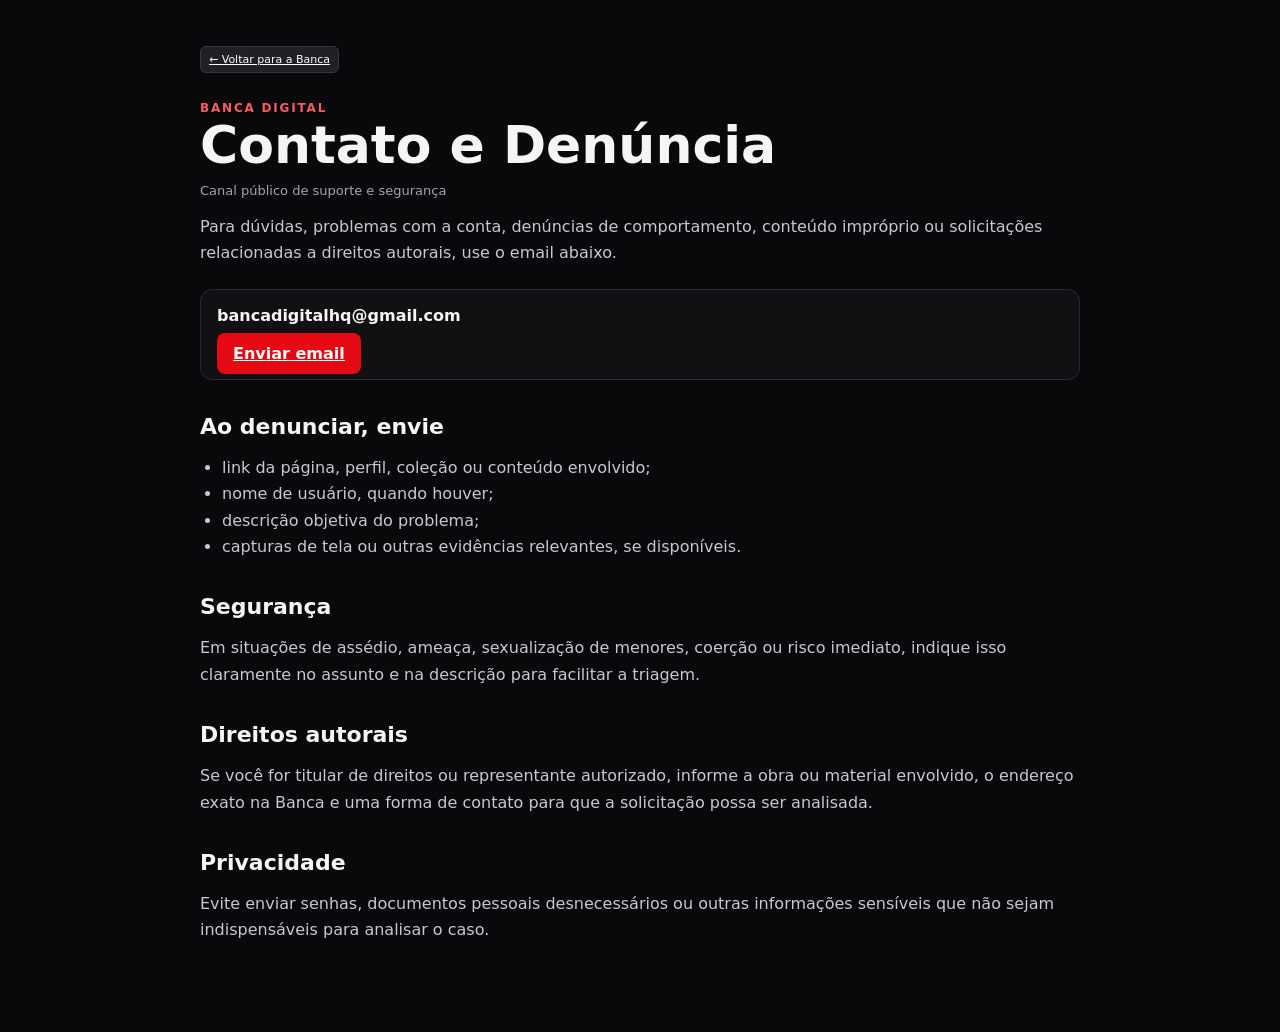
<file: contato.html>
<!doctype html>
<html lang="pt-BR">
<head>
  <meta charset="utf-8">
  <meta name="viewport" content="width=device-width, initial-scale=1">
  <link rel="icon" type="image/png" href="assets/barracavermelhaicon.png?v=2">
  <link rel="stylesheet" href="css/style.css?v=2.2.10.256-public-trust">
  <title>Contato e Denúncia — Banca Digital</title>
  <meta name="description" content="Canal de contato, suporte e denúncias da Banca Digital.">
</head>
<body>
  <main class="legal-page">
    <a class="small-btn legal-back" href="./">← Voltar para a Banca</a>
    <div class="eyebrow">Banca Digital</div>
    <h1>Contato e Denúncia</h1>
    <div class="legal-meta">Canal público de suporte e segurança</div>

    <p>Para dúvidas, problemas com a conta, denúncias de comportamento, conteúdo impróprio ou solicitações relacionadas a direitos autorais, use o email abaixo.</p>

    <div class="legal-callout">
      <strong>bancadigitalhq@gmail.com</strong><br><br>
      <a class="btn btn-danger" href="mailto:bancadigitalhq@gmail.com?subject=Contato%20-%20Banca%20Digital">Enviar email</a>
    </div>

    <h2>Ao denunciar, envie</h2>
    <ul>
      <li>link da página, perfil, coleção ou conteúdo envolvido;</li>
      <li>nome de usuário, quando houver;</li>
      <li>descrição objetiva do problema;</li>
      <li>capturas de tela ou outras evidências relevantes, se disponíveis.</li>
    </ul>

    <h2>Segurança</h2>
    <p>Em situações de assédio, ameaça, sexualização de menores, coerção ou risco imediato, indique isso claramente no assunto e na descrição para facilitar a triagem.</p>

    <h2>Direitos autorais</h2>
    <p>Se você for titular de direitos ou representante autorizado, informe a obra ou material envolvido, o endereço exato na Banca e uma forma de contato para que a solicitação possa ser analisada.</p>

    <h2>Privacidade</h2>
    <p>Evite enviar senhas, documentos pessoais desnecessários ou outras informações sensíveis que não sejam indispensáveis para analisar o caso.</p>
  </main>
</body>
</html>
</file>
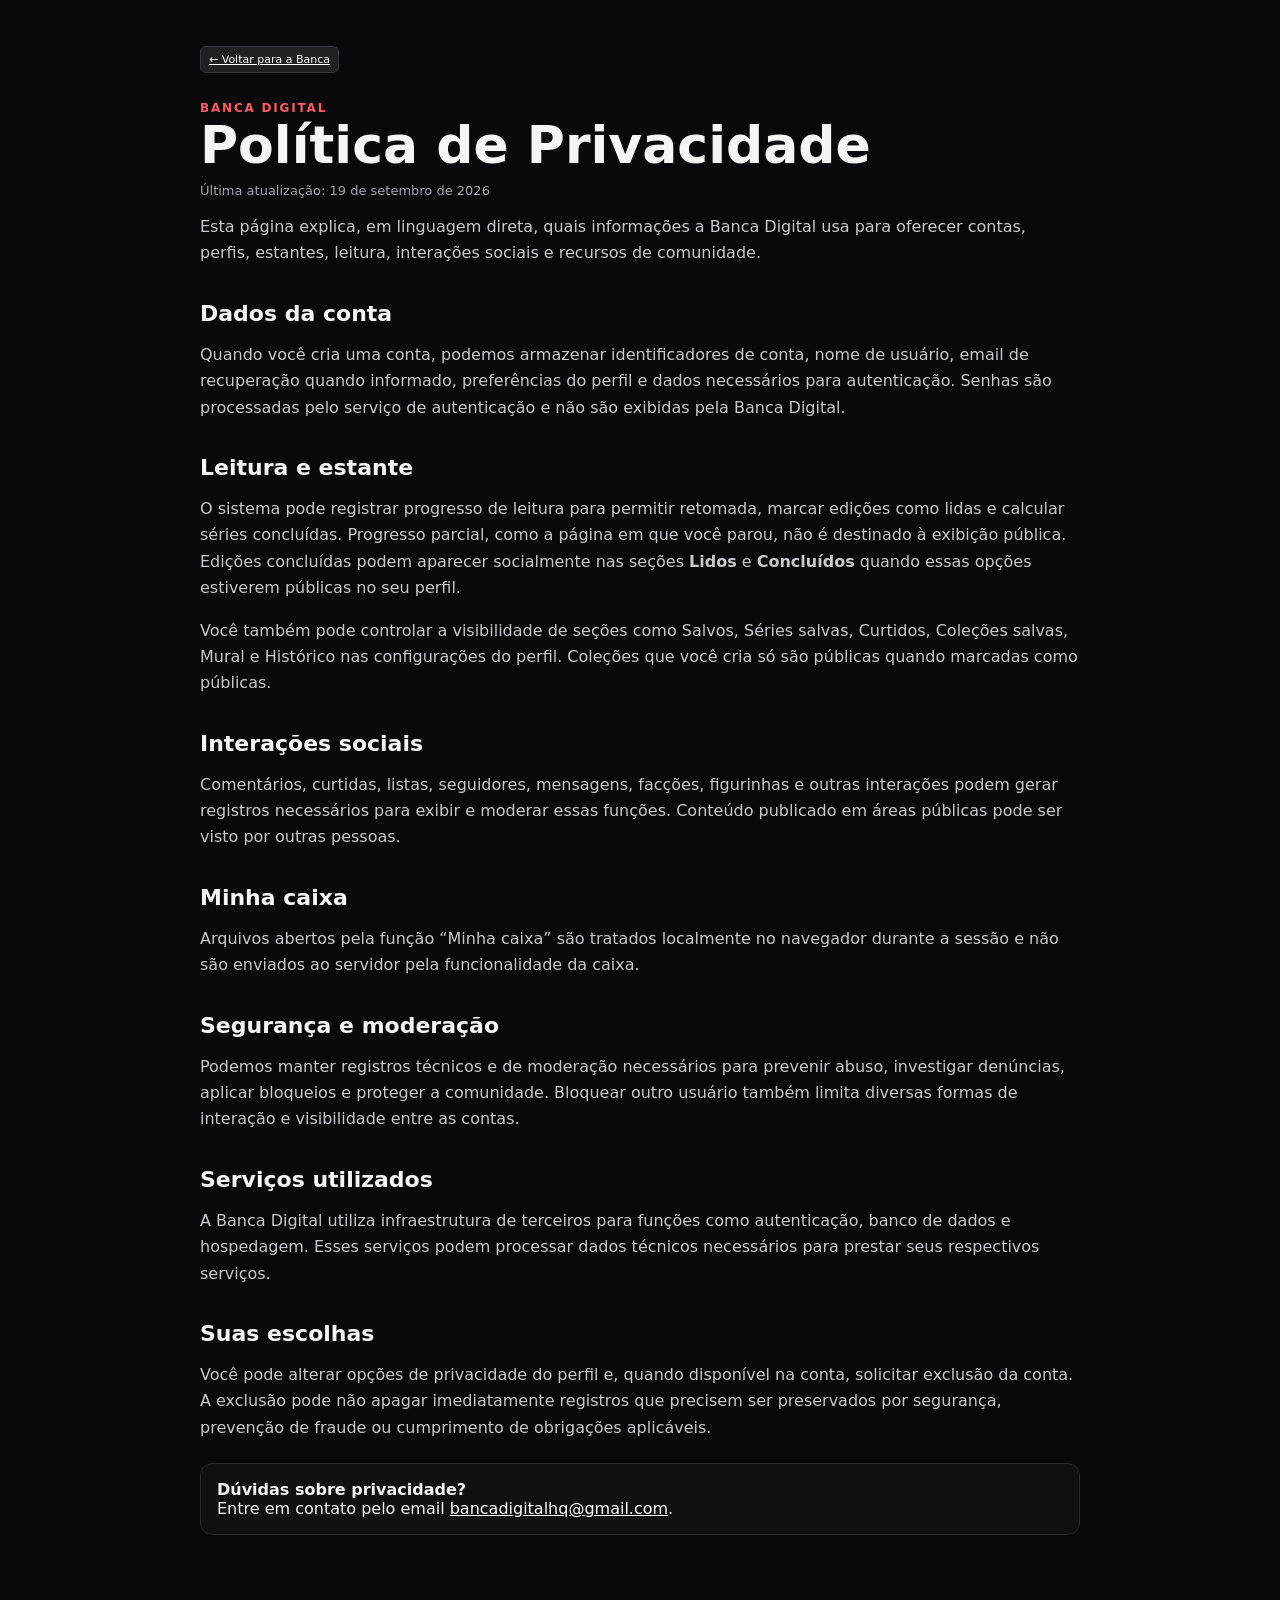
<file: privacidade.html>
<!doctype html>
<html lang="pt-BR">
<head>
  <meta charset="utf-8">
  <meta name="viewport" content="width=device-width, initial-scale=1">
  <link rel="icon" type="image/png" href="assets/barracavermelhaicon.png?v=2">
  <link rel="stylesheet" href="css/style.css?v=2.2.10.256-public-trust">
  <title>Política de Privacidade — Banca Digital</title>
  <meta name="description" content="Como a Banca Digital trata dados, perfis públicos e histórico de leitura.">
</head>
<body>
  <main class="legal-page">
    <a class="small-btn legal-back" href="./">← Voltar para a Banca</a>
    <div class="eyebrow">Banca Digital</div>
    <h1>Política de Privacidade</h1>
    <div class="legal-meta">Última atualização: 19 de setembro de 2026</div>

    <p>Esta página explica, em linguagem direta, quais informações a Banca Digital usa para oferecer contas, perfis, estantes, leitura, interações sociais e recursos de comunidade.</p>

    <h2>Dados da conta</h2>
    <p>Quando você cria uma conta, podemos armazenar identificadores de conta, nome de usuário, email de recuperação quando informado, preferências do perfil e dados necessários para autenticação. Senhas são processadas pelo serviço de autenticação e não são exibidas pela Banca Digital.</p>

    <h2>Leitura e estante</h2>
    <p>O sistema pode registrar progresso de leitura para permitir retomada, marcar edições como lidas e calcular séries concluídas. Progresso parcial, como a página em que você parou, não é destinado à exibição pública. Edições concluídas podem aparecer socialmente nas seções <strong>Lidos</strong> e <strong>Concluídos</strong> quando essas opções estiverem públicas no seu perfil.</p>

    <p>Você também pode controlar a visibilidade de seções como Salvos, Séries salvas, Curtidos, Coleções salvas, Mural e Histórico nas configurações do perfil. Coleções que você cria só são públicas quando marcadas como públicas.</p>

    <h2>Interações sociais</h2>
    <p>Comentários, curtidas, listas, seguidores, mensagens, facções, figurinhas e outras interações podem gerar registros necessários para exibir e moderar essas funções. Conteúdo publicado em áreas públicas pode ser visto por outras pessoas.</p>

    <h2>Minha caixa</h2>
    <p>Arquivos abertos pela função “Minha caixa” são tratados localmente no navegador durante a sessão e não são enviados ao servidor pela funcionalidade da caixa.</p>

    <h2>Segurança e moderação</h2>
    <p>Podemos manter registros técnicos e de moderação necessários para prevenir abuso, investigar denúncias, aplicar bloqueios e proteger a comunidade. Bloquear outro usuário também limita diversas formas de interação e visibilidade entre as contas.</p>

    <h2>Serviços utilizados</h2>
    <p>A Banca Digital utiliza infraestrutura de terceiros para funções como autenticação, banco de dados e hospedagem. Esses serviços podem processar dados técnicos necessários para prestar seus respectivos serviços.</p>

    <h2>Suas escolhas</h2>
    <p>Você pode alterar opções de privacidade do perfil e, quando disponível na conta, solicitar exclusão da conta. A exclusão pode não apagar imediatamente registros que precisem ser preservados por segurança, prevenção de fraude ou cumprimento de obrigações aplicáveis.</p>

    <div class="legal-callout"><strong>Dúvidas sobre privacidade?</strong><br>Entre em contato pelo email <a href="mailto:bancadigitalhq@gmail.com?subject=Privacidade%20-%20Banca%20Digital">bancadigitalhq@gmail.com</a>.</div>
  </main>
</body>
</html>
</file>
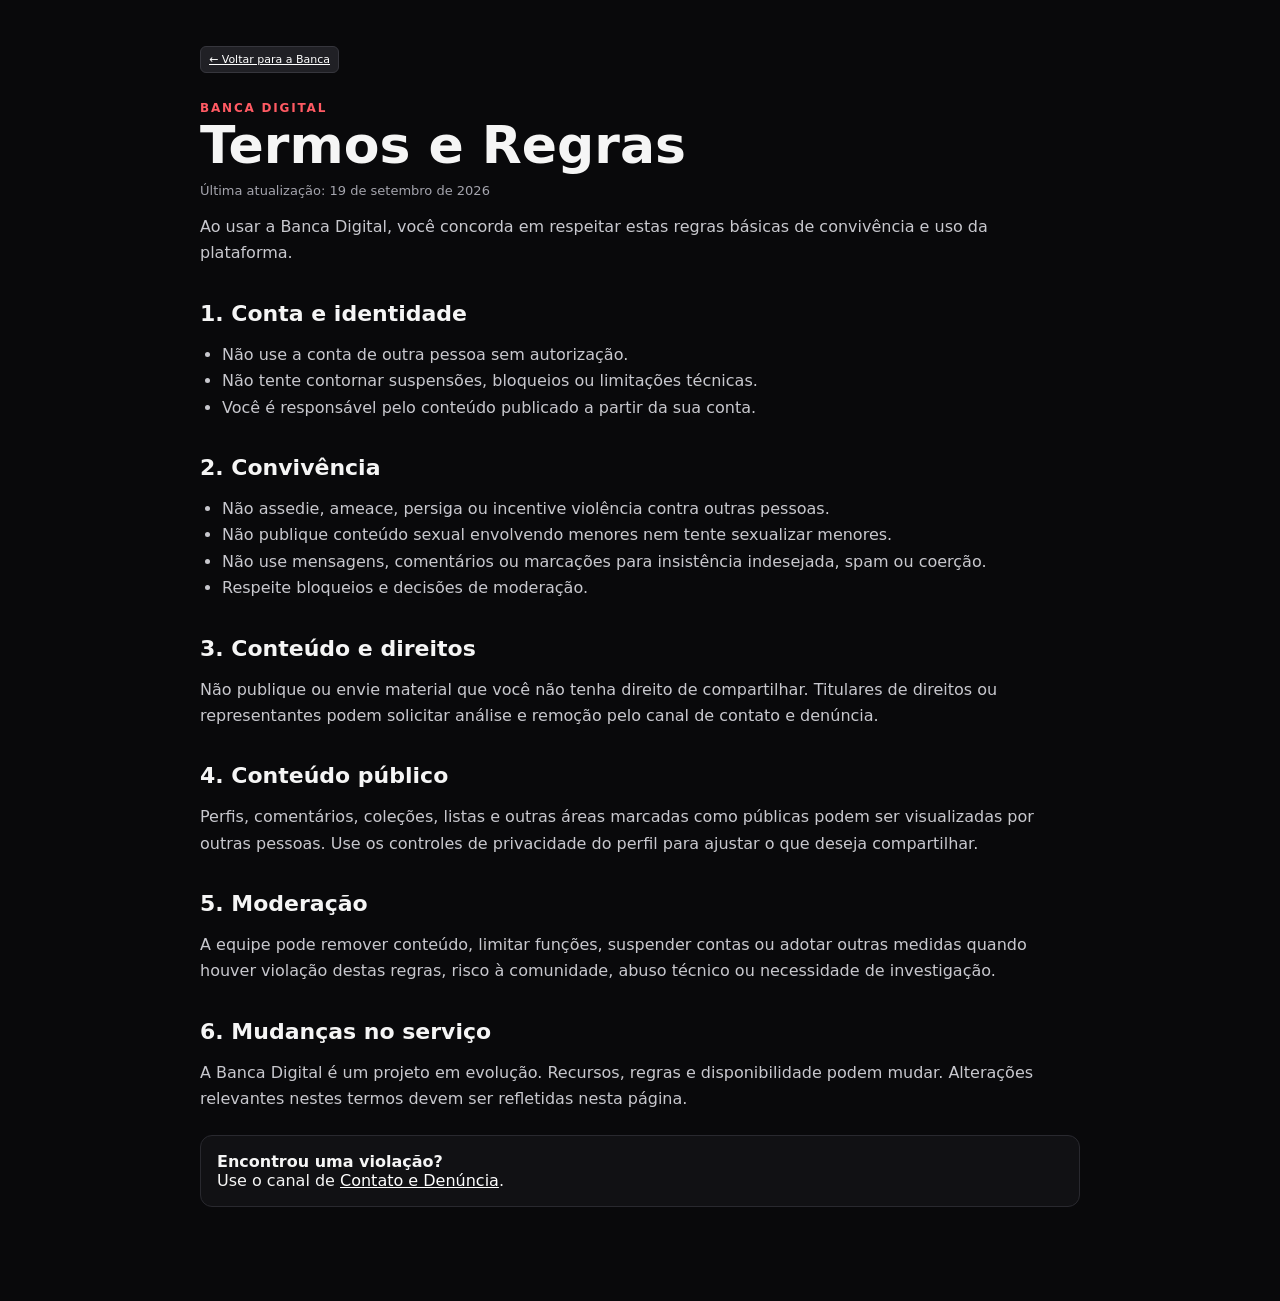
<file: termos.html>
<!doctype html>
<html lang="pt-BR">
<head>
  <meta charset="utf-8">
  <meta name="viewport" content="width=device-width, initial-scale=1">
  <link rel="icon" type="image/png" href="assets/barracavermelhaicon.png?v=2">
  <link rel="stylesheet" href="css/style.css?v=2.2.10.256-public-trust">
  <title>Termos e Regras — Banca Digital</title>
  <meta name="description" content="Regras básicas de uso e convivência da Banca Digital.">
</head>
<body>
  <main class="legal-page">
    <a class="small-btn legal-back" href="./">← Voltar para a Banca</a>
    <div class="eyebrow">Banca Digital</div>
    <h1>Termos e Regras</h1>
    <div class="legal-meta">Última atualização: 19 de setembro de 2026</div>

    <p>Ao usar a Banca Digital, você concorda em respeitar estas regras básicas de convivência e uso da plataforma.</p>

    <h2>1. Conta e identidade</h2>
    <ul>
      <li>Não use a conta de outra pessoa sem autorização.</li>
      <li>Não tente contornar suspensões, bloqueios ou limitações técnicas.</li>
      <li>Você é responsável pelo conteúdo publicado a partir da sua conta.</li>
    </ul>

    <h2>2. Convivência</h2>
    <ul>
      <li>Não assedie, ameace, persiga ou incentive violência contra outras pessoas.</li>
      <li>Não publique conteúdo sexual envolvendo menores nem tente sexualizar menores.</li>
      <li>Não use mensagens, comentários ou marcações para insistência indesejada, spam ou coerção.</li>
      <li>Respeite bloqueios e decisões de moderação.</li>
    </ul>

    <h2>3. Conteúdo e direitos</h2>
    <p>Não publique ou envie material que você não tenha direito de compartilhar. Titulares de direitos ou representantes podem solicitar análise e remoção pelo canal de contato e denúncia.</p>

    <h2>4. Conteúdo público</h2>
    <p>Perfis, comentários, coleções, listas e outras áreas marcadas como públicas podem ser visualizadas por outras pessoas. Use os controles de privacidade do perfil para ajustar o que deseja compartilhar.</p>

    <h2>5. Moderação</h2>
    <p>A equipe pode remover conteúdo, limitar funções, suspender contas ou adotar outras medidas quando houver violação destas regras, risco à comunidade, abuso técnico ou necessidade de investigação.</p>

    <h2>6. Mudanças no serviço</h2>
    <p>A Banca Digital é um projeto em evolução. Recursos, regras e disponibilidade podem mudar. Alterações relevantes nestes termos devem ser refletidas nesta página.</p>

    <div class="legal-callout"><strong>Encontrou uma violação?</strong><br>Use o canal de <a href="contato.html">Contato e Denúncia</a>.</div>
  </main>
</body>
</html>
</file>
<file: css/style.css>
:root {
  --bg: #09090b;
  --surface: #111114;
  --surface-2: #18181c;
  --surface-3: #232329;
  --text: #f5f5f5;
  --muted: #a4a4ad;
  --accent: #e50914;
  --accent-2: #ff3340;
  --line: #29292f;
  --max: 1500px;
  --radius: 12px;
  --media-card-width: 215px;
}

.admin-novelty-badge { padding: 16px 0; margin-bottom: 16px; border-bottom: 1px solid var(--line); }
.admin-novelty-badge h3 { margin: 0 0 12px; font-size: 18px; }
.admin-novelty-badge .field { max-width: 300px; }
.admin-novelty-badge input { width: 100%; }
.admin-novelty-badge p { min-height: 20px; color: var(--muted); overflow-wrap: anywhere; }
.admin-link-checker { padding: 16px 0; margin-bottom: 16px; border-bottom: 1px solid var(--line); }
.admin-link-checker h3 { margin: 0 0 12px; font-size: 18px; }
.admin-link-checker label { display: flex; align-items: center; gap: 10px; }
.admin-link-checker input { width: 18px; height: 18px; accent-color: var(--accent); }
.admin-link-checker p { min-height: 20px; color: var(--muted); overflow-wrap: anywhere; }

.shelf-media-tabs { display: flex; gap: 8px; margin: 8px 0 24px; border-bottom: 1px solid var(--line); padding-bottom: 10px; }
.shelf-media-tabs .small-btn.is-active { background: var(--accent); color: white; border-color: var(--accent); }
.shelf-tab-panel[hidden] { display: none; }
.top10-section { column-count: 2; column-gap: 18px; margin-top: 0; }
.top10-section > .section-head, .top10-section > .empty { column-span: all; }
.top10-section > .top10-list-card { break-inside: avoid; margin: 0 0 18px; }
.top10-list-card { margin-top: 18px; padding: 18px; border: 1px solid var(--line); border-radius: 14px; background: linear-gradient(145deg, rgba(180,93,101,.12), rgba(255,255,255,.025)); }
.top10-list-card[draggable="true"] { cursor: grab; }
.top10-list-card[draggable="true"]:active { cursor: grabbing; }
.top10-list-card.is-list-dragging { opacity: .5; border-color: var(--accent); }
.top10-list-card .section-head { justify-content: flex-start; gap: 8px; margin: 0; align-items: flex-start; }
.top10-list-card .section-head > div:first-child { flex: 1 1 auto; min-width: 0; margin-right: auto; }
.top10-list-card .section-head > .small-btn + .small-btn { margin-left: 0; }
.top10-list-actions { display: flex; align-items: center; align-self: flex-start; flex: 0 0 auto; flex-wrap: nowrap; gap: 5px; margin-left: auto; }
.top10-list-actions .shelf-visibility { margin-right: 2px; }
.top10-list-card h3 { min-width: 0; margin: 0; overflow: hidden; font-size: 20px; text-overflow: ellipsis; white-space: nowrap; }
.top10-list-card.is-shared-target { border-color: var(--accent); box-shadow: 0 0 0 2px rgba(229,9,20,.18); }
.top10-shared-label { display: block; margin-top: 4px; color: var(--accent-2); font-size: 11px; font-weight: 800; }
.top10-reason { display: inline-block; margin-top: 4px; color: #ffd45c; font-size: 12px; font-weight: 800; white-space: nowrap; }
.top10-list-card .shelf-visibility.is-mutable { color: #ffd45c; }
.top10-items { display: grid; gap: 8px; margin: 16px 0 0; padding: 0; list-style: none; counter-reset: top10; }
.top10-item { display: flex; align-items: center; gap: 12px; min-width: 0; min-height: 58px; padding: 7px 9px; border: 1px solid var(--line); border-radius: 10px; background: var(--surface); }
.top10-item { counter-increment: top10; }
.top10-item::before { content: counter(top10); display: grid; place-items: center; flex: 0 0 28px; color: #ffbd72; font-size: 19px; font-weight: 900; }
.top10-item .top10-rank { display: none; }
.top10-item[draggable="true"] { cursor: grab; }
.top10-item[draggable="true"]:active { cursor: grabbing; }
.top10-item.is-dragging { opacity: .45; border-color: var(--accent); }
.public-top10-panel .top10-item, .public-profile-page [data-public-shelf-tab-panel="top10"] .top10-item, .public-profile-page [data-shelf-tab-panel="top10"] .top10-item { cursor: pointer; transition: border-color .18s, background .18s, transform .18s; }
.public-top10-panel .top10-item:hover, .public-top10-panel .top10-item:focus-visible, .public-profile-page [data-public-shelf-tab-panel="top10"] .top10-item:hover, .public-profile-page [data-public-shelf-tab-panel="top10"] .top10-item:focus-visible, .public-profile-page [data-shelf-tab-panel="top10"] .top10-item:hover, .public-profile-page [data-shelf-tab-panel="top10"] .top10-item:focus-visible { border-color: var(--accent); background: var(--surface-2); transform: translateY(-1px); outline: none; }
.top10-item img { width: 42px; height: 52px; border-radius: 6px; object-fit: cover; background: var(--surface-2); }
.top10-rank { display: grid; place-items: center; width: 28px; color: #ffbd72; font-size: 19px; font-weight: 900; }
.top10-item strong { min-width: 0; overflow: hidden; text-overflow: ellipsis; white-space: nowrap; }
.top10-story-title { flex: 1 1 50%; min-width: 0; max-width: 50%; overflow: hidden; text-overflow: ellipsis; white-space: nowrap; }
.top10-story-meta { flex: 0 0 auto; color: var(--muted); font-size: 12px; white-space: nowrap; }
.top10-vote-actions { display: flex; flex: 0 0 auto; flex-wrap: wrap; gap: 3px; margin-left: auto; }
.top10-vote-actions[data-top10-vote-target="edition"] { flex: 0 0 auto; }
.top10-item-actions .top10-vote-actions { flex: 0 0 auto; flex-wrap: nowrap; margin-left: 0; }
.top10-vote-actions .small-btn { padding: 5px 7px; font-size: 12px; }
.top10-vote-count { padding: 5px 4px; color: var(--muted); font-size: 12px; white-space: nowrap; }
.top10-vote-actions .small-btn.is-active { border-color: var(--accent); background: rgba(229,9,20,.16); }
.top10-item:has(.top10-story-meta) .top10-item-actions { flex: 0 0 auto; flex-wrap: nowrap; gap: 3px; margin-left: 3px; }
.top10-item-actions { display: flex; flex-wrap: wrap; gap: 5px; margin-left: auto; }
.top10-item-actions [data-top10-remove] { min-width: 32px; padding-inline: 8px; font-size: 19px; line-height: 1; }
.top10-item-actions [data-top10-move] { display: none; }
.top10-add-form { position: relative; margin-top: 14px; }
.top10-character-filters { margin: 0 0 10px; padding: 10px; border: 1px solid var(--line); border-radius: 8px; background: rgba(255,255,255,.025); }
.top10-character-filters legend { padding: 0 5px; color: var(--muted); font-size: 11px; font-weight: 800; }
.top10-character-filter-options { display: flex; flex-wrap: wrap; gap: 6px 12px; }
.top10-character-filter-options .checkbox-inline { margin: 0; color: var(--text); font-size: 12px; }
.top10-comments-modal { width: min(100%, 680px); }
.top10-comments-list { display: grid; gap: 10px; max-height: 430px; overflow-y: auto; margin: 14px 0; }
.top10-list-comment { display: flex; gap: 10px; padding: 11px; border: 1px solid var(--line); border-radius: 9px; background: var(--surface-2); }
.top10-list-comment .comment-avatar { flex: 0 0 auto; }
.top10-list-comment-body { min-width: 0; flex: 1; }
.top10-list-comment-footer { display: flex; align-items: center; gap: 9px; }
.top10-list-comment-footer .comment-delete-action { margin-left: auto; }
.top10-list-comment.is-reply { margin-left: 28px; }
.top10-list-reply-form { margin-top: 10px; }
.top10-list-comment p { margin: 5px 0; white-space: pre-wrap; overflow-wrap: anywhere; }
.top10-add-form input {
  width: 100%; min-height: 42px; box-sizing: border-box; padding: 10px 12px;
  border: 1px solid #303037; border-radius: 8px;
  background: #1a1a1f; color: var(--text);
  transition: border-color .18s, box-shadow .18s, background .18s;
}
.top10-add-form input::placeholder { color: #85858e; }
.top10-add-form input:hover { border-color: #555562; }
.top10-add-form input:focus { border-color: var(--accent); background: #202026; box-shadow: 0 0 0 3px rgba(229,9,20,.16); outline: none; }
.site-dialog-modal [data-top10-edit-form] > .field + .field { margin-top: 16px; }
.top10-suggestions { display: grid; gap: 4px; margin-top: 5px; }
.top10-suggestion { padding: 8px 10px; border: 1px solid var(--line); border-radius: 7px; background: var(--surface-2); color: var(--text); text-align: left; cursor: pointer; }
.top10-suggestion:hover, .top10-suggestion:focus-visible { border-color: var(--accent); background: rgba(229,9,20,.14); outline: none; }
.top10-no-suggestions { padding: 7px 10px; color: var(--muted); font-size: 12px; }
.top10-type-actions { justify-content: flex-start; flex-wrap: wrap; }
.top10-new-list-options { display: flex; flex-wrap: wrap; gap: 8px; margin-top: 18px; }
.top10-new-list-label { flex: 0 0 100%; color: var(--muted); font-size: 12px; font-weight: 800; }
.top10-new-list-filters { margin-top: 18px; }
@media (max-width: 600px) { .top10-item { gap: 7px; } .top10-item-actions { flex-direction: column; } }
@media (max-width: 760px) { .top10-section { column-count: 1; } }
.profile-wall-description { min-height: 90px; padding: 18px; border: 1px solid var(--line); border-radius: 10px; background: var(--surface); color: var(--text); line-height: 1.6; white-space: pre-wrap; overflow-wrap: anywhere; word-break: break-word; }
.profile-wall-comments-head { margin-top: 26px; }
.profile-wall-comments { display: grid; gap: 9px; }
.profile-wall-comment { padding: 12px; border: 1px solid var(--line); border-radius: 9px; background: var(--surface); }
.profile-wall-replies { display: grid; gap: 8px; margin: 10px 0 0 28px; padding-left: 12px; border-left: 2px solid rgba(255,255,255,.1); }
.profile-wall-replies[hidden] { display: none; }
.profile-wall-comment.is-reply { background: rgba(255,255,255,.025); }
.profile-wall-comment .comment-author-row { align-items: center; }
.profile-wall-comment p { margin: 8px 0 0; color: #ccc; line-height: 1.5; white-space: pre-wrap; }
.profile-wall-comment-form { margin: 12px 0 18px; }
.saved-publishers-list { display: grid; gap: 8px; max-height: 300px; overflow-y: auto; padding: 2px 6px 8px 2px; scrollbar-width: thin; scrollbar-color: #74747d #111114; }
.saved-publisher-card { display: flex; align-items: center; justify-content: space-between; gap: 12px; padding: 12px 14px; border: 1px solid var(--line); border-radius: 9px; background: var(--surface); }
.saved-publishers-list::-webkit-scrollbar { width: 10px; }
.saved-publishers-list::-webkit-scrollbar-track { border-radius: 999px; background: #111114; }
.saved-publishers-list::-webkit-scrollbar-thumb { border: 2px solid #111114; border-radius: 999px; background: #74747d; }
.saved-publisher-card { transition: border-color .18s ease, box-shadow .18s ease, transform .18s ease; }
.saved-publisher-card:hover, .saved-publisher-card:focus-visible, .saved-publisher-card:focus-within { border-color: var(--accent) !important; box-shadow: 0 0 0 3px rgba(229,9,20,.14); outline: none; }
.saved-character-card { cursor: pointer; }
.saved-character-card:hover, .saved-character-card:focus-visible { border-color: #b45d65; box-shadow: 0 0 0 3px rgba(180,93,101,.12); outline: none; }
.saved-publisher-entity-card, .saved-imprint-card { cursor: pointer; }
.saved-publisher-entity-card:hover, .saved-publisher-entity-card:focus-visible, .saved-imprint-card:hover, .saved-imprint-card:focus-visible { border-color: #b45d65; box-shadow: 0 0 0 3px rgba(180,93,101,.12); outline: none; }
.saved-publisher-card strong { color: var(--text); }
.saved-entity-image { flex: 0 0 48px; width: 48px; height: 64px; object-fit: cover; border-radius: 6px; background: var(--surface-2); }
.saved-entity-copy { display: flex; align-items: center; justify-content: space-between; gap: 12px; min-width: 0; flex: 1; }
.saved-publisher-card .saved-entity-copy { flex-wrap: wrap; }
.saved-entity-copy strong { min-width: 0; overflow: hidden; text-overflow: ellipsis; white-space: nowrap; }
.saved-characters .saved-entity-copy { flex-wrap: wrap; }
.saved-entity-actions { display: flex; flex-wrap: wrap; gap: 8px; margin-left: auto; }
.saved-characters .saved-entity-copy .small-btn { white-space: nowrap; }
.profile-activity-list { display: grid; gap: 8px; }
.profile-activity-item { display: flex; align-items: flex-start; gap: 12px; padding: 13px 15px; border: 1px solid var(--line); border-radius: 10px; background: var(--surface); }
.profile-activity-icon { display: grid; flex: 0 0 30px; width: 30px; height: 30px; place-items: center; border-radius: 50%; background: rgba(229, 9, 20, .14); color: #ff8990; font-size: 15px; }
.profile-activity-copy { min-width: 0; flex: 1; color: var(--muted); font-size: 12px; line-height: 1.45; }
.profile-activity-copy strong { color: var(--text); }
.profile-activity-copy a { color: #ffd45c; font-weight: 700; }
.profile-activity-copy p { margin: 5px 0 0; color: #d0d0d5; white-space: pre-wrap; }
.profile-activity-copy time { display: block; margin-top: 5px; color: var(--muted); font-size: 10px; }
.public-collections-grid { display: grid; grid-template-columns: repeat(auto-fit, minmax(250px, 320px)); justify-content: start; gap: 14px; }
.public-shelf-collection-card { display: flex; min-height: 116px; overflow: hidden; border: 1px solid var(--line); border-radius: 10px; background: var(--surface); cursor: pointer; transition: transform .18s ease, border-color .18s ease; }
.public-shelf-collection-card:hover, .public-shelf-collection-card:focus-visible { transform: translateY(-2px); border-color: var(--accent); outline: none; }
.public-shelf-collection-cover { position: relative; flex: 0 0 110px; width: 110px; height: 110px; align-self: flex-start; aspect-ratio: 1 / 1; background: linear-gradient(135deg, #25252b, #111116); background-position: center; background-size: cover; }
.public-shelf-collection-cover-image { display: block; width: 100%; height: 100%; object-fit: cover; }
.public-shelf-collection-info { min-width: 0; padding: 13px; }
.public-shelf-collection-info h3 { margin: 4px 0; font-size: 16px; }
.public-shelf-collection-info p { margin: 0 0 9px; color: var(--muted); font-size: 12px; }
.public-shelf-collection-info .shelf-section-actions { display: flex; flex-wrap: wrap; gap: 5px; }
.saved-public-collections .public-collections-grid { display: grid; grid-template-columns: minmax(0, 1fr); gap: 8px; max-height: 300px; overflow-x: hidden; overflow-y: auto; padding: 2px 6px 8px 2px; scrollbar-width: thin; scrollbar-color: #74747d #111114; }
.saved-public-collections .public-collections-grid::-webkit-scrollbar { width: 10px; }
.saved-public-collections .public-collections-grid::-webkit-scrollbar-track { border-radius: 999px; background: #111114; }
.saved-public-collections .public-collections-grid::-webkit-scrollbar-thumb { border: 2px solid #111114; border-radius: 999px; background: #74747d; }
.saved-public-collections .public-shelf-collection-card { position: relative; width: 100%; box-sizing: border-box; min-height: 88px; }
.saved-public-collections .public-collections-grid > .public-shelf-collection-card { left: 0; }
.saved-public-collections .public-shelf-collection-cover { flex-basis: 48px; width: 48px; height: 64px; margin: 12px 0 12px 14px; border-radius: 6px; }
.saved-public-collections .public-shelf-collection-card { padding-right: 210px; }
.saved-public-collections .public-shelf-collection-info { padding: 10px 12px; }
.saved-public-collections .public-shelf-collection-info h3 { margin: 2px 0 4px; font-size: 14px; }
.saved-public-collections .public-shelf-collection-info p { margin-bottom: 6px; font-size: 11px; }
.saved-public-collections .public-shelf-collection-info .shelf-section-actions { position: absolute; top: 50%; right: 12px; display: flex; flex-wrap: wrap; align-items: center; justify-content: flex-end; gap: 4px; max-width: 190px; transform: translateY(-50%); }
.saved-public-collections .public-shelf-collection-info .shelf-section-actions .small-btn { text-align: center; }
@media (max-width: 600px) { .saved-public-collections .public-shelf-collection-card { padding-right: 136px; } .saved-public-collections .public-shelf-collection-info .shelf-section-actions { flex-direction: column; align-items: stretch; width: 112px; } }
.featured-collections-rail .public-shelf-collection-card {
  position: relative; display: block; aspect-ratio: 1 / 1; min-height: 0;
}
.featured-collections-rail .public-shelf-collection-cover {
  position: absolute; inset: 0; width: auto; height: auto; aspect-ratio: auto;
}
.featured-collections-rail .public-shelf-collection-info {
  position: absolute; right: 0; bottom: 0; left: 0; z-index: 1;
  padding: 26px 14px 14px; background: linear-gradient(0deg, rgba(10,10,13,.98) 0%, rgba(10,10,13,.08) 100%);
}
* { box-sizing: border-box; }
html, body { overscroll-behavior-x: none; }
html { scroll-behavior: smooth; }
body {
  margin: 0;
  background: var(--bg);
  color: var(--text);
  font-family: Inter, system-ui, -apple-system, BlinkMacSystemFont, "Segoe UI", sans-serif;
}
html.modal-open, body.modal-open {
  height: 100%;
  overflow: hidden !important;
  overscroll-behavior: none;
}
body.modal-open #app { height: 100vh; max-height: 100vh; overflow: hidden; }
button, input, select, textarea { font: inherit; }
button { cursor: pointer; }
button:focus-visible, input:focus-visible, textarea:focus-visible, select:focus-visible {
  outline: 2px solid var(--accent-2);
  outline-offset: 2px;
}

.topbar {
  position: sticky;
  top: 0;
  z-index: 50;
  height: 68px;
  display: flex;
  align-items: center;
  gap: 30px;
  padding: 0 4vw;
  background: rgba(9,9,11,.94);
  backdrop-filter: blur(18px);
  border-bottom: 1px solid rgba(255,255,255,.05);
}
.brand {
  display: flex;
  align-items: center;
  gap: 9px;
  color: white;
  text-decoration: none;
  font-weight: 800;
  font-size: 19px;
  white-space: nowrap;
}
.brand-mark {
  display: grid;
  place-items: center;
  width: 34px;
  height: 34px;
  background: var(--accent);
  border-radius: 7px;
  font-size: 12px;
  transform: rotate(-3deg);
}
.brand-logo { width: 100%; height: 100%; object-fit: contain; border-radius: 6px; display: block; }
.brand-accent { color: #ff5962; }
.topbar > .brand, .topbar .nav-link, .topbar .top-actions > button { transition: opacity .16s ease, color .16s ease, background .16s ease; }
.topbar.is-offline { pointer-events: none; }
.topbar.is-offline > .brand, .topbar.is-offline .nav-link, .topbar.is-offline .top-actions > button { opacity: .42; }
.topbar.is-offline .top-actions > .downloads-header-btn { pointer-events: auto; opacity: 1; }
.main-nav { display: flex; gap: 6px; align-items: center; flex: 1; }
.nav-link {
  color: #c6c6cc;
  background: transparent;
  border: 0;
  padding: 9px 11px;
  border-radius: 7px;
}
.nav-link:hover, .nav-link.active { color: white; background: #17171b; }
.top-actions { display: flex; gap: 8px; align-items: center; }
.top-actions > .icon-btn, .top-actions > .reader-btn {
  display: grid;
  place-items: center;
  width: 40px;
  height: 40px;
  padding: 0;
  line-height: 1;
}
.icon-btn, .reader-btn, .avatar {
  border: 1px solid var(--line);
  background: var(--surface-2);
  color: white;
  border-radius: 8px;
}
.icon-btn { width: 40px; height: 40px; font-size: 24px; }
.top-actions > .icon-btn[data-action="focus-search"] { line-height: 0; padding-bottom: 4px; }
.notification-bell { position: relative; display: grid; place-items: center; padding: 0; }
.staff-activity-button { position: relative; display: grid; place-items: center; padding: 0; }
.staff-activity-badge { position: absolute; top: -5px; right: -5px; min-width: 17px; height: 17px; padding: 0 4px; border: 2px solid var(--surface-2); border-radius: 999px; background: #ffd45c; color: #18151b; font-size: 9px; font-weight: 800; line-height: 13px; text-align: center; }
.staff-activity-badge[hidden] { display: none !important; }
.notification-tabs { display: flex; gap: 8px; margin: 0 0 14px; border-bottom: 1px solid var(--line); padding-bottom: 10px; }
.notification-tab.is-active { border-color: var(--accent); color: white; }
.staff-activity-list { display: grid; gap: 8px; }
.staff-activity-item { padding: 12px 14px; border: 1px solid var(--line); border-radius: 10px; background: var(--surface); }
.staff-activity-item header { display: flex; justify-content: space-between; gap: 12px; color: var(--muted); font-size: 11px; }
.staff-activity-item strong { display: block; margin: 5px 0; }
.staff-activity-item p { margin: 0; color: #d0d0d5; font-size: 12px; }
.staff-activity-item small { display: block; margin-top: 8px; color: var(--muted); }
.bot-cover-preview { display: flex; align-items: center; gap: 10px; margin-top: 10px; }
.bot-cover-preview img { width: 54px; height: 78px; object-fit: cover; border: 1px solid var(--line); border-radius: 6px; background: #111; }
.bot-cover-preview a { color: var(--accent); font-size: 12px; }
.staff-activity-actions { display: flex; gap: 6px; margin-top: 10px; }
.notification-bell-icon { line-height: 1; font-size: 19px; }
.notification-badge { position: absolute; top: -5px; right: -5px; min-width: 17px; height: 17px; padding: 0 4px; border: 2px solid var(--surface-2); border-radius: 999px; background: #e50914; color: white; font-size: 9px; font-weight: 800; line-height: 13px; text-align: center; }
.messages-header-btn { position: relative; min-width: 42px; font-size: 19px; line-height: 1; }
.message-badge { display: inline-flex; align-items: center; justify-content: center; min-width: 17px; height: 17px; padding: 0 4px; border: 2px solid var(--surface-2); border-radius: 999px; background: #e50914; color: white; font-size: 9px; font-weight: 800; line-height: 13px; text-align: center; }
.message-badge[hidden], .notification-badge[hidden] { display: none !important; }
.messages-header-btn .message-badge { position: absolute; top: -5px; right: -5px; }
.downloads-header-btn { position: relative; min-width: 42px; font-size: 24px; font-weight: 900; line-height: 1; -webkit-text-stroke: .55px currentColor; }
.ranking-header-btn { min-width: 42px; font-size: 22px; line-height: 1; }
.random-header-btn { min-width: 42px; font-size: 22px; line-height: 1; }
.downloads-header-btn.is-downloaded { color: #79e68d; }
.downloads-header-btn.is-downloading { animation: download-pulse 1s ease-in-out infinite; }
.download-badge { position: absolute; top: -5px; right: -5px; min-width: 17px; height: 17px; border-radius: 999px; background: #8af0ad; color: #111; font-size: 9px; }
.reader-btn { padding: 9px 12px; }
.card-download { position: absolute; top: 9px; right: 44px; z-index: 2; width: 30px; height: 30px; padding: 0; border: 0; border-radius: 50%; background: rgba(0,0,0,.58); color: #aaa; font-size: 20px; font-weight: 900; line-height: 30px; cursor: pointer; opacity: .62; -webkit-text-stroke: .55px currentColor; }
.card-download-admin-offset { right: 79px; }
.card-download:hover { color: #ddd; opacity: .9; }
.card-download.is-downloaded { border: 2px solid #fff; box-shadow: 0 0 0 1px rgba(0,0,0,.85); color: #79e68d; opacity: 1; }
.card-download.is-downloaded { font-size: 0; }
.card-download.is-downloaded::after { content: "✓"; font-size: 20px; }
.card-download.is-downloading { color: #d7d7d7; opacity: .82; animation: download-pulse 1s ease-in-out infinite; }
.card-telegram-pages { position: absolute; top: 41px; right: 44px; z-index: 2; width: 30px; height: 30px; padding: 0; border: 0; border-radius: 50%; background: rgba(0,0,0,.76); color: #a8e2ff; font-size: 19px; font-weight: 900; line-height: 30px; cursor: pointer; opacity: .95; }
.card-telegram-pages:hover { color: #fff; background: #1f587a; }
.card-telegram-pages:disabled { cursor: default; color: #91e5aa; opacity: .95; }
.card-telegram-pages.is-complete { color: #91e5aa; }
.card-hide-toggle { position: absolute; top: 41px; right: 9px; z-index: 2; width: 30px; height: 30px; padding: 0; border: 0; border-radius: 50%; background: rgba(0,0,0,.68); color: #ff7379; font-size: 19px; font-weight: 900; line-height: 30px; cursor: pointer; opacity: .9; }
.card-hide-toggle:hover, .card-hide-toggle.is-hidden { color: #fff; background: #b20d16; }
.card.is-hidden-catalog-item .cover { box-shadow: inset 0 0 0 999px rgba(190, 0, 12, .46); filter: saturate(.78); }
.card-hidden-badge { position: absolute; left: 9px; bottom: 9px; z-index: 2; padding: 5px 7px; border-radius: 5px; background: #c5101b; color: #fff; font-size: 10px; font-weight: 900; letter-spacing: .08em; box-shadow: 0 2px 8px rgba(0,0,0,.45); }
@keyframes download-pulse { 50% { opacity: .42; } }
.downloads-list { display: grid; gap: 12px; max-width: 860px; }
.download-item { display: flex; gap: 15px; padding: 12px; border: 1px solid var(--line); border-radius: 10px; background: var(--surface); }
.download-cover-clickable { cursor: pointer; }
.download-cover-clickable:focus-visible { outline: 2px solid var(--accent); outline-offset: 2px; }
.download-cover { width: 62px; min-width: 62px; height: 86px; border-radius: 5px; background: #15151a center / cover no-repeat; }
.download-info { min-width: 0; flex: 1; }
.downloads-pending { margin-bottom: 30px; }
.downloads-series { margin-top: 24px; }
.downloads-series-head { display: flex; align-items: center; justify-content: flex-start; gap: 4px; margin-bottom: 10px; }
.downloads-series-head h3 { margin: 0; font-size: 17px; }
.downloads-series-head span { color: var(--muted); font-size: 11px; }
.downloads-series-head h3 { margin-right: auto; }
.downloads-series-head > .small-btn { margin-left: 1px; }
.downloads-completed > .section-head { gap: 4px; }
.downloads-completed > .section-head > div:first-child { margin-right: auto; }
.downloads-total-count { color: var(--muted); font-size: 11px; }
.downloads-title-mobile { display: none; }
.downloads-pending-actions { display: inline-flex; align-items: center; gap: 4px; margin-left: auto; }
.downloads-pending-actions [data-resume-all-downloads]:disabled { opacity: .35; cursor: not-allowed; }
.download-confirm-modal { width: min(420px, calc(100vw - 32px)); }
.series-link-source-edit-modal, .series-link-source-delete-modal { width: min(520px, calc(100vw - 32px)); }
.series-modal [data-series-download-modal].is-downloaded { border-color: rgba(121,230,141,.45); color: #79e68d; opacity: .62; cursor: not-allowed; }
.series-modal [data-series-download-modal].is-downloading { color: #d7d7d7; opacity: .72; cursor: not-allowed; animation: download-pulse 1s ease-in-out infinite; }
.downloads-series-sort { display: inline-flex; align-items: center; gap: 6px; color: var(--muted); font-size: 10px; opacity: .62; transition: opacity .18s ease; }
.downloads-series-sort:hover, .downloads-series-sort:focus-within { opacity: .9; }
.downloads-series-sort select { max-width: 150px; padding: 4px 7px; border: 1px solid var(--line); border-radius: 6px; background: var(--surface-2); color: var(--muted); font: inherit; }
.downloads-carousel { display: flex; gap: 17px; overflow-x: auto; padding: 4px 2px 14px; scrollbar-color: #74747d #111114; scrollbar-width: auto; scroll-snap-type: x proximity; }
.downloads-carousel::-webkit-scrollbar { width: 12px; height: 12px; }
.downloads-carousel::-webkit-scrollbar-track { background: #111114; }
.downloads-carousel::-webkit-scrollbar-thumb { background: #74747d; border: 3px solid #111114; border-radius: 8px; }
.downloads-carousel::-webkit-scrollbar-thumb:hover { background: #92929b; }
.download-card { flex: 0 0 var(--media-card-width); width: var(--media-card-width); min-width: 0; overflow: hidden; border: 1px solid transparent; border-radius: var(--radius); background: var(--surface); scroll-snap-align: start; transition: transform .18s ease, border-color .18s ease, background .18s ease; }
.download-card:hover { transform: translateY(-4px); border-color: #3a3a42; background: #151519; }
.download-card-cover { aspect-ratio: 2 / 3; background: #202025 center / cover no-repeat; }
.download-card-body { display: flex; flex-direction: column; gap: 4px; padding: 9px 10px 10px; }
.download-card-body h4 { margin: 0; font-size: 13px; line-height: 1.3; }
.download-card-body > span { color: var(--muted); font-size: 10px; line-height: 1.3; }
.download-card-actions { display: flex; gap: 6px; margin-top: 4px; }
.download-card-actions .small-btn { flex: 1; min-width: 0; padding: 7px 6px; font-size: 11px; }
.download-info h3 { margin: 2px 0 5px; font-size: 15px; }
.download-info progress { display: block; width: min(100%, 420px); height: 9px; margin: 10px 0; accent-color: var(--accent); }
.download-actions { display: flex; flex-wrap: wrap; gap: 7px; margin-top: 10px; }
[data-toggle-read]:disabled { opacity: .42; cursor: not-allowed; }
.avatar {
  width: 38px; height: 38px; border-radius: 50%;
  background: var(--surface-3);
  padding: 0; overflow: hidden;
}
.top-avatar-img { display: block; width: 100%; height: 100%; object-fit: cover; border-radius: 50%; }

main { min-height: calc(100vh - 150px); }

.hero {
  height: 430px;
  min-height: 430px;
  position: relative;
  display: flex;
  align-items: flex-end;
  padding: 80px 5vw 60px;
  overflow: hidden;
  background:
    linear-gradient(90deg, rgba(9,9,11,1) 0%, rgba(9,9,11,.9) 36%, rgba(9,9,11,.2) 72%, rgba(9,9,11,.85) 100%),
    linear-gradient(0deg, #09090b 0%, transparent 35%);
}
.hero.is-expanded { height: auto; min-height: 430px; }
.hero-bg {
  position: absolute;
  inset: 0;
  background-size: cover;
  background-position: center;
  opacity: .10;
  filter: saturate(1.1) blur(5px);
  transform: scale(1.08);
}
.hero-bg-image { width: 100%; height: 100%; object-fit: cover; }
.hero-cover {
  position: absolute;
  z-index: 1;
  top: 35px;
  right: 6vw;
  bottom: 35px;
  width: min(31vw, 390px);
  background-repeat: no-repeat;
  background-position: center;
  background-size: contain;
  filter: drop-shadow(0 18px 32px rgba(0,0,0,.55));
}
.hero-content { position: absolute; top: 80px; left: 5vw; max-width: 650px; width: min(58%, 650px); height: 330px; display: grid; grid-template-rows: 20px 92px 38px 108px 24px 48px; align-content: start; z-index: 2; }
.hero-content > .eyebrow { position: absolute; top: 0; left: 0; grid-row: 1; }
.hero-content > h1 { grid-row: 2; }
.hero-content > .hero-meta { grid-row: 3; }
.hero-content > .hero-description-row { grid-row: 4; min-width: 0; }
.hero-content > .btn { grid-row: 6; align-self: start; height: auto; min-height: 0; padding: 11px 16px; }
.hero-content > .btn-primary { grid-column: 1; }
.hero-content > .btn-secondary { grid-column: 2; }
.hero-content > .btn-primary,
.hero-content > .btn-secondary { grid-row: 6; align-self: start; margin: 0; }
.hero-content > .btn-primary,
.hero-content > .btn-secondary { padding: 8px 12px; font-size: 12px; }
.hero-content > .btn-primary { justify-self: start; width: 50%; min-width: 0; }
.hero-content > .hero-actions { grid-row: 6; grid-column: 1 / -1; align-self: start; display: flex; align-items: center; gap: 8px; margin: 0; }
.hero-actions .btn { display: inline-flex; box-sizing: border-box; height: 34px; min-height: 34px; margin: 0; padding-top: 0; padding-bottom: 0; align-items: center; justify-content: center; line-height: 16px; }
.hero-actions .btn-primary { width: 50%; min-width: 0; }
.eyebrow {
  color: #ff5a63;
  text-transform: uppercase;
  font-size: 12px;
  font-weight: 800;
  letter-spacing: .15em;
}
.hero h1 { max-width: 100%; min-height: 92px; margin: 0; padding-bottom: 18px; overflow: hidden; font-size: clamp(34px, 5vw, 66px); line-height: .98; text-overflow: ellipsis; white-space: nowrap; }
.hero p { color: #d2d2d5; line-height: 1.6; max-width: 590px; }
.hero-description { display: block; overflow: hidden; }
.hero-description.is-expanded { display: block; -webkit-line-clamp: unset; }
.hero-more { display: none; width: auto; height: auto; margin: 0; padding: 0; border: 0; background: transparent; color: #ff6971; font: inherit; font-weight: 700; cursor: pointer; }
.hero-more.is-visible { display: inline; }
.hero-meta { color: var(--muted); font-size: 14px; margin: 0; }
.hero-meta.is-empty { visibility: hidden; }
.hero-description-row .hero-description { min-width: 0; height: 108px; min-height: 108px; margin: 0; }
.hero-description-ellipsis { white-space: nowrap; }
.hero-details-modal { position: relative; display: grid; grid-template-columns: minmax(0, 1.15fr) minmax(190px, .85fr); gap: 28px; width: min(760px, calc(100vw - 32px)); min-height: 390px; overflow: hidden; padding: 32px; border: 1px solid rgba(255,255,255,.16); border-radius: 20px; background: linear-gradient(135deg, #19171d 0%, #241c27 58%, #111116 100%); box-shadow: 0 24px 70px rgba(0,0,0,.55); }
.hero-details-copy { display: flex; flex-direction: column; justify-content: center; min-width: 0; }
.hero-details-copy h2 { margin: 10px 0 10px; color: #fff; font-size: clamp(25px, 4vw, 42px); line-height: 1.05; }
.hero-details-meta { margin-bottom: 18px; color: #bdb3c0; font-size: 12px; }
.hero-details-copy p { margin: 0; color: #e0dbe2; font-size: 14px; line-height: 1.7; }
.hero-details-actions { display: flex; flex-wrap: wrap; gap: 10px; margin-top: 24px; }
.hero-details-cover { min-height: 330px; border-radius: 12px; background: center / contain no-repeat; box-shadow: 0 18px 34px rgba(0,0,0,.38); cursor: pointer; }
.hero-details-close { position: absolute; top: 14px; right: 14px; z-index: 1; width: 34px; height: 34px; padding: 0; border-radius: 50%; font-size: 20px; line-height: 1; }
@media (max-width: 640px) {
  .hero-details-modal { grid-template-columns: 1fr; gap: 18px; min-height: 0; padding: 24px 20px 20px; }
  .hero-details-cover { order: -1; min-height: 240px; max-height: 300px; }
  .hero-details-copy p { font-size: 13px; }
}
.hero-actions { display: flex; align-items: flex-start; gap: 10px; min-width: 0; }
.hero.is-expanded .hero-content { position: relative; top: auto; left: auto; width: min(58%, 650px); height: auto; display: block; margin-left: 5vw; margin-right: auto; }
.hero.is-expanded h1 { min-height: 0; padding-bottom: 0; overflow: visible; text-overflow: clip; white-space: normal; line-height: 1.05; }
.hero.is-expanded .hero-description { height: auto; min-height: 0; overflow: visible; }
.btn {
  border: 0;
  border-radius: 8px;
  padding: 11px 16px;
  font-weight: 700;
}
.btn-primary { background: white; color: #09090b; }
.btn-secondary { background: #29292d; color: white; }
.btn-danger { background: var(--accent); color: white; }
.btn + .btn { margin-left: 0; }

.content {
  max-width: var(--max);
  margin: 0 auto;
  padding: 35px 4vw 70px;
}
.section { margin-bottom: 42px; }
.homepage-section-admin { display: flex; justify-content: flex-end; min-height: 0; margin: -8px 0 8px; }
  .homepage-section-order-controls { display: inline-flex; align-items: center; gap: 4px; margin-left: auto; flex-shrink: 0; }
.homepage-section-order-controls .small-btn { min-width: 34px; min-height: 30px; padding: 4px 8px; }
.homepage-section-order-controls .small-btn:disabled { opacity: .35; cursor: not-allowed; }
.recently-added-series { padding: 24px; border-radius: var(--radius); background: linear-gradient(135deg, #4a080d 0%, #8f0d18 52%, #3d070b 100%); }
.recently-added-series .section-title { color: #fff; }
.recently-added-series .section-subtitle { color: #ffd8da; }
.random-choice-section { padding: 24px; border-radius: var(--radius); background: linear-gradient(135deg, #4a080d 0%, #8f0d18 52%, #3d070b 100%); }
.random-choice-section .section-title { color: #fff; }
.random-choice-section .section-subtitle { color: #ffd8da; }
.global-recommendations-section { position: relative; padding: 28px; overflow: hidden; border: 1px solid rgba(255,255,255,.1); border-radius: 22px; background: radial-gradient(circle at 8% 0%, rgba(238,79,96,.25), transparent 34%), linear-gradient(135deg, #17151c 0%, #241b27 52%, #111116 100%); box-shadow: 0 22px 55px rgba(0,0,0,.24); }
.global-recommendations-heading { position: relative; z-index: 1; display: flex; align-items: flex-start; justify-content: space-between; gap: 20px; margin-bottom: 22px; }
.global-recommendations-heading .section-title { color: #fff; font-size: clamp(24px, 3vw, 34px); letter-spacing: -.04em; }
.global-recommendations-heading .section-subtitle { color: #d7cbd6; margin-top: 5px; }
.global-recommendations-mark { color: #ffbd72; font-size: 40px; line-height: .8; filter: drop-shadow(0 0 14px rgba(255,189,114,.5)); }
.global-recommendations-grid { position: relative; z-index: 1; display: grid; grid-template-columns: repeat(3, minmax(0, 1fr)); gap: 14px; }
.global-recommendation-card { position: relative; display: flex; align-items: flex-end; min-height: 270px; overflow: hidden; isolation: isolate; border: 1px solid rgba(255,255,255,.13); border-radius: 16px; background: #111116; cursor: pointer; transition: transform .2s ease, border-color .2s ease, box-shadow .2s ease; }
.global-recommendation-card:hover, .global-recommendation-card:focus-visible { transform: translateY(-5px); border-color: rgba(255,255,255,.42); box-shadow: 0 16px 30px rgba(0,0,0,.32); outline: none; }
.global-recommendation-cover { position: absolute; inset: 0 0 0 30%; z-index: -2; background-position: center; background-size: cover; opacity: .72; filter: saturate(.9); transition: transform .3s ease, opacity .3s ease; }
.global-recommendation-card:hover .global-recommendation-cover, .global-recommendation-card:focus-visible .global-recommendation-cover { transform: scale(1.06); opacity: .88; }
.global-recommendation-glow { position: absolute; inset: 0; z-index: -1; background: linear-gradient(90deg, #111116 0%, #111116 30%, rgba(17,17,22,.98) 40%, rgba(17,17,22,.82) 50%, rgba(17,17,22,.5) 61%, rgba(17,17,22,.16) 72%, rgba(17,17,22,0) 80%), linear-gradient(0deg, rgba(0,0,0,.85), transparent 70%); }
.global-recommendation-copy { width: 100%; padding: 22px 20px 20px; }
.global-recommendation-label { display: flex; align-items: center; gap: 8px; color: #ffbd72; font-size: 10px; font-weight: 800; letter-spacing: .15em; text-transform: uppercase; }
.global-recommendation-label i { display: block; width: 25px; height: 1px; background: currentColor; opacity: .7; }
.global-recommendation-xp { display: inline-flex; align-items: center; margin-top: 12px; padding: 4px 7px; border: 1px solid rgba(255,189,114,.45); border-radius: 999px; background: rgba(255,189,114,.12); color: #ffd39a; font-size: 10px; font-weight: 800; letter-spacing: .02em; }
.global-recommendation-card h3 { max-width: 87%; margin: 11px 0 7px; color: #fff; font-size: clamp(19px, 2vw, 26px); line-height: 1.04; letter-spacing: -.03em; }
.global-recommendation-card p { max-width: 260px; min-height: 38px; margin: 0 0 14px; color: #d6d0d7; font-size: 12px; line-height: 1.45; }
.global-recommendation-meta { color: #bcb2be; font-size: 11px; }
.global-recommendation-cta { display: inline-flex; align-items: center; gap: 8px; margin-top: 18px; color: #fff; font-size: 12px; font-weight: 800; }
.global-recommendation-cta b { color: #ffbd72; font-size: 17px; transition: transform .2s ease; }
.global-recommendation-card:hover .global-recommendation-cta b, .global-recommendation-card:focus-visible .global-recommendation-cta b { transform: translateX(4px); }
.global-recommendation-week { border-color: rgba(115,193,255,.28); }
.global-recommendation-week .global-recommendation-label, .global-recommendation-week .global-recommendation-cta b { color: #78c9ff; }
.global-recommendation-month { border-color: rgba(185,139,255,.3); }
.global-recommendation-month .global-recommendation-label, .global-recommendation-month .global-recommendation-cta b { color: #c69bff; }
.character-banner-section { position: relative; min-height: 235px; margin-bottom: 42px; overflow: hidden; border: 1px solid rgba(255,255,255,.14); border-radius: 20px; background: #15151a; cursor: pointer; isolation: isolate; transition: transform .2s ease, border-color .2s ease, box-shadow .2s ease; }
.character-banner-home-section .character-banner-section { margin-bottom: 0; }
.character-banner-admin-heading { margin-bottom: 14px; }
.character-banner-section:hover, .character-banner-section:focus-visible { transform: translateY(-4px); border-color: rgba(255,255,255,.4); box-shadow: 0 18px 36px rgba(0,0,0,.3); outline: none; }
.character-banner-bg, .character-banner-overlay { position: absolute; inset: 0; }
.character-banner-bg { z-index: -2; background-position: center 28%; background-size: cover; filter: saturate(.9); opacity: .7; transition: transform .35s ease, opacity .35s ease; }
.character-banner-section:hover .character-banner-bg, .character-banner-section:focus-visible .character-banner-bg { transform: scale(1.05); opacity: .85; }
.character-banner-overlay { z-index: -1; background: linear-gradient(90deg, #101014 0%, rgba(16,16,20,.93) 31%, rgba(16,16,20,.32) 72%, rgba(16,16,20,.74) 100%), linear-gradient(0deg, rgba(0,0,0,.72), transparent 65%); }
.character-banner-content { max-width: 570px; padding: 42px 42px 38px; }
.character-banner-content h2 { max-width: 580px; margin: 10px 0 8px; color: #fff; font-size: clamp(30px, 5vw, 58px); line-height: .95; letter-spacing: -.05em; }
.character-banner-content p { margin: 0; color: #d0cbd1; font-size: 14px; }
.character-banner-cta { display: inline-flex; align-items: center; gap: 9px; margin-top: 26px; color: #fff; font-size: 12px; font-weight: 800; }
.character-banner-cta b { color: #ffbd72; font-size: 18px; transition: transform .2s ease; }
.character-banner-section:hover .character-banner-cta b, .character-banner-section:focus-visible .character-banner-cta b { transform: translateX(5px); }
.character-banner-spark { position: absolute; top: 28px; right: 36px; color: #ffbd72; font-size: 34px; filter: drop-shadow(0 0 13px rgba(255,189,114,.6)); }
.most-read-cover-grid { display: grid; grid-template-columns: repeat(auto-fill, minmax(118px, 1fr)); gap: 12px; }
.most-read-cover { aspect-ratio: 1; width: 100%; padding: 0; border: 1px solid var(--line); border-radius: 9px; background: #17171b center / cover no-repeat; cursor: pointer; transition: transform .18s ease, border-color .18s ease, box-shadow .18s ease; }
.most-read-cover:hover, .most-read-cover:focus-visible { border-color: var(--accent); box-shadow: 0 8px 20px rgba(0,0,0,.3); outline: none; transform: translateY(-3px); }
.section-head {
  display: flex;
  justify-content: space-between;
  gap: 15px;
  align-items: center;
  margin-bottom: 16px;
}
.section-title { margin: 0; font-size: 22px; }
.section-subtitle { color: var(--muted); font-size: 13px; }
.homepage-banner-manage { flex: 0 0 auto; }
.homepage-banner-controls { display:flex; flex-wrap:wrap; justify-content:flex-end; gap:8px; }
.homepage-banner-random { flex:0 0 auto; }
.link-btn {
  border: 0;
  background: transparent;
  color: #ddd;
}
.link-btn:hover { color: white; }

.rail-viewport {
  --media-card-width: 210px;
  width: min(100%, calc(6 * var(--media-card-width) + 95px));
  overflow: hidden;
  padding: 8px 10px 0;
  border-radius: 12px;
  background: #111116;
}
.rail {
  display: grid;
  grid-auto-flow: column;
  grid-auto-columns: var(--media-card-width);
  gap: 15px;
  overflow-x: auto;
  padding-top: 16px;
  padding-bottom: 10px;
  scrollbar-width: none;
}
.rail::-webkit-scrollbar { display: none; }
.card {
  min-width: 0;
  position: relative;
  background: var(--surface);
  border-radius: var(--radius);
  overflow: hidden;
  border: 1px solid transparent;
  transition: transform .18s ease, border-color .18s ease, background .18s ease;
  display: flex;
  flex-direction: column;
}
.card:hover { transform: translateY(-4px); border-color: #3a3a42; background: #151519; }
.card:hover, .card:focus-within { border-color: transparent; box-shadow: 0 12px 28px rgba(255,255,255,.12); }
.card:hover::after, .card:focus-within::after {
  content: "";
  position: absolute;
  inset: 0;
  z-index: 5;
  border: 1px solid white;
  border-radius: inherit;
  pointer-events: none;
}
.cover {
  aspect-ratio: 2 / 3;
  background: #202025 center/cover no-repeat;
  position: relative;
  transition: background-image .25s ease;
}
.cover[data-cover-style="grayscale"] { filter: grayscale(1); }
.cover[data-cover-style="gold"] { filter: sepia(1) saturate(2.2) hue-rotate(5deg) brightness(1.08); }
.cover-labels { position: absolute; top: 9px; left: 9px; z-index: 2; display: flex; flex-direction: column; align-items: flex-start; gap: 4px; pointer-events: none; }
.cover-number {
  position: static;
  padding: 4px 7px; border-radius: 5px;
  background: rgba(0,0,0,.72); font-size: 11px; font-weight: 800;
}
.cover-completed-badge {
  display: none;
  padding: 4px 7px;
  border-radius: 5px;
  background: rgba(0,0,0,.72);
  color: #8af0ad;
  font-size: 10px;
  font-weight: 900;
  letter-spacing: .04em;
  line-height: 1;
  text-transform: uppercase;
}
.catalog-novelty-badge { display: inline-flex; align-items: center; min-height: 20px; padding: 4px 7px; border-radius: 5px; background: #fff; color: #111; box-shadow: 0 1px 5px rgba(0,0,0,.28); font-size: 10px; font-weight: 900; letter-spacing: .06em; line-height: 1; }
.series-card-novelty { position: absolute; top: 9px; left: 9px; z-index: 3; pointer-events: none; }
.card-body { padding: 11px; flex: 1; display: flex; flex-direction: column; border-radius: 0 0 var(--radius) var(--radius); }
.card-completed { border-left: 4px solid #43d17b; padding: 7px 11px 0; color: #8af0ad; font-size: 11px; font-weight: 800; text-transform: uppercase; letter-spacing: .04em; }
.card-title { font-weight: 700; font-size: 14px; line-height: 1.3; }
.card-meta { color: var(--muted); font-size: 11px; margin-top: 5px; }
.card-stats { position: relative; display: grid; grid-template-columns: minmax(0, 1fr) auto; align-items: center; gap: 10px; min-height: 22px; padding-right: 28px; color: #77777f; font-size: 10px; margin-top: auto; }
.card-stats > span:first-child { min-width: 0; }
.card-stats > .card-cover-choice, .card-stats > .card-variant-info { margin-left: 5px; }
.card-variant-info { color: var(--muted); font-size: 10px; font-weight: 700; white-space: nowrap; }
.cover-effect-controls { display: inline-flex; align-items: center; gap: 4px; margin-left: auto; }
.card-stats .cover-effect-controls { position: absolute; right: 6px; top: 50%; z-index: 1; margin: 0; transform: translateY(-50%); }
.cover-effect-dot { appearance: none; width: 13px; height: 13px; padding: 0; border: 1px solid #8b8b92; border-radius: 50%; background: transparent; cursor: pointer; box-shadow: 0 0 0 1px rgba(0,0,0,.3); }
.cover-effect-dot:hover, .cover-effect-dot.is-active { transform: scale(1.18); border-color: white; box-shadow: 0 0 0 2px rgba(255,255,255,.2); }
.cover-effect-dot.cover-effect-grayscale { background: #92929a; }
.cover-effect-dot.cover-effect-gold { background: #d6a928; border-color: #f1cc55; }
.card-stats .card-cover-choice { position: static; z-index: auto; padding: 4px 7px; border: 1px solid rgba(229,9,20,.55); background: rgba(229,9,20,.14); color: #ff6b72; font-size: 10px; white-space: nowrap; }
.card-actions { display: flex; flex-wrap: wrap; align-items: stretch; justify-content: stretch; gap: 6px; margin-top: 0; padding-top: 10px; }
.card-body > .card-actions { display: none; }
.card-like, .card-share, .card-comment, .card-series, .card-about { border: 1px solid var(--line); border-radius: 6px; padding: 5px 7px; background: transparent; color: var(--muted); cursor: pointer; font-size: 11px; }
.card-about { display: none; }
.card-actions > button { flex: 1 1 calc(50% - 6px); min-width: 0; white-space: normal; line-height: 1.15; }
.card-like.is-liked { color: #ff8990; border-color: #a94450; }
.card-like:hover, .card-share:hover, .card-comment:hover, .card-series:hover { color: white; border-color: var(--accent); }
[data-comment-item] { width: 34px; min-width: 34px; padding-left: 0; padding-right: 0; overflow: hidden; font-size: 0 !important; }
[data-comment-item]::before { content: "💬"; font-size: 15px; }
[data-comment-item]::before { content: "✉︎"; font-size: 14px; }

.card-actions [data-comment-item] { width: auto; min-width: 0; padding-left: 7px; padding-right: 7px; overflow: visible; font-size: 11px !important; }
.card-actions [data-comment-item]::before { content: none; }
.card-cover-peek { display: none; }
.card-wrap { display: flex; flex-direction: column; min-width: 0; padding-top: 8px; }
.card-wrap > .card-actions { margin-top: 10px; padding-top: 0; }

@media (hover: hover) and (pointer: fine) {
  .card-wrap {
    position: relative;
    padding-bottom: 64px;
  }

  .card-wrap > .card {
    position: relative;
  }

  .card-body {
    opacity: 1;
    margin-top: -36px;
    padding-top: 42px;
    transform: none;
    background: linear-gradient(0deg, rgba(10,10,13,.45), rgba(10,10,13,.24) 62%, rgba(10,10,13,0));
    transition: opacity .18s ease, margin-top .18s ease;
    pointer-events: auto;
  }

  .card-body .card-meta,
  .card-body .card-authors,
  .card-body .card-stats {
    max-height: 0;
    margin-top: 0;
    overflow: hidden;
    opacity: 0;
    transform: translateY(8px);
    transition: max-height .18s ease, opacity .18s ease, transform .18s ease, margin-top .18s ease;
    pointer-events: none;
  }

  .card-actions {
    position: absolute;
    z-index: 3;
    top: calc(100% + 10px);
    right: 0;
    left: 0;
    margin-top: 0;
    padding-top: 0;
  }

  .card-wrap > .card-actions {
    top: calc(100% - 54px);
    right: 0;
    left: 0;
    margin-top: 0;
  }

  .series-card-body {
    opacity: 1;
    transform: none;
    justify-content: flex-end;
    min-height: 0 !important;
    gap: 0;
    padding-top: 12px;
    background: linear-gradient(0deg, rgba(10,10,13,.98), rgba(10,10,13,.78) 58%, rgba(10,10,13,0));
    pointer-events: auto;
    transition: min-height .18s ease, gap .18s ease, padding .18s ease;
  }

  .series-card-body .eyebrow,
  .series-card-body .series-card-description,
  .series-card-body .series-card-meta,
  .series-card-body .series-card-footer {
    max-height: 0;
    margin-top: 0;
    overflow: hidden;
    opacity: 0;
    transform: translateY(8px);
    transition: max-height .18s ease, opacity .18s ease, transform .18s ease, margin-top .18s ease;
    pointer-events: none;
  }

  .card-cover-peek {
    position: absolute;
    right: 10px;
    bottom: 10px;
    left: 10px;
    display: flex;
    flex-direction: column;
    gap: 2px;
    padding: 9px 10px 8px;
    border-radius: 7px;
    background: linear-gradient(0deg, rgba(10,10,13,.95), rgba(10,10,13,.08));
    color: white;
    font-size: 11px;
    pointer-events: none;
  }

  .card-cover-peek strong {
    overflow: hidden;
    font-size: 13px;
    text-overflow: ellipsis;
    white-space: nowrap;
  }

  .card-cover-peek span { color: #d0d0d6; }

  .card:hover .card-body,
  .card:focus-within .card-body,
  .series-card:hover .series-card-body .series-card-description,
  .series-card:hover .series-card-body .series-card-meta,
  .series-card:hover .series-card-body .series-card-footer,
  .series-card:focus-within .series-card-body .series-card-description,
  .series-card:focus-within .series-card-body .series-card-meta,
  .series-card:focus-within .series-card-body .series-card-footer {
    opacity: 1;
    transform: translateY(0);
    pointer-events: auto;
  }

  .series-card:hover .series-card-body,
  .series-card:focus-within .series-card-body {
    justify-content: flex-start;
    min-height: 38%;
    gap: 4px;
    padding-top: 12px;
  }

  .series-card:hover .series-card-body .eyebrow,
  .series-card:focus-within .series-card-body .eyebrow {
    max-height: 24px;
    margin-top: 0;
    opacity: 1;
    transform: translateY(0);
    pointer-events: auto;
  }

  .series-card:hover .series-card-body .series-card-description,
  .series-card:hover .series-card-body .series-card-meta,
  .series-card:hover .series-card-body .series-card-footer,
  .series-card:focus-within .series-card-body .series-card-description,
  .series-card:focus-within .series-card-body .series-card-meta,
  .series-card:focus-within .series-card-body .series-card-footer {
    max-height: 80px;
    margin-top: 4px;
  }

  .card:hover .card-body .card-meta,
  .card:hover .card-body .card-authors,
  .card:hover .card-body .card-stats,
  .card:focus-within .card-body .card-meta,
  .card:focus-within .card-body .card-authors,
  .card:focus-within .card-body .card-stats {
    max-height: 80px;
    margin-top: 5px;
    opacity: 1;
    transform: translateY(0);
    pointer-events: auto;
  }

  .card:hover .card-body,
  .card:focus-within .card-body { margin-top: -112px; }

  .card-wrap > .card {
    position: relative;
    aspect-ratio: 2 / 3;
    height: auto;
    overflow: visible;
  }

  .card-wrap > .card > .cover {
    position: absolute;
    inset: 0;
    aspect-ratio: auto;
    border-radius: var(--radius);
  }

  .card-wrap > .card > .card-completed {
    display: none;
  }

  .card-wrap > .card:hover .cover-completed-badge,
  .card-wrap > .card:focus-within .cover-completed-badge {
    display: inline-flex;
    align-items: center;
  }

  .card-wrap > .card > .card-body {
    position: absolute;
    right: 0;
    bottom: 0;
    left: 0;
    z-index: 1;
    box-sizing: border-box;
    max-height: none;
    margin: 0;
    padding: 42px 11px 11px;
    justify-content: flex-end;
    overflow: visible;
    background: linear-gradient(0deg, rgba(10,10,13,.98), rgba(10,10,13,.88) 72%, rgba(10,10,13,0));
    transition: max-height .18s ease, padding .18s ease;
  }

  .card-wrap > .card > .card-body > .card-title {
    position: static;
  }

  .card-wrap > .card > .card-body > .card-meta,
  .card-wrap > .card > .card-body > .card-authors,
  .card-wrap > .card > .card-body > .card-stats { display: none !important; }

  .card-wrap > .card:hover > .card-body,
  .card-wrap > .card:focus-within > .card-body {
    max-height: none;
    margin: 0;
  }

  .card-wrap > .card:hover > .card-body > .card-title,
  .card-wrap > .card:focus-within > .card-body > .card-title {
    position: static;
    max-height: none;
    overflow: visible;
    white-space: normal;
  }

  .card-wrap > .card:hover > .card-body,
  .card-wrap > .card:focus-within > .card-body {
    overflow: visible;
  }

  .card-wrap > .card:hover > .card-body,
  .card-wrap > .card:focus-within > .card-body {
    transform: translateY(0);
    z-index: 2;
  }

  .card-wrap > .card:hover,
  .card-wrap > .card:focus-within {
    overflow: visible;
  }

  .card-wrap > .card:hover > .card-body > .card-meta,
  .card-wrap > .card:hover > .card-body > .card-authors,
  .card-wrap > .card:hover > .card-body > .card-stats,
  .card-wrap > .card:focus-within > .card-body > .card-meta,
  .card-wrap > .card:focus-within > .card-body > .card-authors,
  .card-wrap > .card:focus-within > .card-body > .card-stats {
    display: block !important;
    max-height: 80px;
    margin-top: 5px;
    opacity: 1;
    transform: translateY(0);
  }
}
.card > .cover { overflow: hidden; border-radius: var(--radius) var(--radius) 0 0; }

@media (hover: none), (pointer: coarse) {
  .card:hover, .card:focus-within { transform: none; box-shadow: none; }
  .series-card:hover, .series-card:focus-visible { transform: none; box-shadow: inset 0 0 0 1px #e50914; }

  .card-wrap > .card-actions .card-about { display: block; flex: 0 0 100%; order: -1; }

  .card-wrap > .card {
    position: relative;
    aspect-ratio: 2 / 3;
    height: auto;
    overflow: visible;
  }

  .card-wrap > .card > .cover {
    position: absolute;
    inset: 0;
    aspect-ratio: auto;
    border-radius: var(--radius);
  }

  .card-wrap > .card > .card-body {
    position: absolute;
    right: 0;
    bottom: 0;
    left: 0;
    z-index: 1;
    box-sizing: border-box;
    max-height: none;
    margin: 0;
    padding: 42px 11px 11px;
    justify-content: flex-end;
    overflow: visible;
    background: linear-gradient(0deg, rgba(10,10,13,.96), rgba(10,10,13,.66) 58%, rgba(10,10,13,0));
  }

  .card-wrap > .card > .card-body > .card-title {
    position: static;
  }

  .card-wrap > .card > .card-body > .card-meta,
  .card-wrap > .card > .card-body > .card-authors,
  .card-wrap > .card > .card-body > .card-stats { display: none !important; }

  .card-wrap > .card.is-about-open > .card-body {
    max-height: 100%;
    justify-content: flex-start;
    overflow-y: auto;
    padding-top: 14px;
    background: linear-gradient(0deg, rgba(10,10,13,.98), rgba(10,10,13,.9) 72%, rgba(10,10,13,.7));
  }

  .card-wrap > .card.is-about-open > .card-body > .card-title {
    position: static;
    margin-bottom: 5px;
  }

  .card-wrap > .card.is-about-open > .card-body > .card-meta,
  .card-wrap > .card.is-about-open > .card-body > .card-authors { display: block !important; }
  .card-wrap > .card.is-about-open > .card-body > .card-stats { display: flex !important; }
}

.feature-grid {
  display: grid;
  grid-template-columns: repeat(4, 1fr);
  gap: 16px;
}
.feature-card {
  aspect-ratio: 1 / 1;
  min-height: 0;
  position: relative;
  border-radius: 12px;
  overflow: hidden;
  background: var(--surface);
  cursor: pointer;
}
.feature-card .cover {
  position: absolute; inset: 0;
  aspect-ratio: auto;
}
.feature-card .gradient {
  position: absolute; inset: 0;
  background: linear-gradient(0deg, rgba(0,0,0,.95), rgba(0,0,0,.05) 70%);
}
.feature-info { position: absolute; left: 16px; right: 16px; bottom: 15px; z-index: 2; }
.feature-info h3 { margin: 0 0 5px; }
.feature-info p { margin: 0; color: #bdbdc3; font-size: 12px; }
.collections-carousel { overflow-x: auto; padding: 10px 2px 12px; scrollbar-color: #74747d #111114; scrollbar-width: thin; scroll-behavior: smooth; scroll-snap-type: x mandatory; }
.collections-carousel::-webkit-scrollbar { width: 12px; height: 12px; }
.collections-carousel::-webkit-scrollbar-track { background: #111114; }
.collections-carousel::-webkit-scrollbar-thumb { background: #74747d; border: 3px solid #111114; border-radius: 8px; }
.collections-carousel::-webkit-scrollbar-thumb:hover { background: #92929b; }
.collections-carousel-track { display: flex; gap: 16px; width: max-content; }
.collections-carousel .feature-card { flex: 0 0 min(260px, 70vw); scroll-snap-align: start; }

.publisher-carousel { display: flex; gap: 15px; overflow-x: auto; padding: 10px 2px 12px; scrollbar-width: thin; }
.publisher-all-section .publisher-carousel { scroll-behavior: smooth; scroll-snap-type: x mandatory; }
.publisher-all-section .publisher-card { scroll-snap-align: start; }
.publisher-card { position: relative; flex: 0 0 var(--media-card-width); min-height: 150px; overflow: hidden; padding: 0; border: 1px solid var(--line); border-radius: 12px; background: var(--surface); color: white; text-align: left; cursor: pointer; transition: transform .18s ease, border-color .18s ease; }
.publisher-card:hover { transform: translateY(-3px); border-color: var(--accent); }
.publisher-card-cover, .publisher-card-overlay { position: absolute; inset: 0; }
.publisher-card-cover { background: center/cover no-repeat; filter: saturate(.82); }
.publisher-card-overlay { background: linear-gradient(0deg, rgba(0,0,0,.95), rgba(0,0,0,.08) 78%); }
.publisher-card-info { position: absolute; right: 14px; bottom: 13px; left: 14px; z-index: 1; display: grid; gap: 4px; }
.publisher-card-info strong { font-size: 16px; }
.publisher-card-info span { color: #c5c5ce; font-size: 11px; }
.imprint-pinned-section .publisher-card,
.character-pinned-section .publisher-card { width: var(--media-card-width); height: var(--media-card-width); aspect-ratio: 1; min-height: 0; }
.imprint-pinned-section .publisher-card { border-radius: 12px; }
.character-pinned-section .publisher-card { border-radius: 50%; }
.character-pinned-section .publisher-card-info { right: 10px; bottom: 18px; left: 10px; justify-items: center; text-align: center; }
.character-pinned-section .publisher-carousel { scroll-behavior: smooth; scroll-snap-type: x mandatory; scrollbar-color: #74747d #111114; }
.character-pinned-section .publisher-card { scroll-snap-align: start; }
.character-pinned-section .publisher-carousel::-webkit-scrollbar { width: 12px; height: 12px; }
.character-pinned-section .publisher-carousel::-webkit-scrollbar-track { background: #111114; }
.character-pinned-section .publisher-carousel::-webkit-scrollbar-thumb { border: 3px solid #111114; border-radius: 8px; background: #74747d; }
.character-pinned-section .publisher-carousel::-webkit-scrollbar-thumb:hover { background: #92929b; }
.carousel-controls { display: flex; gap: 8px; }
.carousel-control { display: inline-flex; align-items: center; justify-content: center; width: 34px; height: 34px; padding: 0 0 3px; border: 1px solid var(--line); border-radius: 50%; background: var(--surface); color: var(--text); font-size: 25px; line-height: 1; cursor: pointer; transition: border-color .18s ease, background .18s ease, transform .18s ease; }
.carousel-control:hover { border-color: var(--accent); background: var(--surface-2); transform: translateY(-2px); }
.imprint-carousel { overflow-x: auto; padding: 10px 2px 12px; scrollbar-width: thin; scrollbar-color: #74747d #111114; scroll-behavior: smooth; scroll-snap-type: x mandatory; }
.imprint-carousel::-webkit-scrollbar { width: 12px; height: 12px; }
.imprint-carousel::-webkit-scrollbar-track { background: #111114; }
.imprint-carousel::-webkit-scrollbar-thumb { border: 3px solid #111114; border-radius: 8px; background: #74747d; }
.imprint-carousel::-webkit-scrollbar-thumb:hover { background: #92929b; }
.imprint-carousel-section { margin-top: 28px; }
.imprint-carousel-track { display: flex; gap: 15px; width: max-content; }
.imprint-carousel .publisher-card { scroll-snap-align: start; }
@media (max-width: 600px) { .imprint-carousel-section .section-head { align-items: center; } .imprint-carousel .publisher-card { flex-basis: min(72vw, var(--media-card-width)); } }
@media (max-width: 600px) { .related-imprints-publisher-suffix { display: none; } }
.publisher-page-actions { display: flex; gap: 8px; flex-wrap: wrap; justify-content: flex-end; }
.publisher-page.imprint-page { display: flex; flex-direction: column; }
.publisher-page.imprint-page > .entity-wiki:not([data-wiki-quick]) { order: 10; margin-top: 28px; margin-bottom: 0; }
.entity-wiki { margin: 0 0 26px; padding: 16px 18px; border: 1px solid var(--line); border-radius: 12px; background: rgba(255,255,255,.025); }
.entity-wiki-heading { display: flex; align-items: center; justify-content: space-between; gap: 12px; }
.entity-wiki-heading .eyebrow { margin: 0; }
.entity-wiki.is-collapsed .entity-wiki-layout { display: none; }
.entity-wiki p { margin: 6px 0 12px; color: var(--muted); line-height: 1.5; }
.entity-wiki-layout { display: grid; grid-template-columns: 116px minmax(0, 1fr); align-items: center; gap: 18px; }
.entity-wiki-image { width: 116px; height: 116px; overflow: hidden; border: 1px solid var(--line); border-radius: 50%; background: var(--surface); }
.entity-wiki-image.is-loading { background: linear-gradient(135deg, rgba(255,255,255,.04), rgba(255,255,255,.12)); }
.entity-wiki-image img { display: block; width: 100%; height: 100%; object-fit: cover; }
.entity-wiki-copy { min-width: 0; }
.entity-wiki-copy p { display: -webkit-box; margin-top: 0; overflow: hidden; -webkit-box-orient: vertical; -webkit-line-clamp: 5; }
.character-news-section { margin-top: 28px; }
.character-news-grid { display: grid; grid-template-columns: repeat(3, minmax(0, 1fr)); gap: 14px; }
.character-news-card { display: flex; min-height: 205px; flex-direction: column; align-items: flex-start; gap: 9px; padding: 18px; border: 1px solid var(--line); border-radius: 14px; background: linear-gradient(145deg, rgba(180,93,101,.12), rgba(255,255,255,.025)); color: var(--text); text-align: left; cursor: pointer; transition: transform .2s ease, border-color .2s ease, box-shadow .2s ease; }
.character-news-card:hover, .character-news-card:focus-visible { transform: translateY(-3px); border-color: #b45d65; box-shadow: 0 12px 28px rgba(0,0,0,.2); outline: none; }
.character-news-card strong { font-size: 16px; line-height: 1.25; }
.character-news-card-image { width: calc(100% + 36px); height: 125px; margin: -18px -18px 4px; border-radius: 13px 13px 0 0; object-fit: cover; }
.character-news-card p { display: -webkit-box; margin: 0; overflow: hidden; color: var(--muted); font-size: 13px; line-height: 1.45; -webkit-box-orient: vertical; -webkit-line-clamp: 4; }
.character-news-card .small-btn { margin-top: auto; pointer-events: none; }
.character-news-hero-image { display: block; width: min(100%, 760px); max-height: 360px; margin: 0 auto 26px; border-radius: 10px; object-fit: cover; }
.news-source-note { margin-top: 28px !important; padding-top: 14px; border-top: 1px solid var(--line); color: var(--muted); font-size: 13px; }
.character-settings-cover-upload { margin-top: 16px; }
.wiki-reader-backdrop { align-items: stretch; padding: 18px; background: rgba(0,0,0,.82); }
.wiki-reader-modal { display: flex; flex-direction: column; width: min(980px, 100%); height: min(92vh, 980px); max-height: none; overflow: hidden; padding: 0; border-color: rgba(255,255,255,.14); border-radius: 18px; background: #151519; box-shadow: 0 28px 90px rgba(0,0,0,.62); }
.wiki-reader-modal > .section-head { flex: 0 0 auto; margin: 0; padding: 20px 26px 18px; border-bottom: 1px solid var(--line); background: linear-gradient(135deg, #20191d, #151519 70%); }
.wiki-reader-actions { display: flex; flex-wrap: wrap; justify-content: flex-end; gap: 8px; }
.wiki-reader-modal > .section-head h2 { margin: 3px 0 0; font-size: clamp(20px, 3vw, 28px); }
.wiki-reader-content { flex: 1 1 auto; overflow: auto; padding: 28px clamp(20px, 5vw, 70px) 56px; color: #e5e5e8; font-size: 15px; line-height: 1.75; }
.wiki-reader-content > * { max-width: 780px; margin-right: auto; margin-left: auto; }
.wiki-reader-content h1, .wiki-reader-content h2, .wiki-reader-content h3 { max-width: 780px; margin: 1.7em auto .55em; color: #fff; line-height: 1.25; }
.wiki-reader-content .wiki-section-toggle { display: inline-grid; place-items: center; width: 22px; height: 22px; margin: 0 8px 0 0; padding: 0; border: 1px solid rgba(180,93,101,.55); border-radius: 4px; background: rgba(180,93,101,.1); color: #b45d65; font-size: 17px; line-height: 1; vertical-align: 2px; cursor: pointer; }
.wiki-reader-content .wiki-section-toggle:hover { border-color: #d07880; background: rgba(180,93,101,.2); color: #d07880; }
.wiki-reader-content h1 { padding-bottom: 10px; border-bottom: 1px solid var(--line); font-size: clamp(24px, 4vw, 34px); }
.wiki-reader-content h2 { padding-bottom: 7px; border-bottom: 1px solid rgba(255,255,255,.08); font-size: 22px; }
.wiki-reader-content h3 { font-size: 18px; }
.wiki-reader-content p { margin: .85em auto; }
.wiki-reader-content ul, .wiki-reader-content ol { max-width: 780px; margin: .8em auto; padding-left: 28px; }
.wiki-reader-content li { margin: .25em 0; }
.wiki-reader-content img { max-width: 100%; height: auto; border-radius: 6px; }
.wiki-reader-content figure { max-width: 780px; margin: 22px auto; }
.wiki-reader-content figcaption { color: var(--muted); font-size: 12px; line-height: 1.45; }
.wiki-reader-content table { display: block; max-width: 780px; margin: 20px auto; overflow-x: auto; border-collapse: collapse; font-size: 13px; }
.wiki-reader-content th, .wiki-reader-content td { padding: 7px 10px; border: 1px solid var(--line); }
.wiki-reader-content th { background: rgba(255,255,255,.06); color: #fff; }
.wiki-reader-content a { color: #b45d65; text-decoration-color: rgba(180,93,101,.45); text-underline-offset: 2px; }
.wiki-reader-content a:hover { color: #d07880; text-decoration-color: currentColor; }
.wiki-reader-content blockquote { margin: 20px auto; padding: 10px 18px; border-left: 3px solid rgba(180,93,101,.65); background: rgba(255,255,255,.035); color: #c8c8ce; }
.wiki-reader-content .infobox { float: right; max-width: 42%; margin: 0 0 18px 24px; padding: 10px; border: 1px solid var(--line); border-radius: 8px; background: rgba(255,255,255,.035); font-size: 13px; line-height: 1.45; }
.wiki-reader-content .infobox-title { display: block; margin: 0 0 8px; color: #fff; font-weight: 700; line-height: 1.3; }
.wiki-character-carousel { overflow-x: auto; overflow-y: hidden; padding: 8px 2px 16px; scrollbar-width: thin; scrollbar-color: #74747d transparent; touch-action: pan-x; cursor: grab; }
.wiki-character-carousel:active { cursor: grabbing; }
.wiki-character-carousel::-webkit-scrollbar { height: 8px; }
.wiki-character-carousel::-webkit-scrollbar-thumb { background: #74747d; border-radius: 8px; }
.wiki-character-track { display: flex; width: max-content; gap: 16px; animation: wiki-character-carousel-loop 48s linear infinite; }
.wiki-team-track { animation: none; }
.wiki-alignment-track { animation: none; }
.wiki-character-carousel[data-wiki-character-loop="false"] .wiki-character-track { animation: none; }
.wiki-character-carousel:hover .wiki-character-track, .wiki-character-carousel:focus-within .wiki-character-track { animation-play-state: paused; }
.wiki-character-card { display: grid; flex: 0 0 112px; justify-items: center; gap: 8px; padding: 4px; border: 0; background: transparent; color: var(--text); cursor: pointer; }
.wiki-character-card:hover, .wiki-character-card:focus-visible { color: #d07880; outline: none; transform: translateY(-2px); }
.wiki-character-image { display: block; width: 86px; height: 86px; overflow: hidden; border: 2px solid var(--line); border-radius: 50%; background: var(--surface); transition: border-color .18s, box-shadow .18s; }
.wiki-character-card:hover .wiki-character-image, .wiki-character-card:focus-visible .wiki-character-image { border-color: #b45d65; box-shadow: 0 0 0 4px rgba(180,93,101,.14); }
.wiki-character-image img { display: block; width: 100%; height: 100%; object-fit: cover; }
.wiki-character-card strong { max-width: 112px; overflow: hidden; font-size: 12px; line-height: 1.25; text-align: center; text-overflow: ellipsis; white-space: nowrap; }
.publisher-character-carousel { overflow-x: auto; overflow-y: hidden; padding: 8px 2px 16px; scrollbar-width: thin; scrollbar-color: #74747d transparent; touch-action: pan-x; cursor: grab; }
.publisher-character-carousel:active { cursor: grabbing; }
.publisher-character-carousel::-webkit-scrollbar { height: 8px; }
.publisher-character-carousel::-webkit-scrollbar-thumb { background: #74747d; border-radius: 8px; }
.publisher-character-track { display: flex; width: max-content; gap: 16px; }
.publisher-character-card { width: 112px; justify-self: center; }
.publisher-character-card small { color: var(--muted); font-size: 11px; line-height: 1.2; text-align: center; }
.publisher-fan-carousel { overflow-x: auto; overflow-y: hidden; padding: 8px 2px 16px; scrollbar-width: thin; scrollbar-color: #74747d transparent; touch-action: pan-x; cursor: grab; }
.publisher-fan-carousel:active { cursor: grabbing; }
.publisher-fan-carousel::-webkit-scrollbar { height: 8px; }
.publisher-fan-carousel::-webkit-scrollbar-thumb { background: #74747d; border-radius: 8px; }
.publisher-fan-track { display: flex; align-items: start; gap: 16px; width: max-content; min-height: 116px; }
.publisher-fan-card { display: grid; flex: 0 0 112px; justify-items: center; gap: 8px; padding: 4px; color: var(--text); text-decoration: none; }
.publisher-fan-card:hover, .publisher-fan-card:focus-visible { color: #d07880; outline: none; transform: translateY(-2px); }
.publisher-fan-avatar { width: 86px; height: 86px; border: 2px solid var(--line); border-radius: 50%; }
.publisher-fan-card strong { max-width: 112px; overflow: hidden; font-size: 12px; text-overflow: ellipsis; white-space: nowrap; }
.publisher-fans-status { padding: 25px 4px; color: var(--muted); font-size: 13px; }
@keyframes wiki-character-carousel-loop { from { transform: translateX(0); } to { transform: translateX(-50%); } }
@media (prefers-reduced-motion: reduce) { .wiki-character-track { animation: none; } }
.character-fanart-grid { display: grid; width: min(100%, 1500px); grid-template-columns: repeat(4, minmax(0, 1fr)); gap: 14px; justify-content: start; }
.character-fanart-card { position: relative; display: block; aspect-ratio: 1; min-height: 0; overflow: hidden; border: 1px solid var(--line); border-radius: 14px; background: var(--surface); }
.character-fanart-card img { display: block; width: 100%; height: 100%; object-fit: cover; transition: transform .25s ease; }
.character-fanart-card span { position: absolute; right: 0; bottom: 0; left: 0; padding: 28px 12px 10px; background: linear-gradient(transparent, rgba(0,0,0,.82)); color: #fff; font-size: 12px; font-weight: 700; }
.character-fanart-card:hover, .character-fanart-card:focus-visible { border-color: #b45d65; outline: none; }
.character-fanart-card:hover img, .character-fanart-card:focus-visible img { transform: scale(1.04); }
.character-fanart-settings textarea { width: 100%; margin-top: 10px; resize: vertical; }
.character-fanart-settings input[type="url"] { width: 100%; margin-top: 10px; }
.character-fanart-empty-card { display: flex; min-height: 110px; flex-direction: column; justify-content: center; gap: 8px; padding: 24px; border: 1px solid var(--line); border-radius: 14px; background: linear-gradient(135deg, rgba(180,93,101,.16), rgba(255,189,114,.08)); color: var(--text); text-decoration: none; }
.character-fanart-empty-card:hover, .character-fanart-empty-card:focus-visible { border-color: #b45d65; outline: none; }
.character-fanart-empty-card span { color: var(--muted); font-size: 13px; }
.character-fanart-card img { cursor: zoom-in; }
.fanart-image-backdrop { z-index: 1000; }
.fanart-image-modal { position: relative; display: flex; max-width: min(92vw, 1200px); max-height: 92vh; align-items: center; justify-content: center; padding: 48px 18px 18px; border: 1px solid var(--line); border-radius: 16px; background: rgba(12, 12, 16, .96); box-shadow: 0 24px 80px rgba(0,0,0,.55); }
.fanart-image-modal img { display: block; max-width: 88vw; max-height: 82vh; width: auto; height: auto; object-fit: contain; }
.fanart-image-close { position: absolute; top: 12px; right: 12px; }
@media (max-width: 640px) {
  .character-fanart-grid { width: 100%; grid-template-columns: repeat(2, minmax(0, 1fr)); gap: 12px; }
}
.entity-wiki-cover { min-height: 190px; border-radius: 8px; background: center/cover no-repeat; }
@media (max-width: 560px) {
  .entity-wiki-layout { grid-template-columns: 82px minmax(0, 1fr); gap: 12px; }
  .entity-wiki-image { width: 82px; height: 82px; }
  .wiki-reader-backdrop { padding: 8px; }
  .wiki-reader-modal { height: 96vh; border-radius: 12px; }
  .wiki-reader-modal > .section-head { padding: 16px; }
  .wiki-reader-content { padding: 20px 16px 36px; font-size: 14px; }
  .wiki-reader-content .infobox { float: none; max-width: 100%; margin: 0 auto 14px; }
  .character-news-grid { grid-template-columns: 1fr; }
}
.publisher-pin-badge { display: inline-block; margin: -4px 0 18px; padding: 6px 10px; border: 1px solid rgba(255,212,92,.45); border-radius: 999px; color: #ffd45c; font-size: 12px; }
.publisher-imprint { margin-top: 26px; padding-top: 18px; border-top: 1px solid var(--line); }
.publisher-imprint:first-child { margin-top: 0; padding-top: 0; border-top: 0; }
.publisher-series-group { margin: 0 0 22px; padding: 14px; border: 1px solid var(--line); border-radius: 10px; background: rgba(255,255,255,.02); }
.publisher-series-heading { display: flex; align-items: center; justify-content: space-between; gap: 12px; margin-bottom: 12px; }
.publisher-series-title { margin: 0 0 12px; color: var(--text); font-size: 16px; }
.publisher-page .results-grid { grid-template-columns: repeat(auto-fill, var(--media-card-width)); justify-content: start; align-items: stretch; }
.publisher-page .card { width: 100%; height: 100%; box-sizing: border-box; }
.publisher-page .card-title { min-height: 36px; }
.publisher-page .publisher-initial-grid { grid-template-columns: repeat(6, minmax(0, 1fr)); gap: 17px; align-items: stretch; }

.search-wrap {
  display: flex; gap: 10px; max-width: 800px; margin: 25px auto 40px;
}
.search-input {
  width: 100%; border: 1px solid var(--line); background: var(--surface);
  color: white; padding: 15px 17px; border-radius: 9px;
}
.results-grid {
  display: grid;
  grid-template-columns: repeat(auto-fill, var(--media-card-width));
  justify-content: start;
  gap: 17px;
}
.catalog-series-grid[hidden] { display: none !important; }
.shelf-page .results-grid,
.public-profile-page .results-grid,
.collection-page .results-grid,
.public-collection-page .results-grid {
  grid-template-columns: repeat(auto-fill, var(--media-card-width));
  gap: 17px;
}
.public-profile-page .local-box-notice { display: none; }
.collection-toolbar { display: flex; align-items: center; justify-content: space-between; gap: 12px; margin: 0 0 24px; }
.collection-toolbar .collection-filter { flex: 1 1 auto; margin: 0; }
.collection-toolbar .shelf-section-actions { flex: 0 1 auto; }
@media (max-width: 700px) {
  .collection-toolbar { align-items: stretch; flex-direction: column; }
  .collection-toolbar .shelf-section-actions { justify-content: flex-start; }
}
.results-grid > .card,
.results-grid > .series-card,
.results-grid > .card-wrap,
.rail > .card,
.rail > .series-card,
.rail > .card-wrap { width: 100%; }
.shelf-section-actions { display: flex; align-items: center; gap: 8px; flex-wrap: wrap; justify-content: flex-end; }
.shelf-section-actions .shelf-section-order-controls { margin-left: 0; }
.shelf-fixed-grid { display: flex !important; grid-template-columns: none !important; gap: 17px; overflow-x: auto; overflow-y: hidden; padding: 8px 2px 14px; scrollbar-color: #74747d #111114; scrollbar-width: auto; }
.shelf-fixed-grid::-webkit-scrollbar { width: 12px; height: 12px; }
.shelf-fixed-grid::-webkit-scrollbar-track { background: #111114; }
.shelf-fixed-grid::-webkit-scrollbar-thumb { background: #74747d; border: 3px solid #111114; border-radius: 8px; }
.shelf-fixed-grid::-webkit-scrollbar-thumb:hover { background: #92929b; }
.shelf-fixed-grid > .card, .shelf-fixed-grid > .series-card, .shelf-fixed-grid > .card-wrap { flex: 0 0 var(--media-card-width); width: var(--media-card-width); }
.shelf-fixed-collection {
  position: relative;
  isolation: isolate;
  margin: 0 0 30px;
  padding: 16px 30px 27px;
  overflow: visible;
  border: 0;
  border-radius: 10px 10px 4px 4px;
  background:
    linear-gradient(90deg, rgba(255,255,255,.08), transparent 3%, transparent 97%, rgba(0,0,0,.2)),
    repeating-linear-gradient(4deg, rgba(255,255,255,.025) 0 2px, transparent 2px 7px),
    linear-gradient(180deg, #4a2b22 0%, #30201d 76%, #211718 100%);
  box-shadow: 0 15px 24px rgba(0,0,0,.2), inset 0 1px 0 rgba(255,255,255,.08);
}
.shelf-fixed-collection::before {
  content: "";
  position: absolute;
  z-index: -1;
  inset: 52px 22px 20px;
  border: 1px solid rgba(0,0,0,.48);
  border-radius: 4px 4px 2px 2px;
  background:
    radial-gradient(ellipse at 50% 100%, rgba(0,0,0,.42), transparent 65%),
    repeating-linear-gradient(93deg, rgba(255,255,255,.018) 0 3px, transparent 3px 14px),
    linear-gradient(180deg, #17151a, #242022 72%, #191518);
  box-shadow: inset 0 12px 22px rgba(0,0,0,.35), inset 0 -8px 12px rgba(0,0,0,.3);
}
.shelf-fixed-collection::after {
  content: "";
  position: absolute;
  z-index: 2;
  right: 9px;
  bottom: 7px;
  left: 9px;
  height: 16px;
  border: 1px solid rgba(255,255,255,.12);
  border-radius: 3px 3px 5px 5px;
  background:
    linear-gradient(90deg, rgba(255,255,255,.15), transparent 8%, transparent 92%, rgba(0,0,0,.28)),
    repeating-linear-gradient(4deg, rgba(255,255,255,.035) 0 2px, transparent 2px 6px),
    linear-gradient(180deg, #75432d, #3c251f 70%, #25181a);
  box-shadow: 0 7px 10px rgba(0,0,0,.46), inset 0 1px 0 rgba(255,255,255,.14);
  pointer-events: none;
}
.shelf-fixed-collection .section-head,
.shelf-fixed-collection .shelf-fixed-grid { position: relative; z-index: 1; }
.shelf-fixed-collection .section-head {
  z-index: 10;
  margin: -1px 0 10px;
  padding: 0 4px 9px;
  border-bottom: 1px solid rgba(255,255,255,.12);
}
.shelf-fixed-collection .section-title {
  color: #f5d1a5;
  text-shadow: 0 1px 2px #140d0d;
}
.shelf-fixed-collection .section-subtitle { color: #c9a88d; }
.shelf-fixed-collection .shelf-fixed-grid {
  min-height: 300px;
  align-items: flex-end;
  padding: 14px 13px 7px;
  scrollbar-color: #9b5d3d #211719;
}
.shelf-fixed-collection .shelf-fixed-grid::-webkit-scrollbar-track { background: #211719; }
.shelf-fixed-collection .shelf-fixed-grid::-webkit-scrollbar-thumb {
  background: #9b5d3d;
  border-color: #211719;
}
.shelf-fixed-collection .shelf-fixed-grid > .card,
.shelf-fixed-collection .shelf-fixed-grid > .series-card,
.shelf-fixed-collection .shelf-fixed-grid > .card-wrap {
  filter: drop-shadow(5px 7px 3px rgba(0,0,0,.38));
  transform-origin: bottom center;
}
.shelf-fixed-collection .shelf-fixed-grid > :nth-child(3n + 1) { transform: rotate(-1.2deg); }
.shelf-fixed-collection .shelf-fixed-grid > :nth-child(3n + 2) { transform: rotate(.7deg); }
.shelf-fixed-collection .shelf-fixed-grid > :nth-child(3n) { transform: rotate(-.35deg); }
.shelf-fixed-collection .shelf-fixed-grid > .card:hover,
.shelf-fixed-collection .shelf-fixed-grid > .series-card:hover,
.shelf-fixed-collection .shelf-fixed-grid > .card-wrap:hover { transform: translateY(-7px) rotate(0deg); }
.shelf-fixed-collection .shelf-fixed-grid > .empty { color: #c9a88d; }
.shelf-fixed-collection.shelf-style-none {
  margin: 0;
  padding: 4px 0 28px;
  overflow: visible;
  border-radius: 0;
  background: transparent;
  box-shadow: none;
}
.shelf-fixed-collection.shelf-style-none::before,
.shelf-fixed-collection.shelf-style-none::after { display: none; }
.shelf-fixed-collection.shelf-style-none .section-head {
  margin: 0 0 12px;
  padding: 0;
  border-bottom: 0;
}
.shelf-fixed-collection.shelf-style-none .section-title { color: inherit; text-shadow: none; }
.shelf-fixed-collection.shelf-style-none .section-subtitle { color: var(--muted); }
.shelf-fixed-collection.shelf-style-none .shelf-fixed-grid {
  min-height: 0;
  align-items: initial;
  padding: 8px 2px 14px;
  scrollbar-color: #74747d #111114;
}
.shelf-fixed-collection.shelf-style-none .shelf-fixed-grid::-webkit-scrollbar-track { background: #111114; }
.shelf-fixed-collection.shelf-style-none .shelf-fixed-grid::-webkit-scrollbar-thumb { background: #74747d; border-color: #111114; }
.shelf-fixed-collection.shelf-style-none .shelf-fixed-grid > .card,
.shelf-fixed-collection.shelf-style-none .shelf-fixed-grid > .series-card,
.shelf-fixed-collection.shelf-style-none .shelf-fixed-grid > .card-wrap {
  filter: none;
  transform: none;
}
.shelf-fixed-collection.shelf-style-none .shelf-fixed-grid > .card:hover,
.shelf-fixed-collection.shelf-style-none .shelf-fixed-grid > .series-card:hover,
.shelf-fixed-collection.shelf-style-none .shelf-fixed-grid > .card-wrap:hover { transform: translateY(-4px); }
.shelf-style-picker { position: relative; display: inline-flex; }
.shelf-style-native-select { display: none; }
.shelf-fixed-collection:has(.shelf-style-menu:not([hidden])) { position: relative; z-index: 100; }
.shelf-style-menu {
  position: absolute;
  z-index: 1000;
  top: calc(100% + 7px);
  bottom: auto;
  right: 0;
  display: grid;
  gap: 3px;
  width: min(260px, calc(100vw - 32px));
  max-height: min(70vh, 520px);
  overflow-y: auto;
  scrollbar-width: thin;
  scrollbar-color: #b96f4b #111114;
  padding: 7px;
  border: 1px solid #4b3a3d;
  border-radius: 8px;
  background: #1b171b;
  box-shadow: 0 12px 25px rgba(0,0,0,.42);
}
.shelf-style-menu::-webkit-scrollbar { width: 9px; }
.shelf-style-menu::-webkit-scrollbar-track { border-radius: 999px; background: #111114; }
.shelf-style-menu::-webkit-scrollbar-thumb { border: 2px solid #111114; border-radius: 999px; background: linear-gradient(180deg, #d08359, #8e4d36); }
.shelf-style-menu::-webkit-scrollbar-thumb:hover { background: linear-gradient(180deg, #e09a6c, #a86042); }
.shelf-style-menu[hidden] { display: none; }
.shelf-style-menu-title { padding: 3px 6px 6px; color: #c9a88d; font-size: 10px; font-weight: 800; text-transform: uppercase; letter-spacing: .06em; }
.shelf-style-option { padding: 7px 8px; border: 1px solid transparent; border-radius: 5px; background: transparent; color: var(--text); text-align: left; font-size: 11px; cursor: pointer; }
.shelf-style-option:hover, .shelf-style-option.is-selected { border-color: var(--accent); background: rgba(229,9,20,.14); color: #fff; }
.shelf-fixed-collection.shelf-style-retro {
  border: 3px solid #e2a13b;
  border-radius: 0;
  background: repeating-linear-gradient(0deg, #6a251e 0 7px, #822d21 7px 14px);
  box-shadow: 6px 7px 0 #32151a, inset 0 0 0 3px #40171b;
}
.shelf-fixed-collection.shelf-style-retro::before { inset: 57px 22px 21px; border-color: #2b1014; background: #30191d; }
.shelf-fixed-collection.shelf-style-retro::after { right: 10px; bottom: 8px; left: 10px; border-radius: 0; background: #e2a13b; box-shadow: 0 5px 0 #8f4226; }
.shelf-fixed-collection.shelf-style-retro .section-title { color: #ffe29c; font-family: Georgia, serif; text-transform: uppercase; letter-spacing: .06em; }
.shelf-fixed-collection.shelf-style-neon {
  border: 1px solid #254f69;
  border-radius: 4px;
  background: radial-gradient(circle at 18% 0%, rgba(0,229,255,.18), transparent 28%), linear-gradient(135deg, #071925, #0a101d 65%, #170d26);
  box-shadow: 0 0 0 1px rgba(0,229,255,.18), 0 0 25px rgba(0,170,255,.13), inset 0 0 25px rgba(104,49,255,.15);
}
.shelf-fixed-collection.shelf-style-neon::before { inset: 52px 22px 20px; border-color: #143f5a; background: linear-gradient(180deg, #040d18, #0b1421); box-shadow: inset 0 0 28px rgba(0,229,255,.11); }
.shelf-fixed-collection.shelf-style-neon::after { background: linear-gradient(90deg, #00e5ff, #754dff 52%, #ff3dbb); box-shadow: 0 0 14px rgba(0,229,255,.6); }
.shelf-fixed-collection.shelf-style-neon .section-title { color: #8ff6ff; text-shadow: 0 0 10px rgba(0,229,255,.7); }
.shelf-fixed-collection.shelf-style-neon .section-subtitle { color: #81adc2; }
.shelf-fixed-collection.shelf-style-comic { border: 2px solid #171717; border-radius: 2px; background: radial-gradient(#f5d957 1px, transparent 1.5px) 0 0/9px 9px, #e94c35; box-shadow: 5px 6px 0 #171717; }
.shelf-fixed-collection.shelf-style-comic::before { inset: 54px 22px 20px; border: 2px solid #171717; background: radial-gradient(#fff 1px, transparent 1.5px) 0 0/8px 8px, #356bb4; }
.shelf-fixed-collection.shelf-style-comic::after { background: #f5d957; border: 2px solid #171717; box-shadow: 0 5px 0 #171717; }
.shelf-fixed-collection.shelf-style-comic .section-title { color: #fff; text-shadow: 2px 2px 0 #171717; text-transform: uppercase; }
.shelf-fixed-collection.shelf-style-minimal { border: 1px solid #d7d7dc; border-radius: 3px; background: #e8e8eb; box-shadow: 0 10px 25px rgba(0,0,0,.14); }
.shelf-fixed-collection.shelf-style-minimal::before { inset: 52px 22px 20px; border-color: #c6c6cc; background: #fafafa; box-shadow: inset 0 -10px 18px rgba(0,0,0,.08); }
.shelf-fixed-collection.shelf-style-minimal::after { background: #c6c6cc; border-color: #aaaab1; box-shadow: 0 5px 8px rgba(0,0,0,.18); }
.shelf-fixed-collection.shelf-style-minimal .section-title { color: #25252b; text-shadow: none; }
.shelf-fixed-collection.shelf-style-minimal .section-subtitle { color: #686872; }
.shelf-fixed-collection::after { display: none; }
.shelf-fixed-collection .shelf-fixed-grid {
  scrollbar-width: thin;
  scrollbar-color: #b96f4b rgba(10,8,10,.72);
}
.shelf-fixed-collection .shelf-fixed-grid::-webkit-scrollbar { width: 10px; height: 10px; }
.shelf-fixed-collection .shelf-fixed-grid::-webkit-scrollbar-track {
  border: 1px solid rgba(255,255,255,.08);
  border-radius: 999px;
  background: rgba(10,8,10,.72);
}
.shelf-fixed-collection .shelf-fixed-grid::-webkit-scrollbar-thumb {
  min-width: 36px;
  border: 2px solid rgba(10,8,10,.72);
  border-radius: 999px;
  background: linear-gradient(90deg, #8e4d36, #d08359, #8e4d36);
  box-shadow: inset 0 1px 0 rgba(255,255,255,.22);
}
.shelf-fixed-collection .shelf-fixed-grid::-webkit-scrollbar-thumb:hover { background: linear-gradient(90deg, #a86042, #e09a6c, #a86042); }
.shelf-fixed-collection.shelf-style-none .shelf-fixed-grid { scrollbar-color: #74747d #111114; }
.shelf-fixed-collection.shelf-style-none .shelf-fixed-grid::-webkit-scrollbar-track { border-color: transparent; background: #111114; }
.shelf-fixed-collection.shelf-style-none .shelf-fixed-grid::-webkit-scrollbar-thumb { border-color: #111114; background: #74747d; box-shadow: none; }
.shelf-fixed-collection.shelf-style-retro .shelf-fixed-grid { scrollbar-color: #e2a13b #3a171b; }
.shelf-fixed-collection.shelf-style-retro .shelf-fixed-grid::-webkit-scrollbar-track { border-color: #5d2521; background: #3a171b; }
.shelf-fixed-collection.shelf-style-retro .shelf-fixed-grid::-webkit-scrollbar-thumb { border-color: #3a171b; background: linear-gradient(90deg, #a94b2e, #f2b943, #a94b2e); box-shadow: inset 0 1px 0 rgba(255,255,255,.32); }
.shelf-fixed-collection.shelf-style-retro .shelf-fixed-grid::-webkit-scrollbar-thumb:hover { background: linear-gradient(90deg, #c35b35, #ffd25a, #c35b35); }
.shelf-fixed-collection.shelf-style-neon .shelf-fixed-grid { scrollbar-color: #00e5ff #071522; }
.shelf-fixed-collection.shelf-style-neon .shelf-fixed-grid::-webkit-scrollbar-track { border-color: #164563; background: #071522; box-shadow: inset 0 0 7px rgba(0,229,255,.2); }
.shelf-fixed-collection.shelf-style-neon .shelf-fixed-grid::-webkit-scrollbar-thumb { border-color: #071522; background: linear-gradient(90deg, #00e5ff, #754dff, #ff3dbb); box-shadow: 0 0 8px rgba(0,229,255,.62); }
.shelf-fixed-collection.shelf-style-neon .shelf-fixed-grid::-webkit-scrollbar-thumb:hover { background: linear-gradient(90deg, #6affff, #a98cff, #ff8bd9); }
.shelf-fixed-collection.shelf-style-comic .shelf-fixed-grid { scrollbar-color: #f5d957 #171717; }
.shelf-fixed-collection.shelf-style-comic .shelf-fixed-grid::-webkit-scrollbar-track { border-color: #171717; background: #356bb4; }
.shelf-fixed-collection.shelf-style-comic .shelf-fixed-grid::-webkit-scrollbar-thumb { border-color: #171717; border-radius: 3px; background: #f5d957; box-shadow: inset 0 0 0 1px #fff; }
.shelf-fixed-collection.shelf-style-comic .shelf-fixed-grid::-webkit-scrollbar-thumb:hover { background: #fff06f; }
.shelf-fixed-collection.shelf-style-minimal .shelf-fixed-grid { scrollbar-color: #85858e #d1d1d6; }
.shelf-fixed-collection.shelf-style-minimal .shelf-fixed-grid::-webkit-scrollbar-track { border-color: #b8b8bf; background: #d1d1d6; }
.shelf-fixed-collection.shelf-style-minimal .shelf-fixed-grid::-webkit-scrollbar-thumb { border-color: #d1d1d6; background: #85858e; box-shadow: inset 0 1px 0 rgba(255,255,255,.5); }
.shelf-fixed-collection.shelf-style-minimal .shelf-fixed-grid::-webkit-scrollbar-thumb:hover { background: #5f5f68; }
.shelf-fixed-collection:not(.shelf-style-none) {
  margin: 0;
  padding: 4px 0 28px;
  overflow: visible;
  border-radius: 0;
}
.shelf-fixed-collection:not(.shelf-style-none) .section-head {
  margin: 0 0 12px;
  padding: 0;
  border-bottom: 0;
}
.shelf-fixed-collection:not(.shelf-style-none) .shelf-fixed-grid {
  min-height: 0;
  align-items: initial;
  padding: 8px 2px 14px;
}
.shelf-fixed-collection:not(.shelf-style-none) .shelf-fixed-grid > .card,
.shelf-fixed-collection:not(.shelf-style-none) .shelf-fixed-grid > .series-card,
.shelf-fixed-collection:not(.shelf-style-none) .shelf-fixed-grid > .card-wrap {
  filter: none;
  transform: none;
}
.shelf-fixed-collection:not(.shelf-style-none) .shelf-fixed-grid > .card:hover,
.shelf-fixed-collection:not(.shelf-style-none) .shelf-fixed-grid > .series-card:hover,
.shelf-fixed-collection:not(.shelf-style-none) .shelf-fixed-grid > .card-wrap:hover { transform: translateY(-4px); }
.shelf-fixed-collection.shelf-style-retro::before,
.shelf-fixed-collection.shelf-style-neon::before,
.shelf-fixed-collection.shelf-style-comic::before,
.shelf-fixed-collection.shelf-style-minimal::before { right: 5px; left: 5px; }
.shelf-fixed-collection:not(.shelf-style-none)::before { top: 64px; right: -28px; bottom: 6px; left: -28px; width: auto; transform: none; }
.shelf-fixed-collection:not(.shelf-style-none) { background: transparent; }
.shelf-fixed-collection:not(.shelf-style-none)::before { top: 0; bottom: 14px; }
.shelf-fixed-collection.shelf-style-wood {
  background:
    linear-gradient(90deg, rgba(255,255,255,.08), transparent 3%, transparent 97%, rgba(0,0,0,.2)),
    repeating-linear-gradient(4deg, rgba(255,255,255,.025) 0 2px, transparent 2px 7px),
    linear-gradient(180deg, #4a2b22 0%, #30201d 76%, #211718 100%);
  box-shadow: 0 15px 24px rgba(0,0,0,.2), inset 0 1px 0 rgba(255,255,255,.08);
}
.shelf-fixed-collection.shelf-style-wood::before {
  top: 50px;
  right: 12px;
  bottom: 8px;
  left: 12px;
  width: auto;
  transform: none;
}
.shelf-fixed-collection.shelf-style-sand::before { background: radial-gradient(circle at 12% 18%, #776047 0 1px, transparent 2px), radial-gradient(circle at 75% 62%, #8d6e4d 0 1px, transparent 2px), radial-gradient(circle at 34% 83%, #b08a62 0 1px, transparent 2px), linear-gradient(155deg, #d3ad7d, #9d744e 48%, #c69b6b); background-size: 17px 19px, 23px 21px, 29px 27px, auto; }
.shelf-fixed-collection.shelf-style-sponge::before { background: radial-gradient(ellipse at 18% 22%, #d58b08 0 9px, transparent 10px), radial-gradient(ellipse at 70% 60%, #e5a817 0 13px, transparent 14px), radial-gradient(ellipse at 45% 82%, #c87904 0 7px, transparent 8px), #f4c51a; background-size: 74px 62px, 91px 83px, 68px 71px, auto; }
.shelf-fixed-collection.shelf-style-grass::before { background: repeating-linear-gradient(103deg, transparent 0 4px, rgba(119,170,26,.8) 5px 7px, transparent 8px 13px), repeating-linear-gradient(76deg, #173e12 0 3px, #386d17 4px 7px, #204912 8px 12px); }
.shelf-fixed-collection.shelf-style-classic-wood::before { background: repeating-linear-gradient(2deg, rgba(81,40,17,.45) 0 2px, transparent 3px 13px), repeating-linear-gradient(178deg, rgba(255,221,165,.25) 0 1px, transparent 2px 9px), linear-gradient(180deg, #c99a68, #88552e); }
.shelf-fixed-collection.shelf-style-straw::before { background: repeating-linear-gradient(124deg, transparent 0 7px, rgba(255,235,183,.85) 8px 10px, transparent 11px 18px), repeating-linear-gradient(54deg, #9b6b42 0 3px, #d8b17b 4px 7px, #7d4e31 8px 12px); }
.shelf-fixed-collection.shelf-style-stones::before { background: radial-gradient(ellipse at 15% 20%, #adb4b8 0 13px, #646b70 14px 18px, transparent 19px), radial-gradient(ellipse at 70% 70%, #d1d4d3 0 11px, #777d80 12px 17px, transparent 18px), #8b9194; background-size: 61px 53px, 73px 67px, auto; }
.shelf-fixed-collection.shelf-style-rustic::before { background: repeating-linear-gradient(0deg, transparent 0 58px, rgba(35,17,10,.8) 59px 63px), radial-gradient(ellipse at 18% 30%, transparent 0 19px, #3e2116 20px 23px, transparent 24px), repeating-linear-gradient(8deg, #8a4e2b 0 6px, #5b2f1d 7px 10px, #a36237 11px 16px); }
.shelf-fixed-collection.shelf-style-bricks-1::before { background: repeating-linear-gradient(0deg, rgba(221,205,178,.9) 0 4px, transparent 4px 42px), repeating-linear-gradient(90deg, #9b4930 0 62px, #713324 63px 67px); background-size: 100% 42px, 100% 84px; }
.shelf-fixed-collection.shelf-style-bricks-2::before { background: repeating-linear-gradient(0deg, rgba(140,121,95,.9) 0 5px, transparent 5px 39px), repeating-linear-gradient(82deg, #9e452a 0 57px, #71301f 58px 63px, #ba5831 64px 94px); }
.shelf-fixed-collection.shelf-style-log::before { background: radial-gradient(ellipse at 40% 45%, transparent 0 32px, #3d1d15 33px 36px, transparent 37px 57px, #4b2418 58px 62px, transparent 63px), repeating-linear-gradient(8deg, #7f4029 0 3px, #4a2119 4px 7px, #a05b37 8px 12px); }
.shelf-fixed-collection.shelf-style-crumpled-1::before { background: repeating-linear-gradient(35deg, transparent 0 18px, rgba(93,76,61,.2) 19px 21px, transparent 22px 43px), repeating-linear-gradient(145deg, #d7d0c5 0 25px, #b8b0a5 26px 29px, #eee8dc 30px 54px); }
.shelf-fixed-collection.shelf-style-crumpled-2::before { background: repeating-linear-gradient(0deg, rgba(69,77,106,.55) 0 1px, transparent 1px 17px), repeating-linear-gradient(90deg, rgba(69,77,106,.55) 0 1px, transparent 1px 17px), repeating-linear-gradient(27deg, rgba(120,120,120,.18) 0 3px, transparent 4px 32px), #f1f0ea; }
.shelf-fixed-collection.shelf-style-box::before { background: repeating-linear-gradient(0deg, rgba(77,36,13,.55) 0 4px, transparent 4px 32px), repeating-linear-gradient(90deg, rgba(85,40,13,.45) 0 3px, transparent 3px 48px), linear-gradient(135deg, #b66b2b, #6d3519); }
.shelf-fixed-collection.shelf-style-basket::before { background: repeating-linear-gradient(90deg, transparent 0 13px, rgba(255,235,113,.8) 14px 18px), repeating-linear-gradient(0deg, transparent 0 13px, rgba(255,235,113,.8) 14px 18px), linear-gradient(135deg, #e52b1a, #740b0b); }
.shelf-fixed-collection.shelf-style-comics-a::before { background: radial-gradient(circle, #071744 0 2px, transparent 2.5px) 0 0/12px 12px, #155bd3; }
.shelf-fixed-collection.shelf-style-comics-b::before { background: radial-gradient(circle, #58538a 0 1.5px, transparent 2px) 0 0/12px 12px, #faf9f5; }
.shelf-fixed-collection.shelf-style-comics-l::before { background: radial-gradient(circle, #d92222 0 2px, transparent 2.5px) 0 0/13px 13px, #ffd74a; }
.shelf-fixed-collection.shelf-style-comics-m::before { background: radial-gradient(circle, #0b0b0b 0 2px, transparent 2.5px) 0 0/12px 12px, #f4c92d; }
.shelf-fixed-collection.shelf-style-comics-v::before { background: radial-gradient(circle, #6615a8 0 2px, transparent 2.5px) 0 0/12px 12px, #e84d7a; }
.shelf-fixed-collection.shelf-style-style-1::before { background: repeating-radial-gradient(ellipse at 20% 20%, transparent 0 12px, rgba(255,212,39,.7) 13px 16px, transparent 17px 37px), #ec870d; }
.shelf-fixed-collection.shelf-style-style-2::before { background: repeating-radial-gradient(ellipse at 70% 30%, transparent 0 15px, rgba(245,226,175,.7) 16px 19px, transparent 20px 43px), #9b1e30; }
.shelf-fixed-collection.shelf-style-style-3::before { background: repeating-linear-gradient(45deg, rgba(255,231,81,.6) 0 3px, transparent 3px 18px), repeating-linear-gradient(135deg, #22134e 0 12px, #4e238d 13px 25px); }
.shelf-fixed-collection.shelf-style-style-4::before { background: repeating-radial-gradient(circle at 50% 50%, #d4b052 0 2px, transparent 3px 19px), #163d5c; }
.shelf-fixed-collection.shelf-style-style-5::before { background: repeating-linear-gradient(90deg, rgba(255,255,255,.25) 0 2px, transparent 2px 12px), linear-gradient(135deg, #f05a36, #7c1832); }
.shelf-fixed-collection.shelf-style-jeans::before { background: repeating-linear-gradient(110deg, rgba(255,255,255,.13) 0 1px, transparent 1px 8px), repeating-linear-gradient(20deg, #173a69 0 3px, #285991 4px 8px, #102d58 9px 13px); }
.shelf-fixed-collection.shelf-style-lego-1::before { background: radial-gradient(circle, #f4d72c 0 7px, #c19b09 8px 10px, transparent 11px) 0 0/34px 34px, #da3324; }
.shelf-fixed-collection.shelf-style-lego-2::before { background: radial-gradient(circle, #39a8dd 0 7px, #126d9d 8px 10px, transparent 11px) 0 0/34px 34px, #efb21b; }
.shelf-fixed-collection.shelf-style-default-1::before { background: repeating-linear-gradient(0deg, rgba(255,255,255,.15) 0 2px, transparent 2px 13px), #76523c; }
.shelf-fixed-collection.shelf-style-default-2::before { background: repeating-linear-gradient(45deg, rgba(255,255,255,.18) 0 2px, transparent 2px 16px), #344f68; }
.shelf-fixed-collection.shelf-style-default-3::before { background: repeating-linear-gradient(90deg, rgba(255,255,255,.12) 0 2px, transparent 2px 20px), #493b56; }
.shelf-fixed-collection.shelf-style-default-5::before { background: repeating-linear-gradient(135deg, rgba(255,255,255,.2) 0 3px, transparent 3px 18px), #b27a33; }
.shelf-fixed-collection.shelf-style-wood-floor::before { background: repeating-linear-gradient(5deg, rgba(255,255,255,.12) 0 3px, transparent 3px 12px), repeating-linear-gradient(95deg, #7b4828 0 7px, #ad6d3a 8px 14px, #4e2b1b 15px 19px); }
.shelf-fixed-collection.shelf-style-frame::before { background: repeating-linear-gradient(0deg, #252525 0 4px, transparent 4px 44px), repeating-linear-gradient(90deg, #252525 0 4px, transparent 4px 57px), #d1b476; }
.shelf-fixed-collection.shelf-style-trace::before { background: repeating-linear-gradient(22deg, transparent 0 12px, rgba(20,20,20,.5) 13px 15px, transparent 16px 29px), repeating-linear-gradient(158deg, rgba(255,255,255,.28) 0 2px, transparent 3px 19px), #a99a86; }
.shelf-fixed-collection.shelf-style-none::before { background: none !important; }
.shelf-fixed-collection:not(.shelf-style-none)::after {
  display: none;
}

/* A madeira já possui sua própria camada inferior arredondada. */
.shelf-fixed-collection.shelf-style-wood::after {
  display: none;
}

.shelf-fixed-collection.shelf-style-wood {
  background: transparent;
  box-shadow: none;
}
.shelf-fixed-collection.shelf-style-wood::before {
  top: -8px;
  right: -28px;
  bottom: 16px;
  left: -28px;
  width: auto;
  border-color: rgba(74,42,22,.62);
  border-radius: 8px 10px 6px 8px;
  background:
    radial-gradient(ellipse at 16% 24%, transparent 0 13px, rgba(99,53,23,.22) 14px 16px, transparent 17px),
    radial-gradient(ellipse at 82% 73%, transparent 0 17px, rgba(96,48,19,.18) 18px 20px, transparent 21px),
    repeating-linear-gradient(2deg, transparent 0 5px, rgba(99,52,22,.22) 6px 7px, transparent 8px 13px, rgba(255,224,177,.28) 14px 15px, transparent 16px 22px),
    repeating-linear-gradient(178deg, transparent 0 31px, rgba(111,61,26,.2) 32px 34px, transparent 35px 58px),
    linear-gradient(90deg, rgba(255,244,212,.24), transparent 18%, rgba(122,70,30,.1) 52%, transparent 83%, rgba(76,38,15,.18)),
    linear-gradient(180deg, #c9955e 0%, #b77b43 48%, #996034 100%);
  background-blend-mode: multiply, multiply, normal, multiply, normal, normal;
  box-shadow: 0 14px 22px rgba(44,24,12,.3), inset 0 1px 0 rgba(255,239,205,.42), inset 0 -8px 13px rgba(91,45,17,.2);
}
.shelf-fixed-collection.shelf-style-rustic {
  background: transparent;
  box-shadow: none;
}
.shelf-fixed-collection.shelf-style-rustic::before {
  top: -3px;
  right: -28px;
  bottom: 16px;
  left: -28px;
  width: auto;
  border: 3px solid #2b170c;
  border-radius: 7px 10px 6px 9px;
  background:
    radial-gradient(ellipse at 18% 19%, transparent 0 13px, rgba(38,16,7,.7) 14px 18px, rgba(173,101,43,.52) 19px 23px, rgba(77,34,13,.35) 24px 28px, transparent 29px),
    radial-gradient(ellipse at 74% 51%, transparent 0 8px, rgba(47,19,8,.62) 9px 13px, rgba(183,112,52,.38) 14px 18px, transparent 19px),
    radial-gradient(ellipse at 13% 87%, transparent 0 17px, rgba(41,17,7,.68) 18px 24px, rgba(177,105,47,.4) 25px 31px, transparent 32px),
    repeating-linear-gradient(1deg, transparent 0 3px, rgba(45,19,8,.38) 4px 6px, transparent 7px 12px, rgba(239,176,96,.18) 13px 14px, transparent 15px 21px),
    repeating-linear-gradient(0deg, transparent 0 116px, rgba(36,15,6,.75) 117px 122px, rgba(228,160,83,.2) 123px 126px, transparent 127px 236px),
    linear-gradient(90deg, rgba(243,183,103,.3), transparent 15%, rgba(76,30,10,.16) 47%, transparent 76%, rgba(29,11,4,.4)),
    linear-gradient(180deg, #a86d3b 0%, #8c552d 45%, #6a391e 100%);
  background-blend-mode: normal, normal, normal, normal, multiply, normal, normal;
  box-shadow: 0 14px 23px rgba(0,0,0,.44), inset 0 2px 0 rgba(255,224,170,.28), inset 0 -10px 15px rgba(30,10,4,.4);
}
.shelf-fixed-collection.shelf-style-rustic::after { display: none; }
.shelf-fixed-collection.shelf-style-rustic .section-title { color: #d6a86e; text-shadow: 1px 2px 0 #1b0d09; }
.shelf-fixed-collection.shelf-style-rustic .section-subtitle { color: #ad8058; }
.shelf-fixed-collection:not(.shelf-style-none)::before {
  border-radius: 16px 16px 10px 10px;
  opacity: .58;
}
.shelf-categories { border-top: 1px solid var(--line); padding-top: 25px; }
.shelf-categories-head { display: grid; grid-template-columns: minmax(0, 1fr) auto; align-items: start; }
.shelf-categories-head > div:first-child { flex: 1 1 auto; min-width: 0; }
.shelf-categories-head > .small-btn { grid-column: 2; justify-self: end; white-space: nowrap; }
.shelf-categories > .shelf-collection { margin-left: 18px; }
.shelf-section-actions { display: flex; flex-wrap: wrap; align-items: center; gap: 7px; }
.shelf-sort-control { display: inline-flex; align-items: center; gap: 6px; color: var(--muted); font-size: 11px; }
.shelf-sort-control select { max-width: 210px; padding: 6px 8px; border: 1px solid var(--line); border-radius: 6px; background: var(--surface); color: var(--text); font-size: 11px; }
.shelf-visibility { align-self: center; color: var(--muted); font-size: 11px; text-transform: uppercase; letter-spacing: .08em; }
.shelf-visibility.is-public { color: #8af0ad; }
.shelf-visibility.is-private { color: #ffb0b0; }
.public-collection-hero { display: flex; align-items: center; gap: 22px; margin: 8px 0 36px; padding: 34px; border-radius: 16px; background: linear-gradient(135deg, var(--public-collection-color, #31202b), #17171d 68%); border: 1px solid var(--line); box-shadow: 0 18px 45px rgba(0,0,0,.2); }
.public-collection-icon { display: grid; place-items: center; width: 112px; height: 112px; flex: 0 0 112px; border-radius: 12px; background: linear-gradient(135deg, var(--public-collection-color, var(--accent)), #7d1d31); color: white; font-size: 54px; box-shadow: 0 12px 28px color-mix(in srgb, var(--public-collection-color, #e50914) 35%, transparent); }
.public-collection-icon.has-cover { background-size: cover; background-position: center; background-repeat: no-repeat; }
.public-collection-hero .section-title { font-size: clamp(30px, 5vw, 58px); }
.public-collection-color-control { display: flex; align-items: center; flex-wrap: wrap; gap: 8px; margin-top: 12px; color: var(--text); font-size: 12px; }
.public-collection-color-palette { display: flex; flex-wrap: wrap; gap: 5px; max-width: 260px; }
.public-collection-color-swatch { width: 20px; height: 20px; padding: 0; border: 2px solid rgba(255,255,255,.28); border-radius: 50%; background: var(--swatch-color); cursor: pointer; transition: transform .15s ease, border-color .15s ease; }
.public-collection-color-swatch:hover, .public-collection-color-swatch:focus-visible { transform: scale(1.15); border-color: #fff; outline: none; }
.public-collection-color-swatch.is-selected { border-color: #fff; box-shadow: 0 0 0 2px var(--swatch-color), 0 0 0 4px rgba(255,255,255,.75); }
.collection-creator { color: #ff8990; font-weight: 700; text-decoration: none; }
.collection-creator:hover { text-decoration: underline; }
.collection-creator-block { display: flex; align-items: center; gap: 9px; margin: 13px 0 5px; }
.collection-creator-avatar { width: 34px; height: 34px; border-radius: 50%; object-fit: cover; border: 1px solid var(--line); }
.collection-creator-title { display: inline-block; margin-left: 7px; padding: 3px 6px; border-radius: 4px; color: #15151a; background: var(--title-bg); font-size: 10px; font-weight: 800; vertical-align: middle; }
.is-liked { color: #ff8990; border-color: #a94450; }
.collection-filter { display: flex; gap: 9px; align-items: center; margin: 0 0 14px; padding: 12px; background: var(--surface); border: 1px solid var(--line); border-radius: 10px; }
.collection-filter select, .collection-filter input { min-height: 38px; padding: 8px 10px; border: 1px solid var(--line); border-radius: 7px; background: var(--surface-2); color: var(--text); }
.collection-filter input { flex: 1; min-width: 160px; }
.collection-results-meta { color: var(--muted); font-size: 12px; margin: 0 0 14px; }
.search-publisher { margin-top: 28px; }
.search-group-summary { display: flex; align-items: center; justify-content: space-between; gap: 12px; margin: 0; }
.search-group-summary > div { min-width: 0; }
.search-collapse-btn { flex: 0 0 auto; white-space: nowrap; }
.search-imprint { margin: 0 0 28px 18px; }
.search-imprint > .search-group-summary { margin-bottom: 14px; }
.search-initial { margin: 0 0 24px 18px; }
.search-initial-head { display: flex; align-items: center; justify-content: space-between; gap: 12px; margin-bottom: 12px; }
.search-initial-title { margin: 0; color: var(--muted); font-size: 15px; }
.search-users-section { margin-top: 28px; }
.search-characters-section { margin-top: 28px; }
.search-users-grid { display: grid; grid-template-columns: repeat(auto-fill, minmax(220px, 1fr)); gap: 12px; }
.search-users-grid:has(> .search-user-card:nth-child(5)) { display: flex; overflow-x: auto; padding: 2px 2px 12px; scrollbar-width: thin; scroll-behavior: smooth; scroll-snap-type: x mandatory; }
.search-users-grid:has(> .search-user-card:nth-child(5)) .search-user-card { flex: 0 0 min(280px, 78vw); scroll-snap-align: start; }
.search-user-card { display: flex; align-items: center; gap: 11px; min-width: 0; padding: 12px; border: 1px solid var(--line); border-radius: 9px; background: var(--surface); color: var(--text); text-decoration: none; transition: border-color .18s, transform .18s, background .18s; }
.search-user-card:hover { border-color: var(--accent); background: var(--surface-2); transform: translateY(-1px); }
.search-user-avatar { width: 46px; height: 46px; flex: 0 0 46px; border-radius: 50%; object-fit: cover; }
.search-user-copy { display: grid; gap: 3px; min-width: 0; }
.search-user-copy strong { overflow: hidden; text-overflow: ellipsis; white-space: nowrap; }
.search-user-copy small { color: var(--muted); font-size: 11px; }
.search-user-title { width: fit-content; max-width: 100%; padding: 2px 6px; border-radius: 4px; overflow: hidden; text-overflow: ellipsis; white-space: nowrap; background: var(--title-bg); color: #fff; font-size: 10px; font-weight: 700; }
.empty {
  padding: 45px; text-align: center; color: var(--muted);
  border: 1px dashed var(--line); border-radius: 12px;
}

.collection-banner {
  min-height: 280px; padding: 35px;
  display: flex; flex-direction: column; justify-content: end;
  border-radius: 15px; overflow: hidden; position: relative;
  background: linear-gradient(90deg,#19191e,#101014);
}
.collection-banner > * { position: relative; z-index: 2; max-width: 650px; }
.collection-banner:before {
  content: ""; position: absolute; inset: 0;
  background: var(--collection-bg) center/cover;
  opacity: .28;
}

.reader-overlay {
  position: fixed; inset: 0; z-index: 100;
  background: #050505;
  display: flex; flex-direction: column;
}
.reader-overlay.reader-immersive .reader-top,
.reader-overlay.reader-immersive .reader-controls,
.reader-overlay.reader-immersive .reader-bottom-controls,
.reader-overlay.reader-immersive .reader-comments { display: none; }
.reader-overlay.reader-immersive .reader-body { height: 100vh; }
.reader-overlay.reader-zoom-fit .reader-canvas,
.reader-overlay.reader-zoom-fit .reader-image {
  width: auto !important;
  height: auto !important;
  max-width: calc(100vw - 24px) !important;
  max-height: calc(100vh - 24px) !important;
  margin: auto !important;
  object-fit: contain;
}
.reader-overlay.reader-zoom-fit .reader-body {
  align-items: center;
  justify-content: center;
  width: 100vw;
  height: 100vh;
  max-width: 100vw;
  max-height: 100vh;
  overflow: hidden;
}
.reader-body.reader-gesture-zoom > .reader-canvas,
.reader-body.reader-gesture-zoom > .reader-image,
.reader-body.reader-gesture-zoom > .reader-double-page,
.reader-body.reader-gesture-zoom > .pdf-continuous-scroll-container,
.reader-body.reader-gesture-zoom > .image-continuous-scroll-container {
  transform: translate(var(--reader-pan-x, 0px), var(--reader-pan-y, 0px)) scale(var(--reader-zoom, 1));
  transform-origin: var(--reader-origin-x, 50%) var(--reader-origin-y, 50%);
  transition: transform .16s ease-out;
}
.reader-body.reader-gesture-zoom > .reader-double-page,
.reader-body.reader-gesture-zoom > .pdf-continuous-scroll-container,
.reader-body.reader-gesture-zoom > .image-continuous-scroll-container { will-change: transform; }
.reader-body.reader-gesture-zoom { touch-action: none; cursor: grab; }
.reader-body.reader-gesture-zoom:active { cursor: grabbing; }
.reader-body.reader-gesture-zoom > *,
.reader-body.reader-gesture-zoom img,
.reader-body.reader-gesture-zoom canvas { user-select: none; -webkit-user-drag: none; }
.reader-body.reader-gesture-zoom.reader-panning > * { transition: none; }
.reader-top {
  height: 58px; flex: 0 0 58px; display: flex; align-items: center;
  gap: 10px; padding: 0 14px; background: #0d0d0f;
  border-bottom: 1px solid #25252a;
}
.reader-top [data-comment-item] { display: none !important; }
.reader-title { flex: 1; overflow: hidden; text-overflow: ellipsis; white-space: nowrap; }
.reader-body {
  touch-action: none;
  position: relative;
  flex: 1; /* Ocupa o espaço restante */
  min-height: 0; /* Essencial para o flex-grow funcionar corretamente em layouts de coluna */
  display: flex;
  justify-content: center;
  overflow: hidden; /* A rolagem será controlada pelo contêiner filho */
  background: #000;
}
.reader-body.reader-page-swipe { touch-action: none; cursor: grab; user-select: none; -webkit-user-select: none; }
.reader-body.reader-page-swipe img { -webkit-user-drag: none; user-select: none; }
.reader-body.reader-page-swipe:active { cursor: grabbing; }
.reader-canvas { max-width: 100%; margin: 15px auto; background: white; box-shadow: 0 10px 40px #000; }
.reader-image {
  max-width: min(100%, 1100px); max-height: calc(100vh - 95px);
  object-fit: contain; margin: auto; background: white;
}
.reader-controls {
  height: 50px; flex: 0 0 50px; display: flex; justify-content: center;
  align-items: center; gap: 5px; background: #0d0d0f; border-top: 1px solid #25252a;
}
.reader-controls button {
  min-width: 38px; height: 32px; background: #222226; border: 1px solid #33333a;
  color: white; border-radius: 6px;
}
.reader-controls button:disabled {
  opacity: 0.4;
  cursor: not-allowed;
}
.reader-bottom-controls {
  display: grid; grid-template-columns: minmax(0, 1fr) 180px minmax(0, 1fr);
  align-items: center; background: #0d0d0f;
}
.reader-bottom-controls > .reader-controls { width: 180px; box-sizing: border-box; }
.reader-series-controls {
  display: flex; align-items: center; min-width: 0; height: 50px; box-sizing: border-box; padding: 7px 10px;
  border-top: 1px solid #25252a;
}
.reader-series-controls:empty { visibility: hidden; }
.reader-series-prev { justify-content: flex-start; padding-left: 4px; }
.reader-series-next { justify-content: flex-end; padding-right: 4px; }
.reader-series-controls .series-reader-nav { margin-left: 0; }
.reader-series-controls button {
  min-width: 38px; height: 32px; padding: 5px 8px;
  background: #222226; border: 1px solid #33333a;
  color: white; border-radius: 6px;
}
.reader-body.reader-grayscale { filter: grayscale(1); }
.reader-page { color: #aaa; font-size: 12px; min-width: 80px; text-align: center; }
.series-reader-nav { display: inline-flex; align-items: center; gap: 5px; margin-left: 10px; }
.series-reader-nav button {
  display: inline-flex; align-items: center; justify-content: center;
  min-height: 34px; min-width: 72px; padding: 6px 10px;
  white-space: nowrap; line-height: 1;
}
.series-reader-nav button:first-child, .series-reader-nav button:last-child { min-width: 38px; }

/* Estilos para o seletor de modo de leitura */
#reading-mode-select {
  margin-left: 10px;
  padding: 5px 10px;
  border-radius: 5px;
  border: 1px solid #555;
  background-color: #2a2a2a;
  color: #eee;
  cursor: pointer;
}

#reading-direction-btn {
  margin-left: 4px;
}

/* Estilos para rolagem contínua (PDF e Imagens) */
.pdf-continuous-scroll-container, .image-continuous-scroll-container {
  overflow-y: auto; height: 100%; width: 100%;
  min-height: 0; /* Essencial para o flex-grow funcionar corretamente */
  display: flex; flex-direction: column; align-items: center;
  padding: 20px; gap: 16px; background-color: #000;
  box-sizing: border-box;
}
.reader-overlay .pdf-continuous-scroll-container,
.reader-overlay .image-continuous-scroll-container,
.reader-overlay .reader-double-page {
  scrollbar-color: #74747d #111114;
  scrollbar-width: auto;
}
.reader-overlay .pdf-continuous-scroll-container::-webkit-scrollbar,
.reader-overlay .image-continuous-scroll-container::-webkit-scrollbar,
.reader-overlay .reader-double-page::-webkit-scrollbar { width: 12px; height: 12px; }
.reader-overlay .pdf-continuous-scroll-container::-webkit-scrollbar-track,
.reader-overlay .image-continuous-scroll-container::-webkit-scrollbar-track,
.reader-overlay .reader-double-page::-webkit-scrollbar-track { background: #111114; }
.reader-overlay .pdf-continuous-scroll-container::-webkit-scrollbar-thumb,
.reader-overlay .image-continuous-scroll-container::-webkit-scrollbar-thumb,
.reader-overlay .reader-double-page::-webkit-scrollbar-thumb { background: #74747d; border: 3px solid #111114; border-radius: 8px; }
.reader-overlay .pdf-continuous-scroll-container::-webkit-scrollbar-thumb:hover,
.reader-overlay .image-continuous-scroll-container::-webkit-scrollbar-thumb:hover,
.reader-overlay .reader-double-page::-webkit-scrollbar-thumb:hover { background: #92929b; }
.pdf-page-wrapper, .image-page-wrapper {
  background-color: #fff;
  /* Ajustes para o wrapper de imagem */
  flex: 0 0 auto; /* Não cresce nem encolhe, acompanha o conteúdo */
  width: fit-content; /* Largura se ajusta ao conteúdo */
  max-width: 100%; /* Limita a largura máxima do wrapper */
  height: auto; /* Altura se ajusta ao conteúdo */
  display: block; /* Para que a imagem dentro dele se comporte como block */
  /* Fim dos ajustes */

  box-shadow: 0 2px 8px rgba(0, 0, 0, 0.2);
  border-radius: 4px; overflow: hidden; max-width: 90%;
  height: auto; display: flex; justify-content: center; align-items: center;
}
.image-continuous-scroll-container .reader-image {
  margin: 0;
  box-shadow: none;
  max-width: 100%;
  height: auto; /* Garante que a altura seja calculada corretamente com base na largura */
  max-height: none; /* Remove a restrição de altura herdada do .reader-image geral */
  background: none;
}
.pdf-continuous-scroll-container .reader-canvas {
  margin: 0;
}

.reader-double-page {
  display: flex;
  justify-content: center;
  align-items: flex-start;
  gap: 4px;
  width: 100%;
  height: 100%;
  overflow: auto;
  padding: 20px;
  box-sizing: border-box;
}

.reader-double-page .double-page {
  display: flex;
  justify-content: center;
  align-items: flex-start;
}

.reader-double-page .reader-canvas, .reader-double-page .reader-image {
  display: block;
  max-width: 48vw;
  height: auto;
  max-height: calc(100vh - 150px);
  width: auto;
  object-fit: contain;
}
.reader-loading { position: relative; z-index: 4; width: min(100%, 420px); margin: auto; padding: 24px; text-align: center; color: var(--muted); background: #000; }
.reader-loading-label { margin-bottom: 12px; color: var(--text); font-weight: 700; }
.reader-progress { display: block; width: 100%; height: 10px; accent-color: var(--accent); }
.reader-page-loading { position: relative; min-height: 65vh; width: min(90%, 900px); background: #000; }
.reader-page-loading > .reader-loading { position: absolute; top: 50%; left: 50%; transform: translate(-50%, -50%); box-sizing: border-box; }
.reader-page-loading > .reader-image, .reader-page-loading > .reader-canvas { visibility: hidden; }
.reader-loading-detail { margin-top: 8px; font-size: 12px; }
.reader-loading-tip { display: grid; gap: 5px; margin: 20px auto 0; padding: 12px 14px; max-width: 390px; border: 1px solid rgba(255,255,255,.12); border-radius: 8px; background: rgba(255,255,255,.045); text-align: left; }
.reader-loading-tip-text { color: var(--muted); font-size: 12px; line-height: 1.45; }
.modal-backdrop {
  position: fixed; inset: 0; z-index: 200; background: rgba(0,0,0,.72);
  display: grid; place-items: center; padding: 20px;
  overscroll-behavior: contain;
  touch-action: pan-y;
}
.modal {
  width: min(760px, 100%); max-height: 90vh; overflow: auto;
  background: #111114; border: 1px solid #303037; border-radius: 14px;
  padding: 24px;
  overscroll-behavior: contain;
  touch-action: pan-y;
  scrollbar-color: #74747d #111114;
  scrollbar-width: auto;
}
.modal::-webkit-scrollbar, .modal *::-webkit-scrollbar { width: 12px; height: 12px; }
.modal::-webkit-scrollbar-track, .modal *::-webkit-scrollbar-track { background: #111114; }
.modal::-webkit-scrollbar-thumb, .modal *::-webkit-scrollbar-thumb { background: #74747d; border: 3px solid #111114; border-radius: 8px; }
.modal::-webkit-scrollbar-thumb:hover, .modal *::-webkit-scrollbar-thumb:hover { background: #92929b; }
.modal h2 { margin-top: 0; }
.follow-list-modal { width: min(520px, 100%); }
.follow-list { display: grid; gap: 8px; }
.follow-list-item { display: flex; align-items: center; gap: 10px; padding: 9px; border: 1px solid var(--line); border-radius: 8px; color: var(--text); text-decoration: none; background: var(--surface); }
.follow-list-item:hover { border-color: var(--accent); background: var(--surface-2); }
.follow-list-item img { width: 36px; height: 36px; border-radius: 50%; object-fit: cover; }
.follow-list-item span { display: grid; gap: 3px; }
.follow-list-item small { color: var(--muted); font-size: 11px; }
.official-ai-badge { display: inline-block; margin-left: 5px; padding: 2px 6px; border: 1px solid #e7b94b; border-radius: 999px; background: #3a2b08; color: #ffd45c; font-size: 10px; font-weight: 700; letter-spacing: .02em; vertical-align: middle; }
.profile-bot-bio { max-width: 560px; margin: 8px 0 0; color: var(--muted); font-size: 13px; }
.chat-modal { width: min(620px, 100%); }
.chat-modal > .section-head { display: flex; align-items: center; gap: 15px; }
.chat-modal > .section-head > div:first-child { flex: 1 1 auto; min-width: 0; }
.chat-modal > .section-head .chat-modal-actions { flex: 0 0 auto; margin-left: auto; }
.chat-modal > .section-head .chat-modal-actions { align-self: flex-start; }
.chat-modal > .section-head h2 { overflow: hidden; text-overflow: ellipsis; white-space: nowrap; }
.chat-delete-confirm-modal { width: min(420px, calc(100vw - 32px)); }
.chat-modal-actions { display: flex; align-items: center; gap: 7px; }
.chat-messages-shell { position: relative; min-height: 260px; }
.chat-scroll-edge { position: absolute; z-index: 3; right: 0; left: 0; height: 24px; cursor: pointer; }
.chat-scroll-edge-top { top: 0; }
.chat-scroll-edge-bottom { bottom: 0; }
.chat-pins { position: static; width: 100%; max-width: 100%; box-sizing: border-box; margin: 0 0 10px; border: 1px solid rgba(255,212,92,.32); border-radius: 9px; background: linear-gradient(135deg, rgba(255,212,92,.12), rgba(255,255,255,.04)); overflow: hidden; touch-action: pan-y; }
.chat-pins-inner { position: relative; width: 100%; max-width: 100%; min-width: 0; }
.chat-pin-slide { display: none; width: 100%; min-width: 0; box-sizing: border-box; min-height: 92px; padding: 11px 12px 9px; }
.chat-pin-slide.is-active { display: block; }
.chat-pin-heading, .chat-pin-footer { display: flex; align-items: center; justify-content: space-between; gap: 10px; min-width: 0; }
.chat-pin-heading { color: #ffd45c; font-size: 11px; font-weight: 800; }
.chat-pin-heading > span, .chat-pin-heading small, .chat-pin-footer > span { min-width: 0; overflow: hidden; text-overflow: ellipsis; white-space: nowrap; }
.chat-pin-heading small, .chat-pin-footer { color: var(--muted); font-size: 10px; font-weight: 400; }
.chat-pin-carousel-actions { display: inline-flex; align-items: center; flex: 0 0 auto; gap: 3px; margin-left: auto; padding: 2px; border: 1px solid rgba(255,212,92,.28); border-radius: 999px; background: rgba(0,0,0,.22); }
.chat-pin-carousel-button { display: grid; place-items: center; width: 25px; height: 25px; padding: 0; border: 0; border-radius: 50%; background: transparent; color: #d8c987; font: inherit; font-size: 18px; line-height: 1; cursor: pointer; }
.chat-pin-body { position: relative; width: 100%; min-width: 0; min-height: 2.9em; margin: 7px 0; overflow: visible; color: var(--text); font-size: 12px; line-height: 1.45; overflow-wrap: anywhere; white-space: normal; }
.chat-pin-copy { display: block; min-width: 0; max-width: 100%; overflow: visible; overflow-wrap: anywhere; word-break: break-word; white-space: normal; }
.chat-pin-slide:not(.is-expanded) .chat-pin-body { max-height: 2.9em; overflow: hidden; }
.chat-pin-slide:not(.is-expanded) .chat-pin-copy { display: -webkit-box; overflow: hidden; -webkit-box-orient: vertical; -webkit-line-clamp: 2; }
.chat-pin-body p { margin: 0; }
.chat-pin-body:has(.chat-image-link) { padding-left: 56px; }
.chat-pin-body .chat-image-link { position: absolute; top: 0; left: 0; width: 48px; height: 2.9em; min-height: 0; max-width: 48px; margin: 0; border-radius: 5px; }
.chat-pin-body .chat-image-link img { width: 100%; height: 100%; object-fit: cover; }
.chat-pin-slide.is-expanded .chat-pin-body { max-height: none; }
.chat-pin-slide.is-expanded .chat-pin-copy { display: block; -webkit-line-clamp: unset; }
.chat-pin-actions { display: inline-flex; align-items: center; gap: 6px; margin-left: auto; }
.chat-pin-actions .small-btn { padding: 4px 7px; font-size: 10px; }
.chat-pin-footer .small-btn { margin-left: auto; padding: 4px 7px; font-size: 10px; }
.chat-pin-dots { display: flex; justify-content: center; gap: 6px; padding: 0 0 9px; }
.chat-pin-dot { width: 7px; height: 7px; padding: 0; border: 1px solid #a89555; border-radius: 50%; background: transparent; cursor: pointer; }
.chat-pin-dot.is-active { background: #ffd45c; }
.chat-pin-duration-options { display: grid; grid-template-columns: repeat(2, minmax(0, 1fr)); gap: 9px; }
.chat-slow-mode-modal { width: min(440px, calc(100vw - 32px)); }
.chat-slow-mode-modal .field { display: grid; gap: 7px; }
.chat-slow-mode-modal input[type="number"] { width: 100%; box-sizing: border-box; }
.chat-slow-mode-modal .format-hint { margin-top: -2px; }
.chat-moderation-action-modal { width: min(440px, calc(100vw - 32px)); }
.chat-moderation-action-modal .field { display: grid; gap: 7px; }
.chat-moderation-action-modal select { width: 100%; box-sizing: border-box; }
.chat-report-reason-modal { width: min(480px, calc(100vw - 32px)); }
.chat-report-reason-modal .field { display: grid; gap: 7px; }
.chat-report-reason-modal textarea { width: 100%; box-sizing: border-box; resize: vertical; }
.chat-mute-duration-modal { width: min(480px, calc(100vw - 32px)); }
.chat-mute-duration-options { display: grid; grid-template-columns: repeat(2, minmax(0, 1fr)); gap: 9px; }
.chat-moderation-reason-modal { width: min(480px, calc(100vw - 32px)); }
.chat-moderation-reason-modal .field { display: grid; gap: 7px; }
.chat-moderation-reason-modal textarea { width: 100%; box-sizing: border-box; resize: vertical; }
.chat-room-list { display: grid; gap: 6px; margin-bottom: 14px; }
.chat-room-list-title { color: var(--muted); font-size: 11px; font-weight: 700; text-transform: uppercase; letter-spacing: .06em; }
.chat-room-option { display: flex; align-items: center; justify-content: space-between; gap: 10px; padding: 9px 10px; border: 1px solid var(--line); border-radius: 7px; background: var(--surface); color: var(--text); text-align: left; cursor: pointer; }
.chat-room-option:hover { border-color: var(--accent); background: var(--surface-2); }
.chat-room-option span { font-weight: 700; }
.chat-room-option .message-badge { position: static; flex: 0 0 auto; margin-left: auto; }
.chat-room-option small { color: var(--muted); font-size: 10px; }
.chat-contact-picker { margin-bottom: 12px; }
.chat-contact-picker form, #chat-contact-form { display: flex; gap: 8px; }
.chat-contact-picker input { flex: 1; min-width: 0; background: #1a1a1f; color: white; border: 1px solid #303037; border-radius: 7px; padding: 10px; }
.chat-contact-selected { padding: 10px 12px; border: 1px solid var(--line); border-radius: 8px; color: var(--muted); }
.chat-private-list { display: grid; gap: 8px; margin-top: 14px; }
.chat-private-card-list { display: grid; gap: 7px; }
.chat-private-card { display: flex; align-items: center; gap: 9px; width: 100%; padding: 9px 10px; border: 1px solid var(--line); border-radius: 8px; background: var(--surface); color: var(--text); text-align: left; cursor: pointer; }
.chat-private-card:hover { border-color: var(--accent); background: var(--surface-2); }
.chat-private-card-avatar { flex: 0 0 34px; width: 34px; height: 34px; }
.chat-private-card-copy { display: grid; min-width: 0; gap: 3px; flex: 1; }
.chat-private-card-copy b { overflow: hidden; text-overflow: ellipsis; white-space: nowrap; }
.chat-private-card-copy small { overflow: hidden; color: var(--muted); text-overflow: ellipsis; white-space: nowrap; }
.chat-private-card time { flex: 0 0 auto; color: var(--muted); font-size: 10px; }
.chat-messages { display: flex; flex-direction: column; gap: 8px; min-height: 260px; max-height: 48vh; overflow-y: auto; padding: 12px; border: 1px solid var(--line); border-radius: 9px; background: #0b0b0e; }
.chat-message { position: relative; align-self: flex-start; max-width: 80%; min-width: 0; padding: 10px 12px; border-radius: 10px 10px 10px 3px; background: var(--surface); color: var(--text); overflow-wrap: anywhere; transition: transform .18s ease; }
.chat-message.has-chat-moderation { padding-right: 12px; }
.chat-report-action { border: 0; background: transparent; color: var(--muted); cursor: pointer; font-size: 13px; line-height: 1; padding: 2px 4px; }
.chat-report-action:hover { color: var(--accent); }
.chat-message-body { line-height: 1.45; }
.chat-message-body.is-line-limited { display: -webkit-box; max-height: calc(1.45em * 9); overflow: hidden; -webkit-box-orient: vertical; -webkit-line-clamp: 9; }
.chat-message-body.is-expanded { display: block; max-height: none; overflow: visible; }
.chat-message-body:has(.chat-top10-preview).is-line-limited { display: block; max-height: none; overflow: visible; -webkit-line-clamp: unset; }
.chat-message > div { width: 100%; min-width: 0; max-width: 100%; overflow-wrap: anywhere; word-break: break-word; }
.chat-message a { min-width: 0; max-width: 100%; overflow-wrap: anywhere; word-break: break-all; }
.chat-message-footer { display: flex; align-items: center; gap: 7px; width: 100%; min-width: 0; margin-top: 8px; }
.chat-message-footer small { flex: 1 1 auto; min-width: 0; margin: 0; }
.chat-message-actions { display: flex; align-items: center; gap: 2px; flex: 0 0 auto; }
.chat-reply-action, .chat-pin-action, .chat-delete-action { position: static; display: grid; place-items: center; width: 26px; height: 26px; border: 0; border-radius: 50%; background: transparent; color: var(--muted); font-size: 18px; cursor: pointer; opacity: 0; transition: opacity .18s, background .18s, color .18s; }
.chat-reply-action { padding: 0; line-height: 1; }
.chat-pin-action { padding: 0; font-size: 14px; line-height: 1; }
.chat-delete-action { position: absolute; top: 6px; right: 12px; width: 24px; height: 24px; padding: 0; display: flex; align-items: center; justify-content: center; font-size: 22px; line-height: 1; opacity: 1; }
.chat-expand-message-action { display: grid; place-items: center; min-height: 26px; padding: 4px 7px; border: 0; border-radius: 50%; background: transparent; color: var(--muted); font-size: 10px; line-height: 1.2; cursor: pointer; opacity: 0; transition: opacity .18s, background .18s, color .18s; }
.chat-expand-message-action[hidden] { display: none !important; }
.chat-expand-message-action:hover { background: var(--surface-2); color: var(--text); }
.chat-delete-glyph { display: block; transform: translateY(-2px); }
.chat-message:hover .chat-reply-action, .chat-message:hover .chat-pin-action, .chat-message:hover .chat-expand-message-action, .chat-message:hover .chat-delete-action, .chat-reply-action:focus-visible, .chat-pin-action:focus-visible, .chat-expand-message-action:focus-visible, .chat-delete-action:focus-visible { opacity: 1; }
.chat-reply-action:hover { background: var(--surface-2); color: var(--text); }
.chat-pin-action:hover { background: rgba(255,212,92,.15); color: #ffd45c; }
.chat-delete-action:hover { background: rgba(229, 9, 20, .18); color: #ff8b8b; }
.chat-message-reply { display: grid; gap: 2px; margin: 0 0 7px; padding: 5px 8px; border-left: 3px solid var(--accent); border-radius: 3px; background: rgba(255,255,255,.06); font-size: 10px; }
.chat-message-reply b { color: #ffd45c; font-size: 10px; }
.chat-message-reply span { overflow: hidden; color: var(--muted); text-overflow: ellipsis; white-space: nowrap; }
.chat-message-body strong { display: inline; margin: 0; color: inherit; font-size: inherit; font-weight: 700; }
.chat-message-body strong.chat-emphasis-soft { font-weight: 600; }
.chat-message-author { display: inline-flex; align-items: center; gap: 7px; margin-bottom: 6px; color: inherit; text-decoration: none; }
.chat-message-author:hover b { text-decoration: underline; }
.chat-message-avatar { width: 28px; height: 28px; flex: 0 0 28px; border-radius: 50%; object-fit: cover; border: 1px solid var(--line); }
.sheriff-avatar-wrap { position: relative; display: inline-grid; width: 40px; height: 54px; flex: 0 0 40px; place-items: center; isolation: isolate; overflow: visible; }
.sheriff-six-point-star { position: absolute; z-index: 0 !important; color: #ffd45c; font-size: 60px; line-height: 1; pointer-events: none; text-shadow: 0 0 5px rgba(255,212,92,.9), 0 0 12px rgba(255,212,92,.45); transform: translateY(-4px) scale(1.12); }
.sheriff-avatar-wrap .sheriff-avatar-photo { position: relative; z-index: 2 !important; width: 32px; height: 32px; flex: 0 0 32px; border: 2px solid #fff1a8; background: var(--surface); box-shadow: 0 0 0 2px rgba(255,212,92,.65); }
.chat-message-author > span { display: grid; gap: 1px; min-width: 0; }
.chat-message-author b { color: #ffd45c; font-size: 19px; }
.chat-message-author em { overflow: hidden; color: var(--muted); font-size: 10px; font-style: normal; text-overflow: ellipsis; white-space: nowrap; }
.chat-message > .profile-faction-role { top: -10px; margin: 0 0 6px 4px; padding: 1px 3px; font-size: 8px; line-height: 1.15; vertical-align: middle; }
.chat-message > .profile-staff-role { top: -10px; margin: 0 0 6px 4px; padding: 1px 3px; color: #fff; border-color: rgba(255,255,255,.55); background: rgba(255,255,255,.12); font-size: 8px; line-height: 1.15; vertical-align: middle; }
.chat-message.is-mine { align-self: flex-end; border-radius: 10px 10px 3px 10px; background: #4a2027; }
.chat-message.is-faction-bubble {
  background: var(--chat-faction-bubble, var(--surface));
  color: #000 !important;
  box-shadow: none !important;
  filter: none !important;
  text-shadow: none !important;
}
.chat-message.is-faction-bubble *,
.chat-message.is-faction-bubble *:hover,
.chat-message.is-faction-bubble *:focus {
  color: #000 !important;
  text-shadow: none !important;
}
.chat-message.is-faction-bubble svg,
.chat-message.is-faction-bubble svg * {
  fill: currentColor !important;
  stroke: currentColor !important;
}
.chat-message.is-mine.is-faction-bubble { background: var(--chat-faction-bubble, #4a2027); }
.chat-message.is-mine { max-width: 80%; }
.chat-message-pending { opacity: .68; }
.chat-message small { display: block; color: var(--muted); font-size: 10px; }
.chat-compose { display: flex; flex-wrap: wrap; gap: 8px; align-items: flex-end; margin-top: 10px; }
.chat-reply-preview { display: flex; align-items: center; gap: 8px; width: 100%; min-width: 0; padding: 7px 9px; border-left: 3px solid var(--accent); border-radius: 4px; background: rgba(255,255,255,.06); color: var(--muted); font-size: 11px; }
.chat-reply-preview[hidden] { display: none; }
.chat-reply-preview span { overflow: hidden; flex: 1; text-overflow: ellipsis; white-space: nowrap; }
.chat-reply-preview b { color: #ffd45c; }
.chat-reply-preview button { flex: 0 0 auto; border: 0; background: transparent; color: var(--muted); font-size: 18px; cursor: pointer; }
.chat-compose textarea { flex: 1; min-width: 0; height: 40px; min-height: 40px; max-height: 40px; resize: none; overflow: hidden; background: #1a1a1f; color: white; border: 1px solid #303037; border-radius: 7px; padding: 10px; }
.chat-comic-preview { display: inline-flex; flex-direction: column; align-items: stretch; gap: 8px; width: 150px; margin-top: 7px; padding: 8px; border: 1px solid var(--line); border-radius: 8px; background: #17171c; color: var(--text); text-decoration: none; transition: border-color .18s, background .18s, transform .18s, box-shadow .18s; }
.chat-comic-preview:hover { border-color: var(--accent); background: #202027; transform: translateY(-4px); box-shadow: 0 12px 28px rgba(0,0,0,.28); }
.chat-comic-preview-cover { width: 134px; height: 196px; border-radius: 4px; background-position: center; background-size: cover; box-shadow: 0 2px 8px rgba(0,0,0,.35); }
.chat-comic-preview-cover[data-cover-style="grayscale"] { filter: grayscale(1); }
.chat-comic-preview-cover[data-cover-style="gold"] { filter: sepia(1) saturate(2.2) hue-rotate(5deg) brightness(1.08); }
.chat-comic-preview-copy { display: block; min-width: 0; }
.chat-comic-preview-copy b { display: inline; color: white; font-size: 12px; line-height: 1.25; }
.chat-comic-preview-copy small { display: inline; margin-left: 5px; color: var(--muted); font-size: 11px; }
.chat-internal-preview { display: inline-flex; align-items: center; gap: 9px; width: min(100%, 300px); margin-top: 7px; padding: 9px 10px; border: 1px solid var(--line); border-radius: 9px; background: #17171c; color: var(--text); text-decoration: none; transition: border-color .18s, background .18s, transform .18s; }
.chat-internal-preview:hover { border-color: var(--accent); background: #202027; transform: translateY(-2px); }
.chat-internal-preview-icon { display: grid; place-items: center; width: 30px; height: 30px; flex: 0 0 30px; border-radius: 7px; background: rgba(229,9,20,.16); color: #ffbd72; font-size: 16px; }
.chat-internal-preview-avatar { width: 30px; height: 30px; flex: 0 0 30px; border: 1px solid var(--line); border-radius: 50%; object-fit: cover; }
.chat-internal-preview-art { width: 30px; height: 30px; flex: 0 0 30px; border: 1px solid var(--line); border-radius: 6px; object-fit: cover; }
.chat-internal-preview-cover { width: 30px; height: 30px; flex: 0 0 30px; border: 1px solid var(--line); border-radius: 6px; object-fit: cover; }
.chat-internal-preview-character { width: 34px; height: 34px; flex: 0 0 34px; border: 1px solid var(--line); border-radius: 50%; object-fit: cover; }
.chat-faction-preview { border-color: color-mix(in srgb, var(--chat-faction-color) 62%, var(--line)); background: color-mix(in srgb, var(--chat-faction-color) 22%, #17171c); }
.chat-faction-preview:hover { border-color: var(--chat-faction-color); background: color-mix(in srgb, var(--chat-faction-color) 32%, #202027); }
.chat-faction-preview-emblem { display: grid; place-items: center; width: 30px; height: 30px; flex: 0 0 30px; border: 1px solid color-mix(in srgb, var(--chat-faction-color) 68%, white); border-radius: 7px; background: color-mix(in srgb, var(--chat-faction-color) 38%, #17171c); font-size: 17px; line-height: 1; }
.chat-internal-preview > span:nth-child(2) { display: grid; min-width: 0; gap: 2px; }
.chat-internal-preview b, .chat-internal-preview small { overflow: hidden; text-overflow: ellipsis; white-space: nowrap; }
.chat-internal-preview b { color: white; font-size: 12px; }
.chat-internal-preview small { color: var(--muted); font-size: 11px; }
.chat-internal-preview-arrow { margin-left: auto; color: var(--muted); font-size: 22px; line-height: 1; }
.chat-top10-preview { display: grid; gap: 8px; width: min(100%, 360px); margin-top: 7px; padding: 10px; border: 1px solid var(--line); border-radius: 10px; background: #17171c; }
.chat-top10-preview-head { display: flex; align-items: baseline; justify-content: space-between; gap: 10px; }
.chat-top10-preview-head strong { min-width: 0; overflow: hidden; text-overflow: ellipsis; white-space: nowrap; }
.chat-top10-preview-head span { flex: 0 0 auto; color: var(--muted); font-size: 11px; }
.chat-top10-preview ol { display: grid; gap: 5px; margin: 0; padding: 0; list-style: none; counter-reset: chat-top10; }
.chat-top10-preview-item { display: flex; align-items: center; gap: 7px; min-width: 0; padding: 5px; border: 1px solid var(--line); border-radius: 7px; cursor: pointer; }
.chat-top10-preview-item:hover, .chat-top10-preview-item:focus-visible { border-color: var(--accent); background: var(--surface-2); outline: none; }
.chat-top10-preview-item > span:first-child { flex: 0 0 18px; color: #ffbd72; font-weight: 900; text-align: center; }
.chat-top10-preview-item img { width: 26px; height: 34px; border-radius: 4px; object-fit: cover; background: var(--surface-2); }
.chat-top10-preview-item strong { min-width: 0; overflow: hidden; text-overflow: ellipsis; white-space: nowrap; }
.chat-top10-preview-item .top10-vote-actions { margin-left: auto; }
.chat-top10-preview-item .top10-vote-actions .small-btn { padding: 4px 5px; font-size: 11px; }
.chat-link { display: inline-block; max-width: 100%; color: #ffd45c; overflow-wrap: anywhere; word-break: break-all; }
.chat-image-link { display: flex; position: relative; width: 100%; max-width: min(100%, 360px); min-width: 0; margin-top: 5px; border: 1px solid var(--line); border-radius: 8px; overflow: hidden; background: #17171c; vertical-align: top; transition: border-color .18s, transform .18s, box-shadow .18s; }
.chat-image-link:hover { border-color: var(--accent); transform: translateY(-2px); box-shadow: 0 8px 20px rgba(0,0,0,.28); }
.chat-message .chat-image-link { display: flex; position: relative; float: none; width: 100%; max-width: min(100%, 360px); max-height: calc(1.45em * 9); margin: 5px 0 0; }
.chat-message .chat-image-link img { display: block; width: 100%; min-width: 0; max-width: 100%; height: auto; max-height: calc(1.45em * 9); object-fit: contain; }
.chat-pin-body .chat-image-link { position: absolute; top: 0; left: 0; width: 48px; height: 2.9em; max-width: 48px; max-height: 2.9em; margin: 0; }
.chat-pin-body .chat-image-link img { display: block; width: 100%; max-width: 100%; height: 100%; max-height: 2.9em; object-fit: cover; }
.chat-image-fallback { display: none; padding: 10px 12px; color: #ffd45c; font-size: 11px; }
.chat-image-link.is-broken .chat-image-fallback { display: block; }
#chat-room-compose textarea { overflow-y: hidden; resize: none; }
@media (max-width: 700px) {
  .chat-message { max-width: 88%; padding: 8px 10px; touch-action: pan-y; }
  .chat-message.is-mine { width: 80%; max-width: 80%; box-sizing: border-box; }
  .chat-message.has-chat-moderation { padding-right: 10px; }
  .chat-reply-action { display: none; }
  .chat-pin-action { opacity: 1; }
  .chat-delete-action { right: 10px; display: grid; opacity: 1; }
  .chat-pin-action { position: absolute; top: auto; right: 12px; bottom: 6px; z-index: 1; display: grid; width: 22px; height: 22px; font-size: 12px; opacity: 1; }
  .chat-message.has-chat-moderation .chat-pin-action { right: 42px; }
  .chat-message.is-mine .chat-pin-action { right: -4px; }
  .chat-expand-message-action { opacity: 1; }
  .chat-compose textarea {
    height: 64px;
    min-height: 64px;
    max-height: 64px;
    line-height: 1.35;
    font-size: 11px;
    overflow-y: auto;
  }
  .chat-compose > button {
    height: 64px;
    min-height: 64px;
    align-self: stretch;
  }
}
.notification-list { display: grid; gap: 8px; max-width: 860px; }
.notification-item { display: flex; align-items: flex-start; gap: 12px; width: 100%; padding: 14px; border: 1px solid var(--line); border-radius: 10px; background: var(--surface); color: var(--text); text-align: left; cursor: pointer; }
.notification-item:hover { border-color: var(--accent); background: var(--surface-2); }
.notification-item.is-unread { border-color: rgba(229,9,20,.55); background: #21171b; }
.notification-icon { display: grid; place-items: center; width: 32px; height: 32px; flex: 0 0 32px; border-radius: 50%; background: #302229; color: #ffd45c; font-size: 16px; }
.notification-copy { display: grid; gap: 4px; }
.notification-copy strong { font-size: 13px; }
.notification-copy span { color: #d0d0d5; font-size: 12px; line-height: 1.4; }
.notification-copy small { color: var(--muted); font-size: 10px; }
.notification-actor { display: inline-flex; align-items: center; gap: 8px; width: fit-content; color: var(--text); text-decoration: none; }
.notification-actor:hover { color: var(--accent); }
.notification-actor-avatar { width: 30px; height: 30px; flex: 0 0 30px; border-radius: 50%; object-fit: cover; }
.notification-actor > span { display: grid; gap: 2px; }
.notification-actor b { font-size: 12px; }
.notification-actor small { color: var(--title-bg, #ffd45c); font-size: 10px; }
.notification-system-actor { display: inline-flex; align-items: center; gap: 7px; color: var(--muted); font-size: 11px; }
.notification-system-actor .notification-icon { width: 24px; height: 24px; flex-basis: 24px; font-size: 12px; }
.notifications-popup-modal { width: min(720px, 100%); }
.notifications-popup-modal .content { padding: 0; }
.notifications-popup-modal > .section-head { margin-bottom: 34px; }
.notifications-popup-modal #series-link-source-form { display: grid; gap: 20px; margin-top: 0; }
.community-activity-note { margin: 0 0 14px; }
.community-activity-item { cursor: default; }
.community-activity-item:hover { border-color: var(--line); background: var(--surface); }
.series-link-source-filters { display: grid; grid-template-columns: repeat(3, minmax(0, 1fr)); gap: 18px; margin-top: 38px; padding-top: 4px; }
.series-link-source-filters .field { gap: 10px; }
.series-link-source-list { gap: 16px; margin-top: 36px; }
.series-link-source-item strong { margin: 10px 0 7px; }
.form-grid { display: grid; grid-template-columns: 1fr 1fr; gap: 14px; }
.field { display: flex; flex-direction: column; gap: 6px; }
.field.full { grid-column: 1 / -1; min-width: 0; }
.field label { color: #c7c7cc; font-size: 12px; font-weight: 700; }
.field input, .field textarea, .field select {
  background: #1a1a1f; color: white; border: 1px solid #303037;
  border-radius: 7px; padding: 10px;
}
.field textarea { width: 100%; max-width: 100%; min-height: 100px; box-sizing: border-box; resize: vertical; overflow-wrap: anywhere; }
.modal-actions { display: flex; justify-content: flex-end; gap: 8px; margin-top: 18px; }
.notice {
  padding: 12px 14px; border-left: 3px solid var(--accent);
  background: #191317; color: #cfcfd4; font-size: 12px; line-height: 1.5;
  margin: 12px 0;
}
.local-box-nav { color: #ffd45c; }
.local-box-notice { max-width: 900px; }
.local-upload-grid { display: grid; grid-template-columns: repeat(2, minmax(0, 1fr)); gap: 15px; margin: 22px 0 38px; }
.local-upload-card { min-height: 155px; display: flex; flex-direction: column; gap: 8px; justify-content: center; align-items: flex-start; padding: 22px; border: 1px dashed #555562; border-radius: 12px; background: var(--surface); color: #ddd; cursor: pointer; transition: border-color .18s, background .18s; }
.local-upload-card:hover { border-color: var(--accent); background: var(--surface-2); }
.local-upload-card strong { color: white; font-size: 16px; }
.local-upload-card span:not(.local-upload-icon) { color: var(--muted); font-size: 12px; line-height: 1.5; }
.local-upload-card input { position: absolute; width: 1px; height: 1px; opacity: 0; pointer-events: none; }
.local-upload-icon { color: var(--accent-2); font-size: 27px; font-weight: 800; }
.local-file-card { cursor: pointer; }
.local-file-cover { display: grid; place-items: center; background-color: #18151b; background-position: center; background-size: cover; background-repeat: no-repeat; }
.local-file-icon { color: #ff5962; font-size: 48px; }

.admin-table { width: 100%; border-collapse: collapse; font-size: 12px; }
.admin-table th, .admin-table td { padding: 10px 7px; border-bottom: 1px solid #29292f; text-align: left; }
.admin-table th { color: #aaa; }
.admin-actions { display: flex; gap: 5px; flex-wrap: wrap; }
.format-hint { display: block; margin-top: 6px; color: var(--muted); font-size: 11px; }
.telegram-cover-tools { display: flex; gap: 8px; align-items: center; flex-wrap: wrap; margin-top: 10px; }
.telegram-cover-tools [role="status"] { color: var(--muted); font-size: 11px; line-height: 1.4; }
.checkbox-inline { display: block; margin-top: 9px; color: var(--muted); font-size: 12px; }
input:disabled { opacity: .45; cursor: not-allowed; }
.collection-picker { display: grid; gap: 8px; max-height: 220px; overflow-y: auto; padding: 12px; background: var(--surface); border: 1px solid var(--line); border-radius: 8px; color: #ccc; font-size: 12px; }
.collection-picker-comics { gap: 10px; max-height: 360px; }
.collection-picker-search { position: sticky; top: -12px; z-index: 2; display: flex; align-items: center; gap: 8px; padding-bottom: 8px; background: var(--surface); }
.collection-picker-search input { flex: 1; min-width: 0; padding: 8px 10px; border: 1px solid var(--line); border-radius: 6px; background: var(--surface-2); color: #fff; }
.collection-picker-search span { flex: 0 0 auto; color: var(--muted); font-size: 11px; white-space: nowrap; }
.collection-picker-group { margin: 2px 0; border-left: 1px solid var(--line); padding-left: 8px; }
.collection-picker-group summary { cursor: pointer; padding: 5px 4px; color: #f1f1f4; font-weight: 700; list-style-position: outside; }?.collection-picker-nested { display: grid; gap: 4px; padding-left: 8px; }
.collection-picker-items { display: grid; gap: 5px; padding: 3px 0 6px 8px; }
.collection-picker-item { display: block; padding: 3px 5px; border-radius: 4px; cursor: pointer; }
.collection-picker-item:hover { background: var(--surface-2); }
.admin-collection-list { display: grid; gap: 8px; }
.admin-collection-list > div { display: flex; align-items: center; gap: 12px; padding: 10px 12px; background: var(--surface); border-radius: 8px; }
.admin-collection-list span { color: var(--muted); font-size: 12px; margin-right: auto; }
.series-modal { max-width: 980px; }
.series-volume-tabs { display: flex; flex-wrap: wrap; gap: 8px; margin: 4px 0 18px; border-bottom: 1px solid var(--line); padding-bottom: 10px; }
.series-volume-tabs .small-btn.is-active { background: var(--accent); color: white; border-color: var(--accent); }
.series-volume-panel[hidden] { display: none; }
.series-volume-heading { margin: 0 0 10px; color: var(--text); font-weight: 700; }
.auth-page { min-height: 55vh; display: grid; place-items: center; }
.auth-card { width: min(100%, 430px); padding: 28px; background: var(--surface); border: 1px solid var(--line); border-radius: 14px; }
.auth-card h1 { margin: 16px 0 14px; }
.auth-heading { display: flex; align-items: center; gap: 12px; margin-bottom: 14px; }
.auth-heading-copy { min-width: 0; }
.auth-card .auth-title { margin: 6px 0 0; font-size: clamp(26px, 7vw, 32px); }
.auth-logo { width: 64px; height: 64px; object-fit: contain; flex-shrink: 0; transform: scale(1.3); }
.auth-card .section-subtitle { margin-bottom: 32px; line-height: 1.6; }
.auth-card .field { margin-bottom: 24px; }
.auth-card .field label { display: block; margin-bottom: 7px; }
.auth-card .field input { width: 100%; }
.auth-actions { display: flex; gap: 12px; margin-top: 8px; }
.auth-card .link-btn { display: block; margin-top: 30px; }
.auth-card form > .btn { margin-top: 4px; }
.auth-message { min-height: 20px; margin-top: 18px; color: #ff9b9b; font-size: 12px; }
.field-optional { color: var(--muted); font-size: 11px; font-weight: 500; }
.auth-notice { margin: 4px 0 24px; line-height: 1.55; }
.auth-modal { width: min(100%, 500px); }
.card-favorite { position: absolute; right: 9px; top: 9px; border: 0; border-radius: 50%; width: 30px; height: 30px; background: rgba(0,0,0,.72); color: #aaa; cursor: pointer; z-index: 2; opacity: .62; }
.card-favorite:hover { color: #ddd; opacity: .9; }
.card-favorite.is-favorite { border: 2px solid #fff; box-shadow: 0 0 0 1px rgba(0,0,0,.85); color: #ffd45c; opacity: 1; }
.card-metadata-toggle { position: absolute; right: 44px; top: 9px; z-index: 2; width: 30px; height: 30px; padding: 0; border: 0; border-radius: 50%; background: rgba(0,0,0,.72); color: #9ed8ff; font-size: 17px; font-weight: 900; line-height: 30px; cursor: pointer; opacity: .82; }
.card-metadata-toggle:hover { color: #fff; opacity: 1; }
.card-entity-link { display: inline; margin: 0 5px 4px 0; padding: 0; border: 0; background: transparent; color: var(--muted); cursor: pointer; font: inherit; font-size: 11px; }
.card-entity-link:hover { color: #e50914; text-decoration: underline; }
.card-authors { display: flex; flex-wrap: wrap; gap: 2px; margin-top: 2px; }
.card-cover-choice { position: absolute; left: 9px; top: 9px; border: 0; border-radius: 12px; padding: 5px 8px; background: rgba(0,0,0,.76); color: #fff; cursor: pointer; z-index: 2; font-size: 11px; }
.cover-choice-options { display: grid; grid-template-columns: repeat(auto-fill, minmax(110px, 1fr)); gap: 12px; max-height: 420px; overflow: auto; }
.cover-choice-option { display: flex; flex-direction: column; gap: 6px; cursor: pointer; font-size: 12px; }
.is-lazy-cover { background-image: none !important; background-color: #202126 !important; background: linear-gradient(110deg, #202126 8%, #2a2b31 18%, #202126 33%) !important; background-size: 200% 100% !important; animation: lazy-cover-shimmer 1.4s linear infinite; }
@keyframes lazy-cover-shimmer { to { background-position: -200% 0; } }
.cover-choice-option img { width: 100%; aspect-ratio: 2 / 3; object-fit: contain; border-radius: 6px; background: #222; }
.cover-choice-option input { accent-color: #e50914; }
.cover-variants-review-modal { width: min(980px, 100%); max-height: calc(100vh - 40px); display: flex; flex-direction: column; box-sizing: border-box; overflow: hidden; }
.cover-variants-review-actions { display: flex; align-items: center; justify-content: flex-end; gap: 6px; flex-wrap: wrap; }
.cover-variant-review-tabs { display: flex; flex-wrap: wrap; gap: 7px; padding: 2px 0 4px; border-bottom: 1px solid var(--line); }
.cover-variant-review-tab { color: var(--muted); }
.cover-variant-review-tab.is-active { border-color: var(--accent); color: #fff; background: rgba(229,9,20,.16); }
.cover-variant-review-tab span { display: inline-flex; min-width: 18px; justify-content: center; margin-left: 3px; color: inherit; font-size: 10px; }
.cover-variant-manual-section { min-height: 0; flex: 1 1 auto; max-height: calc(100vh - 210px); margin-top: 14px; padding: 16px 12px 4px 10px; border-top: 1px solid var(--line); overflow-y: auto; }
.cover-variant-manual-section > .section-head { margin: 0 0 14px; }
.cover-variant-manual-section h3 { margin: 0; font-size: 17px; }
.manual-cover-variant-filters { margin-bottom: 14px; }
.cover-variant-manual-section .field { gap: 4px; }
.cover-variant-manual-section .field input,
.cover-variant-manual-section .field select { min-height: 36px; padding: 8px 9px; }
.cover-variant-manual-section .modal-actions { margin-top: 14px; }
.cover-variant-manual-section #manual-cover-variant-form { display: flex; flex-direction: column; gap: 18px; }
.cover-variant-manual-section #manual-cover-variant-form > .form-grid { grid-template-columns: 1fr; gap: 18px; margin-top: 0; }
.cover-variant-manual-section #manual-cover-variant-form > .form-grid:not(.manual-cover-variant-filters) .field { grid-column: 1 / -1; }
.cover-variant-manual-section #manual-cover-variant-form > .field.full,
.cover-variant-manual-section #manual-cover-variant-form > .modal-actions { margin: 0; }
.cover-variant-manual-section #manual-cover-variant-form > .modal-actions { padding-top: 2px; }
.cover-variant-manual-section .manual-cover-variant-filters { grid-template-columns: repeat(4, minmax(0, 150px)); gap: 12px; margin: 0; }
.cover-variant-manual-section .manual-cover-variant-filters .field { min-width: 0; }
.cover-variant-manual-section .manual-cover-variant-filters .field { gap: 3px; }
.cover-variant-manual-section .manual-cover-variant-filters select { min-height: 30px; padding: 5px 7px; font-size: 11px; }
.cover-variant-review-list { display: grid; grid-template-columns: repeat(auto-fill, minmax(240px, 1fr)); gap: 14px; min-height: 0; flex: 1 1 auto; overflow: auto; padding: 14px 0; }
.cover-variant-review-card { display: flex; gap: 11px; min-width: 0; padding: 10px; border: 1px solid var(--line); border-radius: 9px; background: rgba(255,255,255,.03); }
.cover-variant-review-card > img { width: 92px; height: 132px; flex: 0 0 92px; object-fit: contain; border-radius: 5px; background: #17171b; }
.cover-variant-review-copy { display: flex; flex-direction: column; gap: 6px; min-width: 0; }
.cover-variant-review-copy strong { color: var(--text); }
.cover-variant-review-copy span, .cover-variant-review-copy small { color: var(--muted); font-size: 11px; overflow-wrap: anywhere; }
.cover-variant-review-copy .cover-variant-review-decision { color: var(--text); font-size: 10px; }
.cover-variant-review-copy .staff-activity-actions { margin-top: auto; display: flex; flex-wrap: wrap; gap: 6px; }
.cover-variant-review-card .staff-activity-actions { display: grid; grid-template-columns: repeat(3, minmax(0, 1fr)); align-items: stretch; }
.cover-variant-review-card .cover-tooltip-anchor > button { min-height: 34px; padding: 8px 13px; font-size: 12px; }
.cover-variant-review-card [data-bot-review][data-status="approved"] { font-size: 10px; }
.cover-variant-review-card .cover-tooltip-anchor { width: 100%; grid-column: 1 / -1; }
.cover-variant-review-card .staff-activity-actions > .cover-tooltip-anchor { grid-column: auto; }
.cover-variant-review-card .cover-tooltip-anchor > button { width: 100%; }
.cover-variant-review-card .staff-activity-actions > .cover-variant-series-button { grid-column: 1 / -1; width: 100%; min-height: 42px; font-size: 14px; font-weight: 800; }
.cover-tooltip-anchor { position: relative; display: inline-flex; }
.cover-image-tooltip { position: fixed; z-index: 1000; top: 8px; left: 8px; display: grid; grid-template-columns: repeat(auto-fit, minmax(72px, 1fr)); gap: 8px; width: min(360px, 72vw); padding: 9px; border: 1px solid var(--line); border-radius: 8px; background: #17171b; box-shadow: 0 10px 24px rgba(0,0,0,.4); opacity: 0; pointer-events: none; transform: translateY(4px); transition: opacity .15s ease, transform .15s ease; }
.cover-tooltip-anchor:hover .cover-image-tooltip, .cover-tooltip-anchor:focus-within .cover-image-tooltip { opacity: 1; pointer-events: auto; transform: translateY(0); }
.cover-image-tooltip-item { display: flex; flex-direction: column; gap: 4px; min-width: 0; color: var(--muted); font-size: 10px; line-height: 1.2; }
.cover-image-tooltip-item img { width: 72px; height: 102px; object-fit: contain; border-radius: 4px; background: #222; }
.cover-image-tooltip-item small { overflow-wrap: anywhere; }
.status-pill { padding: 3px 6px; border: 1px solid var(--line); border-radius: 999px; }
.series-cover-modal-effects { display: flex; align-items: center; gap: 7px; margin: 4px 0 14px; color: var(--muted); font-size: 12px; }
.series-card { position: relative; min-width: 0; aspect-ratio: 2 / 3; overflow: hidden; border: 1px solid var(--line); border-radius: var(--radius); background: var(--surface); transition: border-color .18s ease, box-shadow .18s ease, transform .18s ease; cursor: pointer; }
.series-download-button { position: static; top: auto; right: auto; z-index: auto; }
.series-card:hover, .series-card:focus-visible { border-color: #e50914; box-shadow: 0 0 0 1px #e50914, 0 12px 28px rgba(229,9,20,.16); transform: translateY(-2px); outline: none; }
.series-card-cover { position: absolute; inset: 0; background: center / cover no-repeat; opacity: .82; transition: opacity .18s ease; }
.series-card-cover { overflow: hidden; }
.series-card-stack-cover { position: absolute; inset: 0; background: center / cover no-repeat; opacity: .32; transform: translateX(18px) scale(.96); filter: saturate(.9); }
.series-card-stack-cover-2 { transform: translateX(9px) scale(.98); opacity: .5; }
.series-card-stack-cover-1 { transform: translateX(0) scale(1); opacity: .7; }
.series-card-cover[data-cover-style="grayscale"] { filter: grayscale(1); }
.series-card-cover[data-cover-style="gold"] { filter: sepia(1) saturate(2.2) hue-rotate(5deg) brightness(1.08); }
.series-card:hover .series-card-cover, .series-card:focus-visible .series-card-cover { opacity: .92; }
.series-card-body { position: absolute; right: 0; bottom: 0; left: 0; display: flex; flex-direction: column; gap: 4px; min-width: 0; min-height: 38%; padding: 12px 11px 10px; background: linear-gradient(0deg, rgba(10,10,13,.98), rgba(10,10,13,.88) 72%, rgba(10,10,13,0)); }
.series-card-body h3 { display: flex; flex-wrap: wrap; align-items: baseline; gap: 0 5px; margin: 0; font-size: 14px; line-height: 1.3; }
.series-card-year { padding: 0; border: 0; background: transparent; color: var(--muted); font: inherit; font-size: 11px; font-weight: 400; white-space: nowrap; }
.series-card-description { display: -webkit-box; margin: 0; color: #d0d0d6; -webkit-line-clamp: 1; -webkit-box-orient: vertical; overflow: hidden; line-height: 1.35; font-size: 10px; }
.series-card-meta { display: flex; flex-wrap: wrap; gap: 0 7px; color: var(--muted); font-size: 10px; line-height: 1.35; }
.series-entity-link { padding: 0; border: 0; background: transparent; color: inherit; cursor: pointer; font: inherit; }
.series-entity-link:hover { color: #ff5962; text-decoration: underline; }
.series-card-footer { display: flex; flex-direction: column; align-items: stretch; gap: 6px; color: var(--muted); font-size: 10px; }
.series-card-footer-actions { display: flex; align-items: center; gap: 7px; min-width: 0; }
.series-card-footer-actions .cover-effect-controls { position: relative; top: 2px; margin-left: 0; }
.series-card-count { white-space: nowrap; }
.series-cover-choice { padding: 4px 7px; border: 1px solid rgba(229,9,20,.55); border-radius: 5px; background: rgba(229,9,20,.14); color: #ff6b72; cursor: pointer; font: inherit; font-size: 10px; white-space: nowrap; }
.series-cover-choice:hover { border-color: #ff5962; color: white; }
.best-series-section .results-grid { display: grid; grid-template-columns: repeat(auto-fill, var(--media-card-width)); gap: 17px; padding-top: 10px; overflow: visible; }
.best-series-section .series-card { min-width: 0; }
.admin-cover-variant-row { display: flex; align-items: center; justify-content: space-between; gap: 12px; margin-top: 8px; padding: 9px 10px; border: 1px solid var(--line); border-radius: 8px; background: var(--surface-2); }
.admin-cover-variant-row span { display: flex; flex-direction: column; min-width: 0; gap: 3px; }
.admin-cover-variant-row small { overflow: hidden; color: var(--muted); font-size: 10px; text-overflow: ellipsis; white-space: nowrap; }
.best-series-section { position: relative; isolation: isolate; margin: 0 -4vw 42px; padding: 38px 4vw 46px; background: url('../assets/papercomicsbackground.jpg') center / cover no-repeat; clip-path: polygon(0 3%, 4% 1%, 8% 2.5%, 13% 0, 18% 2%, 24% 1%, 30% 2.5%, 37% 0.5%, 44% 2%, 51% 1%, 58% 2.5%, 65% 0, 72% 2%, 79% 1%, 86% 2.5%, 93% 0.5%, 100% 2%, 100% 98%, 94% 99.5%, 88% 97.5%, 81% 100%, 74% 98%, 67% 99.5%, 60% 97%, 53% 100%, 46% 98%, 39% 99.5%, 32% 97%, 25% 100%, 18% 98%, 11% 99.5%, 5% 97%, 0 99%); }
.best-series-section::before { content: ''; position: absolute; z-index: -1; inset: 0; background: rgba(12, 12, 16, .42); }
.best-series-section .section-title { color: white; -webkit-text-stroke: 1px #000; text-shadow: 0 1px 1px rgba(0,0,0,.45); }
.best-series-section .section-subtitle { color: white; -webkit-text-stroke: .3px #111114; text-shadow: 0 1px 1px rgba(0,0,0,.45); }
.best-series-section .series-card { box-shadow: 0 10px 24px rgba(0,0,0,.42), 0 2px 5px rgba(0,0,0,.3); }
@media (hover: hover) and (pointer: fine) {
  .best-series-section .series-card-body { min-height: 58%; }
  .best-series-section .series-card-body h3 {
    display: block;
    max-width: 100%;
    overflow: hidden;
    text-overflow: ellipsis;
    white-space: nowrap;
  }
  .best-series-section .series-card:hover .series-card-body,
  .best-series-section .series-card:focus-within .series-card-body { min-height: 64%; }
}
.series-save-button { margin-left: auto; padding: 4px 7px; border: 1px solid var(--line); border-radius: 5px; background: transparent; color: var(--muted); cursor: pointer; font: inherit; font-size: 10px; white-space: nowrap; }
.series-save-button:hover, .series-save-button.is-saved { border-color: #ffd45c; color: #ffd45c; }
.shelf-fixed-collection:not(.shelf-style-none) .series-card .series-card-year,
.shelf-fixed-collection:not(.shelf-style-none) .series-card .series-cover-choice,
.shelf-fixed-collection:not(.shelf-style-none) .series-card .series-save-button { padding: 4px 7px; border: 1px solid rgba(255,255,255,.28); border-radius: 5px; background: rgba(0,0,0,.48); color: #fff; }
.shelf-fixed-collection:not(.shelf-style-none) .series-card .series-cover-choice:hover,
.shelf-fixed-collection:not(.shelf-style-none) .series-card .series-save-button:hover,
.shelf-fixed-collection:not(.shelf-style-none) .series-card .series-save-button.is-saved { border-color: #ffd45c; background: rgba(0,0,0,.68); color: #ffd45c; }
.shelf-fixed-collection:not(.shelf-style-none) .card-actions > button { border-color: rgba(255,255,255,.28); background: rgba(0,0,0,.58); color: #fff; }
.shelf-fixed-collection:not(.shelf-style-none) .card-actions > button:hover,
.shelf-fixed-collection:not(.shelf-style-none) .card-actions > .card-like.is-liked { border-color: #ffd45c; background: rgba(0,0,0,.72); color: #ffd45c; }
.reader-footer {
  display: grid;
  grid-template-columns: auto minmax(0, 1fr);
  align-items: center;
  gap: 10px;
  padding: 8px 12px;
  border-top: 1px solid #29292f;
  background: #111114;
}
.reader-footer-actions {
  display: flex;
  flex-wrap: wrap;
  justify-content: flex-end;
  gap: 6px;
  min-width: 0;
}
.reader-comments-toggle {
  border: 0;
  padding: 7px 2px;
  background: transparent;
  color: #aaa;
  font-size: 12px;
  font-weight: 800;
  cursor: pointer;
  white-space: nowrap;
}
.reader-comments-toggle:hover,
.reader-comments-toggle[aria-expanded="true"] { color: #eee; }
.reader-comments {
  grid-column: 1 / -1;
  max-height: 280px;
  overflow-y: auto;
  padding: 0 6px;
  background: linear-gradient(180deg, #15151a, #111114);
  border-top: 1px solid #29292f;
}
.reader-comments summary { cursor: pointer; padding: 13px 0; color: #aaa; font-size: 12px; font-weight: 800; letter-spacing: .02em; list-style: none; }
.reader-comments summary::-webkit-details-marker { display: none; }
.reader-comments summary::before { content: "＋"; display: inline-block; width: 20px; color: var(--accent); font-size: 14px; }
.reader-comments[open] summary { color: #eee; border-bottom: 1px solid #29292f; }
.reader-comments[open] summary::before { content: "−"; }
.comments-content { display: flex; flex-direction: column; padding: 12px 0 14px; }
.comments-content .comment-form {
  order: -1; position: sticky; top: 0; z-index: 2;
  padding: 0 0 12px; background: #15151a;
}
.comments-content .comments-list { order: 1; }
.reader-comments h3 { margin: 0; }
.comments-list { display: grid; gap: 9px; margin: 0 0 13px; }
.comments-modal { width: min(100%, 680px); max-height: min(80vh, 760px); overflow-y: auto; }
.comment-item-title { display: block; max-width: 100%; margin-top: 3px; padding: 0; border: 0; background: transparent; color: var(--title-bg, #ffd45c); font: inherit; font-size: 13px; font-weight: 800; text-align: left; cursor: pointer; }
.comment-item-title:hover { color: var(--accent); text-decoration: underline; }
.comments-modal .comments-list { max-height: 48vh; overflow-y: auto; padding-right: 4px; }
.comment { padding: 11px 12px; background: #1b1b20; border: 1px solid #29292f; border-radius: 9px; font-size: 12px; }
.comment-replies { display: grid; gap: 8px; margin: 9px 0 0 22px; padding-left: 10px; border-left: 2px solid #302d35; }
.comment-replies[hidden] { display: none; }
.comment-actions { display: flex; align-items: center; flex-wrap: wrap; gap: 8px; margin-top: 9px; }
.comment-action { border: 0; padding: 0; background: transparent; color: #92929b; cursor: pointer; font: inherit; font-size: 11px; }
.comment-action:hover, .comment-action.is-liked { color: #ff8990; }
.comment-date { margin-left: auto; color: #686870; font-size: 10px; }
.comment-delete-action { color: #d97979; }
.moderation-modal { width: min(100%, 680px); max-height: 82vh; overflow-y: auto; }
.moderation-actions { margin: 12px 0 18px; }
.moderation-header { margin-bottom: 18px; }
.moderation-status { padding: 11px 13px; margin-bottom: 18px; border: 1px solid #3a3540; border-radius: 8px; background: #201d25; color: #c9c5d0; font-size: 12px; }
.moderation-grid { display: grid; grid-template-columns: repeat(2, minmax(0, 1fr)); gap: 14px; margin-bottom: 14px; align-items: stretch; }
.moderation-grid > .moderation-section + .moderation-section { margin-top: 0; }
.moderation-section { padding: 15px; border: 1px solid #302d35; border-radius: 10px; background: #18171c; }
.moderation-section + .moderation-section { margin-top: 14px; }
.moderation-section h3 { margin: 0 0 12px; font-size: 14px; }
.moderation-button-grid { display: grid; grid-template-columns: repeat(2, minmax(0, 1fr)); gap: 8px; }
.moderation-section #moderation-title-form { display: grid; gap: 16px; margin-top: 4px; }
.moderation-title-fields { display: grid; grid-template-columns: minmax(0, 1fr) 90px; gap: 16px; align-items: end; }
.moderation-reason-modal form { display: grid; gap: 18px; }
.moderation-reason-modal form .field + .field { margin-top: 4px; }
.moderation-title-fields .field { min-width: 0; }
.moderation-plan-row { display: flex; gap: 10px; align-items: center; }
.moderation-plan-row select { flex: 1; }
.moderation-title-fields input[type="color"] { width: 100%; min-height: 39px; padding: 3px; }
.moderation-section .admin-actions { gap: 8px; }
.moderation-history { display: grid; gap: 7px; margin-top: 10px; }
.moderation-history-item { display: flex; justify-content: space-between; gap: 12px; padding: 8px 10px; background: #1b1b20; border-radius: 7px; color: #ccc; font-size: 12px; }
.moderation-history-item span { color: var(--muted); }
.moderation-button { border-color: #a98422; background: #332b16; color: #ffd45c; }
.moderation-button:hover { border-color: #ffd45c; background: #4a3d18; color: #fff3b0; }
.follow-button { border-color: #4a8dbe; background: #182b3a; color: #8fd0ff; }
.follow-button:hover, .follow-button.is-following { border-color: #72c4ff; background: #234767; color: white; }
.block-button { border-color: #7d3d45; background: #321b20; color: #ff9ca3; }
.block-button:hover { border-color: #ff727b; background: #4a2027; color: #fff; }
.blocked-profile-notice { max-width: 680px; margin: 0 auto; text-align: center; }
.blocked-profile-notice p { max-width: 560px; margin: 12px auto 18px; color: var(--muted); line-height: 1.55; }
.blocked-profile-notice .profile-actions { justify-content: center; margin-left: 0; }
.comment-author-row { display: flex; align-items: center; gap: 7px; }
.comment-avatar { width: 30px; height: 30px; flex: 0 0 30px; border-radius: 50%; object-fit: cover; border: 1px solid var(--line); }
.comment-author-info { display: flex; align-items: center; flex-wrap: wrap; gap: 4px; min-width: 0; }
.comment-author-info .faction-emblem-button { margin-right: 0; }
.comment-author { color: #fff; font-size: 18px; font-weight: 800; text-decoration: none; }
.comment-author:hover { color: var(--accent); text-decoration: underline; }
.comment-mention { color: #ffd45c; font-weight: 700; text-decoration: none; }
.comment-mention:hover { color: var(--accent); text-decoration: underline; }
.comment-title { color: #ffd45c; font-size: 10px; }
.comment p { margin: 7px 0 0; color: #ccc; line-height: 1.5; white-space: pre-wrap; }
.comment-form { display: flex; gap: 10px; align-items: stretch; padding-top: 4px; }
.comment-form textarea {
  flex: 1; width: 100%; height: 44px; min-height: 44px; max-height: 44px; resize: none; overflow: hidden;
  box-sizing: border-box; padding: 11px 12px; background: #1a1a1f;
  border: 1px solid #383840; border-radius: 9px; color: #f5f5f7;
  font: inherit; line-height: 1.45; outline: none; transition: border-color .2s, box-shadow .2s;
}
.comment-form textarea::placeholder { color: #777780; }
.comment-form textarea:focus { border-color: var(--accent); box-shadow: 0 0 0 3px rgba(235, 76, 92, .14); }
.comment-form .small-btn {
  align-self: flex-end; height: 44px; min-height: 44px; padding: 9px 14px;
  border-color: #4a3035; background: #251b1f; color: #f4c7cb;
}
.comment-form .small-btn:hover { border-color: var(--accent); background: var(--accent); color: white; }
.profile-header { display: flex; align-items: center; gap: 14px; margin-bottom: 28px; }
.profile-sticker-display { flex: 0 0 56px; width: 56px; height: 82px; display: grid; place-items: center; overflow: visible; cursor: pointer; }
.profile-sticker-display:focus-visible { outline: 2px solid var(--accent); outline-offset: 3px; border-radius: 4px; }
.profile-sticker-display .sticker-slot-art { width: 55px; height: 76px; aspect-ratio: .72; justify-self: center; margin: 0; border-width: 5px; }
.profile-sticker-display .sticker-slot-art img { width: 100%; height: 100%; object-fit: cover; }
.profile-sticker-display .sticker-rarity { left: 3px; bottom: 3px; padding: 2px 4px; font-size: 7px; }
.profile-sticker-picker-grid { display: grid; grid-template-columns: repeat(auto-fill, minmax(125px, 1fr)); gap: 14px; max-height: min(60vh, 520px); overflow: auto; padding: 4px; }
.profile-sticker-choice { min-width: 0; display: grid; justify-items: center; gap: 7px; padding: 10px; border: 1px solid var(--line); border-radius: 10px; background: var(--surface); color: var(--text); cursor: pointer; }
.profile-sticker-choice:hover, .profile-sticker-choice.is-selected { border-color: var(--accent); box-shadow: 0 0 0 2px rgba(235,76,92,.18); }
.profile-sticker-choice .sticker-slot-art { width: 84px; height: 116px; aspect-ratio: auto; margin: 0; }
.profile-sticker-choice strong { max-width: 100%; overflow: hidden; text-overflow: ellipsis; white-space: nowrap; font-size: 12px; }
.profile-sticker-choice:not([data-profile-sticker-choice=""]) { font-size: 0; }
.profile-sticker-choice[data-profile-sticker-choice=""] { min-height: 52px; align-content: center; font-size: 12px; }
.profile-display-stickers { margin: 0 0 24px; padding: 16px 18px 18px; border: 1px solid var(--line); border-radius: 12px; background: linear-gradient(135deg, #1a171c, #111116); }
.profile-display-stickers h2 { margin: 3px 0 12px; font-size: 19px; }
.profile-display-stickers-grid { display: grid; grid-template-columns: repeat(5, minmax(0, 1fr)); gap: 12px; align-items: end; }
.profile-display-sticker { min-width: 0; display: block; }
.profile-display-sticker .sticker-slot-art { width: 100%; max-width: 94px; margin: 0 auto; aspect-ratio: .72; border-width: 6px; }
.profile-display-sticker .sticker-slot-art img { width: 100%; height: 100%; object-fit: cover; }
.profile-display-sticker-action { display: block; width: 100%; margin-top: 8px; padding: 6px 8px; font-size: 11px; }
.profile-display-sticker-action .small-btn.is-muted { opacity: .38; cursor: not-allowed; }
@media (max-width: 560px) { .profile-display-stickers-grid { gap: 6px; } .profile-display-sticker .sticker-slot-art { border-width: 4px; } }
.character-settings-wikipedia-field { margin-top: 16px; }
.profile-banner { position: relative; isolation: isolate; display: flex; flex-direction: column; gap: 12px; min-height: 178px; margin-bottom: 28px; padding: 22px 24px 18px; overflow: hidden; border: 1px solid rgba(255,255,255,.12); border-radius: 14px; background: #15151a; }
.profile-banner::before, .profile-banner::after { position: absolute; inset: 0; pointer-events: none; content: ""; }
.profile-banner::before { z-index: 0; background-image: var(--profile-banner-image); background-position: center; background-size: cover; background-repeat: no-repeat; opacity: .2; }
.profile-banner::after { z-index: 1; background: linear-gradient(90deg, rgba(12,12,16,.92), rgba(12,12,16,.48) 52%, rgba(12,12,16,.82)), linear-gradient(0deg, rgba(12,12,16,.8), transparent 70%); }
.profile-banner > * { position: relative; z-index: 2; }
.profile-banner .profile-header { margin: 0; padding: 0; }
.profile-banner .profile-xp-progress { margin: 0; }
.profile-banner-field input { width: 100%; box-sizing: border-box; }
.profile-avatar { width: 64px; height: 64px; border-radius: 50%; object-fit: cover; background: var(--surface); border: 1px solid var(--line); }
.avatar-faction { border: 3px solid var(--avatar-faction-color, #777) !important; box-shadow: 0 0 0 1px color-mix(in srgb, var(--avatar-faction-color, #777) 65%, #000); }
.avatar-staff, .avatar.avatar-staff { border: 3px solid #fff !important; box-shadow: 0 0 0 1px rgba(255,255,255,.35); }
.profile-avatar-empty { display: grid; place-items: center; color: var(--accent); font-size: 23px; }
.avatar-color-controls { display: flex; flex-wrap: wrap; align-items: center; gap: 0 18px; }
.avatar-color-controls .avatar-color-hint { flex-basis: 100%; margin-top: 4px; }
.field label.avatar-color-control { display: inline-flex; width: auto; align-items: center; gap: 10px; margin: 8px 0 0; color: var(--muted); font-size: 12px; vertical-align: middle; white-space: nowrap; }
.avatar-color-control input[type="color"] { width: 34px; height: 28px; padding: 2px; border: 1px solid var(--line); border-radius: 6px; background: var(--surface); cursor: pointer; }
.profile-header > div:nth-child(2) .eyebrow { display: inline-block; }
.profile-header > div:nth-child(2) .eyebrow { font-size: 17px; font-weight: 800; }
.profile-header > div:nth-child(2) .profile-follow-summary { display: block; margin-top: 7px; }
.profile-title { position: relative; top: -5px; display: inline-block; max-width: 10ch; overflow: hidden; color: #17171b; background: var(--title-bg, #ffd45c); border-radius: 5px; padding: 2px 5px; font-size: 10px; font-weight: 800; margin: 0 0 0 6px; vertical-align: middle; text-overflow: ellipsis; white-space: nowrap; }
.profile-faction-role { display: inline-block; margin-left: 6px; padding: 2px 6px; border: 1px solid color-mix(in srgb, var(--faction-role-color, #ffd45c) 72%, #fff); border-radius: 5px; background: color-mix(in srgb, var(--faction-role-color, #ffd45c) 22%, #17171b); color: color-mix(in srgb, var(--faction-role-color, #ffd45c) 82%, #fff); font: inherit; font-size: 10px; font-weight: 800; line-height: 1.2; vertical-align: middle; cursor: pointer; }
.profile-faction-role:hover, .profile-faction-role:focus-visible { border-color: var(--faction-role-color, #ffd45c); background: color-mix(in srgb, var(--faction-role-color, #ffd45c) 36%, #17171b); outline: none; }
.comment-author-info .profile-faction-role { top: 0; margin-left: 0; padding: 1px 3px; font-size: 9px; line-height: 1.15; }
.profile-staff-role { color: #fff; border-color: rgba(255,255,255,.55); background: rgba(255,255,255,.12); }
.comment-author-info .profile-staff-role { top: 0; margin-left: 0; padding: 1px 3px; font-size: 9px; line-height: 1.15; }
.profile-follow-summary { margin-top: 8px; color: var(--muted); font-size: 12px; }
.profile-follow-link { padding: 0; border: 0; background: transparent; color: #ff8990; font: inherit; cursor: pointer; }
.profile-follow-link:hover { color: #fff; text-decoration: underline; }
.profile-xp-progress { display: grid; gap: 7px; margin: -10px 0 25px; padding: 13px 15px; border: 1px solid rgba(255,212,92,.25); border-radius: 10px; background: rgba(255,212,92,.06); }
.profile-xp-row { display: grid; grid-template-columns: 56px minmax(0, 1fr); align-items: stretch; gap: 14px; margin: -10px 0 25px; overflow: visible; }
.profile-xp-row .profile-sticker-display { grid-column: 1; grid-row: 1; position: relative; z-index: 1; width: 56px; height: 100%; min-height: 0; align-self: stretch; }
.profile-xp-row .profile-sticker-display .sticker-slot-art { width: 64px; height: 79px; aspect-ratio: .72; justify-self: center; transform: translateY(-8px); }
.profile-xp-row .profile-xp-progress { grid-column: 2; grid-row: 1; position: relative; z-index: 2; width: 100%; min-width: 0; box-sizing: border-box; margin: 0; }
.profile-xp-progress.is-compact { width: min(100%, 430px); margin: -13px 0 24px; }
.public-profile-page .profile-header > .profile-xp-progress.is-compact { flex: 0 1 430px; margin: 0 0 0 auto; }
.profile-xp-head { display: flex; align-items: baseline; justify-content: space-between; gap: 12px; color: #ffd45c; }
.profile-xp-head span { min-width: 0; color: var(--muted); font-size: 11px; text-align: right; overflow-wrap: anywhere; }
.profile-xp-track { height: 8px; overflow: hidden; border-radius: 999px; background: #29292f; }
.profile-xp-track span { display: block; height: 100%; border-radius: inherit; background: linear-gradient(90deg, #e50914, #ffd45c); transition: width .25s ease; }
.profile-xp-progress small { color: var(--muted); font-size: 11px; }
.ranking-page { max-width: var(--max); }
.ranking-self { display: grid; gap: 3px; min-width: 150px; padding: 10px 13px; border: 1px solid rgba(255,212,92,.35); border-radius: 9px; background: rgba(255,212,92,.08); color: #ffd45c; text-align: right; }
.ranking-self span { color: var(--muted); font-size: 11px; }
.ranking-tabs { display: flex; gap: 8px; margin: 8px 0 24px; border-bottom: 1px solid var(--line); padding-bottom: 10px; }
.faction-hall-filters { flex-wrap: wrap; margin-bottom: 18px; }
.ranking-faction-tabs { display: flex; flex-wrap: wrap; gap: 7px; margin: -12px 0 24px; }
.ranking-faction-tabs .small-btn.is-active { border-color: var(--faction-filter-color, #fff); background: color-mix(in srgb, var(--faction-filter-color, #fff) 24%, var(--surface)); color: #fff; }
.ranking-faction-tabs .small-btn[data-ranking-faction=""].is-active { border-color: #fff; background: #fff; color: #17171c; }
.ranking-tabs .is-active { border-color: var(--accent); background: var(--accent); color: white; }
.ranking-benefits { display: none; }
.ranking-benefit-grid { display: grid; grid-template-columns: repeat(2, minmax(0, 1fr)); gap: 12px; }
.ranking-benefit-card { padding: 14px; border: 1px solid var(--line); border-radius: 9px; background: var(--surface); }
.ranking-benefit-card strong { color: #d0d0d6; }
.ranking-benefit-card p { margin: 7px 0 0; color: var(--muted); font-size: 12px; line-height: 1.45; }
.ranking-top-grid { display: grid; grid-template-columns: repeat(3, minmax(0, 1fr)); gap: 16px; }
.ranking-top-card { position: relative; }
.ranking-top-place { display: block; margin-bottom: 9px; color: #ffd45c; font-size: 23px; font-weight: 800; }
.ranking-member { display: flex; align-items: center; gap: 10px; min-width: 0; padding: 10px 11px; border: 1px solid var(--line); border-radius: 9px; background: var(--surface); color: var(--text); text-decoration: none; transition: border-color .18s, transform .18s, background .18s; }
.ranking-member:hover { border-color: var(--member-faction-color, #fff); background: color-mix(in srgb, var(--member-faction-color, #fff) 14%, var(--surface-2)); transform: translateY(-1px); }
.ranking-member.is-current { border-color: var(--member-faction-color, #fff); background: color-mix(in srgb, var(--member-faction-color, #fff) 14%, var(--surface-2)); transform: translateY(-1px); }
.ranking-member.is-current:hover { border-color: #fff; }
.ranking-position { flex: 0 0 28px; color: #ffd45c; font-weight: 800; text-align: center; }
.ranking-avatar-wrap { position: relative; flex: 0 0 40px; width: 40px; height: 40px; }
.ranking-avatar { width: 40px; height: 40px; border: 2px solid var(--line); border-radius: 50%; object-fit: cover; }
.ranking-online-dot { display: none; position: absolute; right: -1px; bottom: 0; width: 11px; height: 11px; border: 2px solid var(--surface); border-radius: 50%; background: #43d17b; }
.ranking-avatar-wrap.is-online .ranking-online-dot { display: block; }
.ranking-member-copy { display: grid; gap: 3px; min-width: 0; flex: 1; }
.ranking-member-copy strong { overflow: hidden; text-overflow: ellipsis; white-space: nowrap; }
.ranking-member-copy small { color: var(--muted); font-size: 11px; }
.ranking-title { width: fit-content; max-width: 10ch; overflow: hidden; padding: 2px 6px; border-radius: 4px; background: var(--title-bg, #ffd45c); color: #17171b; font-size: 10px; font-weight: 800; text-overflow: ellipsis; white-space: nowrap; }
.ranking-period-xp { flex: 0 0 auto; color: #8af0ad; font-size: 11px; font-weight: 700; }
.faction-emblem-button { display: inline-grid; place-items: center; width: 21px; height: 21px; margin: 0 4px 0 0; padding: 0; border: 0; background: transparent; color: inherit; font-size: 17px; line-height: 1; vertical-align: -3px; cursor: pointer; }
.faction-emblem-button:hover, .faction-emblem-button:focus-visible { filter: drop-shadow(0 0 4px rgba(255,255,255,.55)); outline: none; transform: scale(1.12); }
.faction-overview-grid { display: grid; grid-template-columns: repeat(4, minmax(0, 1fr)); gap: 12px; margin: 0 0 20px; }
.faction-overview-card { display: flex; align-items: center; gap: 12px; min-height: 78px; padding: 14px; border: 1px solid color-mix(in srgb, var(--faction-color) 55%, var(--line)); border-radius: 12px; background: linear-gradient(145deg, color-mix(in srgb, var(--faction-color) 16%, #202025), #15151a); color: var(--text); cursor: pointer; transition: .18s ease; }
.faction-overview-card:hover, .faction-overview-card:focus-visible { transform: translateY(-2px); border-color: var(--faction-color); outline: none; }
.faction-modal { width: min(560px, 100%); border-color: color-mix(in srgb, var(--faction-color) 55%, var(--line)); box-shadow: 0 20px 70px color-mix(in srgb, var(--faction-color) 18%, transparent); }
.faction-modal h2 { color: color-mix(in srgb, var(--faction-color) 78%, white); }
.faction-modal .eyebrow { color: var(--faction-color); }
.faction-modal-primary { border-color: color-mix(in srgb, var(--faction-color) 70%, var(--line)); background: color-mix(in srgb, var(--faction-color) 22%, var(--surface)); color: #fff; }
.faction-modal-primary:hover, .faction-modal-primary:focus-visible { border-color: var(--faction-color); background: color-mix(in srgb, var(--faction-color) 38%, var(--surface)); }
.faction-identity-form { display: grid; gap: 16px; margin-top: 22px; }
.faction-color-field { display: flex; gap: 8px; align-items: center; }
.faction-color-field input[type="color"] { width: 44px; height: 42px; padding: 3px; cursor: pointer; }
.faction-color-field input[type="text"] { flex: 1; }
.faction-color-palette { display: grid; grid-template-columns: repeat(8, minmax(30px, 1fr)); gap: 8px; margin-top: 8px; }
.faction-color-choice { display: grid; place-items: center; width: 100%; min-width: 30px; min-height: 52px; padding: 5px 3px; border: 2px solid transparent; border-radius: 8px; background: var(--choice-color); color: #fff; cursor: pointer; text-shadow: 0 1px 3px rgba(0,0,0,.8); box-shadow: inset 0 0 0 1px rgba(255,255,255,.24), 0 2px 7px rgba(0,0,0,.28); transition: transform .16s ease, border-color .16s ease, opacity .16s ease; }
.faction-color-choice span { display: grid; gap: 2px; font-size: 10px; font-weight: 800; line-height: 1.05; text-align: center; }
.faction-color-choice span small { font-size: 9px; font-weight: 600; text-transform: capitalize; }
.faction-color-choice:hover, .faction-color-choice:focus-visible { transform: translateY(-2px); border-color: #fff; outline: none; }
.faction-color-choice.is-selected { border-color: #fff; box-shadow: 0 0 0 2px var(--faction-color), inset 0 0 0 1px rgba(255,255,255,.5); }
.faction-color-choice:disabled { cursor: not-allowed; filter: grayscale(.75); opacity: .2; box-shadow: inset 0 0 0 1px rgba(255,255,255,.12); }
.faction-identity-help { display: block; margin-top: 8px; color: var(--muted); font-size: 11px; line-height: 1.4; }
.faction-identity-warning { grid-column: 1 / -1; color: #f0b86a; font-size: 11px; line-height: 1.4; }
.faction-emblem-palette { display: flex; flex-wrap: wrap; gap: 7px; margin-top: 8px; }
.faction-emblem-choice { display: grid; place-items: center; width: 40px; height: 40px; border: 1px solid var(--line); border-radius: 9px; background: #17171c; color: var(--text); font-size: 21px; cursor: pointer; transition: transform .16s ease, border-color .16s ease, background .16s ease; }
.faction-emblem-choice:hover, .faction-emblem-choice:focus-visible { transform: translateY(-2px); border-color: var(--faction-color); outline: none; }
.faction-emblem-choice:disabled { cursor: not-allowed; filter: grayscale(1); opacity: .28; }
.faction-emblem-choice.is-selected { border-color: var(--faction-color); background: color-mix(in srgb, var(--faction-color) 24%, #17171c); box-shadow: 0 0 0 2px color-mix(in srgb, var(--faction-color) 45%, transparent); }
.faction-overview-card.is-current, .faction-choice-card.is-current { border-color: #fff; box-shadow: 0 0 0 2px rgba(255,255,255,.7); }
.faction-overview-emblem { color: var(--faction-color); font-size: 24px; }
.faction-overview-card strong { display: block; color: var(--faction-color); font-size: 14px; }
.faction-overview-card small { display: block; margin-top: 4px; color: var(--muted); font-size: 11px; }
.faction-detail-page { border-top: 3px solid var(--faction-color); }
.faction-join-button { border-color: color-mix(in srgb, var(--faction-color) 70%, var(--line)); color: var(--faction-color); }
.faction-join-button:hover, .faction-join-button:focus-visible { border-color: var(--faction-color); background: color-mix(in srgb, var(--faction-color) 20%, var(--surface)); }
.faction-join-button[data-tooltip] { position: relative; }
.faction-join-button[data-tooltip]::after { content: attr(data-tooltip); position: absolute; top: calc(100% + 8px); right: 0; z-index: 20; width: max-content; max-width: min(320px, calc(100vw - 24px)); padding: 9px 11px; border: 1px solid var(--line); border-radius: 8px; background: #17171c; color: var(--text); box-shadow: 0 8px 24px rgba(0,0,0,.35); font-size: 11px; font-weight: 500; line-height: 1.4; text-align: left; white-space: normal; opacity: 0; visibility: hidden; pointer-events: none; transform: translateY(-3px); transition: opacity .16s ease, transform .16s ease, visibility .16s ease; }
.faction-join-button[data-tooltip]:hover::after, .faction-join-button[data-tooltip]:focus-visible::after { opacity: 1; visibility: visible; transform: translateY(0); }
.faction-detail-actions { display: flex; align-items: center; justify-content: flex-end; gap: 10px; flex-wrap: wrap; }
.faction-detail-hero { display: flex; align-items: center; gap: 16px; margin-bottom: 20px; padding: 22px; border: 1px solid color-mix(in srgb, var(--faction-color) 55%, var(--line)); border-radius: 14px; background: linear-gradient(135deg, color-mix(in srgb, var(--faction-color) 20%, #202025), #141419); }
.faction-publisher-summary { display: flex; align-items: center; gap: 10px; min-width: 0; }
.faction-publisher-summary img { width: 74px; height: 74px; flex: 0 0 74px; border: 1px solid var(--line); border-radius: 10px; object-fit: cover; background: var(--surface); }
.faction-publisher-summary span { display: grid; gap: 3px; min-width: 0; }
.faction-publisher-summary small { color: var(--muted); font-size: 10px; }
.faction-publisher-summary strong { max-width: 18ch; overflow: hidden; color: var(--faction-color); font-size: 14px; text-overflow: ellipsis; white-space: nowrap; }
.faction-detail-hero strong { display: block; color: var(--faction-color); font-size: 22px; }
.faction-detail-hero span:last-child { display: block; margin-top: 4px; color: var(--muted); font-size: 12px; }
.faction-leadership-tools { border-left: 3px solid var(--faction-color); padding-left: 28px; }
.faction-election-section { border-left: 3px solid var(--faction-election-color); padding-left: 28px; }
.faction-election-section .eyebrow, .faction-election-section .section-title { color: var(--faction-election-color); }
.faction-election-candidates { display: grid; grid-template-columns: repeat(auto-fit, minmax(180px, 1fr)); gap: 9px; margin: 14px 0; }
.faction-election-candidate { display: grid; gap: 5px; justify-items: start; min-height: 48px; border-color: color-mix(in srgb, var(--faction-election-color) 55%, var(--line)); text-align: left; }
.faction-election-candidate:hover, .faction-election-candidate:focus-visible, .faction-election-candidate.is-active { border-color: var(--faction-election-color); background: color-mix(in srgb, var(--faction-election-color) 20%, var(--surface)); color: var(--faction-election-color); }
.faction-election-candidate span { color: var(--muted); font-size: 11px; line-height: 1.35; }
.faction-election-candidacy { display: grid; gap: 10px; max-width: 620px; margin-top: 14px; }
.faction-election-candidacy .small-btn { justify-self: start; border-color: var(--faction-election-color); color: var(--faction-election-color); }
.faction-management-note { color: var(--muted); font-size: 12px; line-height: 1.5; }
.faction-role-list { display: grid; gap: 12px; margin: 12px 0; }
.faction-role-list > div { display: grid; gap: 7px; padding: 10px 12px; border: 1px solid var(--line); border-radius: 9px; background: rgba(255,255,255,.025); }
.faction-role-list small { color: var(--faction-color); font-size: 10px; font-weight: 800; text-transform: uppercase; }
.faction-role-person { display: inline-flex; align-items: center; gap: 7px; margin-right: 12px; color: var(--text); font-size: 12px; }
.faction-role-avatar { width: 24px; height: 24px; border-radius: 50%; object-fit: cover; }
.faction-role-empty { color: var(--muted); font-style: italic; }
.faction-leader-actions { display: flex; flex-wrap: wrap; gap: 18px; }
.faction-abafac-controls { display: flex; gap: 5px; margin-left: auto; }
.faction-abafac-controls { position: relative; z-index: 3; pointer-events: auto; }
.faction-abafac-controls .small-btn { min-width: 32px; padding: 5px 8px; }
.faction-abafac-controls .small-btn:disabled { cursor: not-allowed; opacity: .35; }
.faction-chat-open-button { display: inline-flex; align-items: center; justify-content: center; border-color: var(--faction-color); background: var(--faction-color); color: #fff; box-shadow: 0 8px 18px color-mix(in srgb, var(--faction-color) 28%, transparent); }
.faction-chat-abafac > .faction-chat-open-button { display: flex; width: fit-content; margin: 0 auto; }
.faction-chat-open-button:hover { border-color: var(--faction-color); background: color-mix(in srgb, var(--faction-color) 82%, #000); color: #fff; }
.faction-abafac-modal { width: min(520px, 100%); }
.faction-abafac-manager { display: grid; gap: 8px; margin-top: 18px; }
.faction-abafac-manager-row { display: flex; align-items: center; justify-content: space-between; gap: 12px; padding: 11px 12px; border: 1px solid var(--line); border-radius: 9px; background: rgba(255,255,255,.025); }
.faction-abafac-manager-row small { color: #8af0ad; font-size: 11px; font-weight: 700; }
.faction-abafac-image-link { display: block; color: inherit; text-decoration: none; }
.faction-abafac-image-section.linhafac { border-left: 3px solid var(--faction-color); padding: 24px 0 24px 28px; }
.faction-abafac-image-layout { display: grid; grid-template-columns: minmax(0, 1fr) auto; align-items: center; gap: 16px; }
.faction-abafac-image-layout .faction-abafac-controls { flex-direction: column; margin-left: 0; }
.faction-abafac-image-card { width: 100%; margin: 0; aspect-ratio: 3 / 1; overflow: hidden; border: 1px solid var(--line); border-radius: 14px; background: rgba(0,0,0,.18); box-shadow: 0 8px 24px rgba(0,0,0,.18); }
.faction-abafac-image-card img { display: block; width: 100%; height: 100%; object-fit: cover; transition: transform .2s ease, filter .2s ease; }
.faction-abafac-image-link:hover .faction-abafac-image-card img, .faction-abafac-image-link:focus-visible .faction-abafac-image-card img { transform: scale(1.02); filter: brightness(1.08); }
@media (max-width: 680px) { .faction-abafac-image-layout { grid-template-columns: 1fr; } .faction-abafac-image-layout .faction-abafac-controls { flex-direction: row; justify-content: center; } }
.faction-detail-hero { flex-wrap: wrap; }
.faction-featured-role-grid, .faction-member-grid { display: grid; grid-template-columns: repeat(4, minmax(0, 1fr)); gap: 12px; }
.faction-featured-role-card, .faction-member-card { display: flex; align-items: center; gap: 10px; min-width: 0; padding: 13px; border: 1px solid color-mix(in srgb, var(--faction-color) 55%, var(--line)); border-radius: 11px; background: linear-gradient(145deg, color-mix(in srgb, var(--faction-color) 14%, #202025), #15151a); }
.faction-featured-role-card { min-height: 72px; box-shadow: 0 8px 20px color-mix(in srgb, var(--faction-color) 12%, transparent); }
.faction-featured-role-card[role="link"] { cursor: pointer; }
.faction-featured-role-card[role="link"]:hover, .faction-featured-role-card[role="link"]:focus-visible { border-color: var(--faction-color); transform: translateY(-2px); }
.faction-member-card[role="link"] { cursor: pointer; }
.faction-member-card[role="link"]:hover, .faction-member-card[role="link"]:focus-visible { border-color: var(--faction-color); transform: translateY(-2px); outline: none; }
.faction-featured-role-card.is-empty { opacity: .58; }
.faction-featured-role-card > div, .faction-member-card > div { display: grid; gap: 4px; min-width: 0; }
.faction-featured-role-card strong, .faction-member-card strong { overflow: hidden; text-overflow: ellipsis; white-space: nowrap; }
.faction-featured-role-card span, .faction-member-role { color: var(--faction-color); font-size: 11px; font-weight: 700; }
.faction-member-grid { display: flex; flex-wrap: nowrap; gap: 12px; margin-top: 4px; overflow-x: auto; padding-bottom: 4px; scrollbar-width: thin; }
.faction-member-grid .faction-member-card { flex: 0 0 calc((100% - 36px) / 4); min-width: 0; }
.faction-member-search { display: grid; gap: 7px; max-width: 420px; margin-bottom: 18px; color: var(--muted); font-size: 12px; font-weight: 700; }
.faction-member-search input { width: 100%; }
.faction-member-directory-grid { display: grid; grid-template-columns: repeat(auto-fill, minmax(220px, 1fr)); gap: 12px; }
.faction-members-section { border-left: 3px solid var(--faction-color); padding-left: 28px; }
.faction-member-avatar { width: 38px; height: 38px; flex: 0 0 38px; border: 2px solid color-mix(in srgb, var(--faction-color) 60%, var(--line)); border-radius: 50%; object-fit: cover; }
.faction-member-card small { display: block; overflow: hidden; color: var(--muted); text-overflow: ellipsis; white-space: nowrap; }
.faction-featured-role-card span { display: block; overflow: hidden; text-overflow: ellipsis; white-space: nowrap; }
.faction-choice-grid { display: grid; grid-template-columns: repeat(2, minmax(0, 1fr)); gap: 12px; margin: 18px 0; }
.faction-choice-card { display: grid; gap: 7px; min-height: 145px; padding: 16px; border: 1px solid color-mix(in srgb, var(--faction-color) 60%, #36363d); border-radius: 12px; background: linear-gradient(145deg, color-mix(in srgb, var(--faction-color) 18%, #202025), #15151a); color: white; text-align: left; cursor: pointer; }
.faction-choice-card:hover { border-color: var(--faction-color); transform: translateY(-2px); }
.faction-choice-card strong { color: var(--faction-color); font-size: 16px; }
.faction-choice-card > span:last-child { color: #c9c9cf; font-size: 12px; line-height: 1.4; }
.faction-choice-emblem { color: var(--faction-color); font-size: 28px; }
.faction-auto-choice { display: block; margin: 0 auto; }
.faction-page-grid { display: grid; grid-template-columns: repeat(2, minmax(0, 1fr)); gap: 16px; }
.faction-page-card { position: relative; display: flex; align-items: flex-start; gap: 14px; min-height: 150px; padding: 20px; border: 1px solid color-mix(in srgb, var(--faction-color) 55%, var(--line)); border-radius: 14px; background: linear-gradient(145deg, color-mix(in srgb, var(--faction-color) 15%, #202025), #141419); }
.faction-page-card.is-current { box-shadow: 0 0 0 2px color-mix(in srgb, var(--faction-color) 45%, transparent); }
.faction-page-emblem { color: var(--faction-color); font-size: 34px; line-height: 1; }
.faction-page-card h2 { margin: 0; color: var(--faction-color); font-size: 20px; }
.faction-detail-page > .section-head .section-title { white-space: nowrap; }
.faction-page-card p { margin: 7px 0 16px; color: #d0d0d5; line-height: 1.45; }
.faction-page-stats { display: flex; flex-wrap: wrap; gap: 10px; color: var(--muted); font-size: 11px; }
.faction-page-stats strong { color: var(--faction-color); }
.faction-stats-abafac { position: relative; display: flex; align-items: center; gap: 16px; }
.faction-stats-abafac .faction-page-emblem { flex: 0 0 auto; }
.faction-stats-abafac .faction-page-stats { display: grid; gap: 4px; padding-right: 92px; }
.faction-stats-abafac .faction-stats-copy span:last-child { margin-top: 0; }
.faction-stats-abafac .faction-abafac-controls { position: absolute; top: 50%; right: 16px; margin-left: 0; transform: translateY(-50%); }
.faction-catalog-abafac { --accent: var(--faction-color); }
.faction-catalog-abafac .section-title, .faction-catalog-abafac .eyebrow { color: var(--faction-color); }
.faction-catalog-creator { color: var(--faction-color); font-weight: 700; text-decoration: underline; text-underline-offset: 3px; }
.faction-catalog-creator:hover, .faction-catalog-creator:focus-visible { color: #fff; }
@media (min-width: 681px) { .faction-recently-added-abafac .rail-viewport { width: 100%; max-width: none; } }
.faction-catalog-carousel { width: 100%; max-width: none; background: color-mix(in srgb, var(--faction-color) 5%, #111116); }
.faction-catalog-rail { --media-card-width: 210px; }
.faction-extra-abafac .rail, .faction-catalog-abafac .rail, .faction-extra-abafac .publisher-carousel, .faction-members-section .faction-member-grid { scrollbar-width: thin; scrollbar-color: color-mix(in srgb, var(--faction-color) 78%, #fff) color-mix(in srgb, var(--faction-color) 12%, #111116); }
.faction-extra-abafac .rail::-webkit-scrollbar, .faction-catalog-abafac .rail::-webkit-scrollbar, .faction-extra-abafac .publisher-carousel::-webkit-scrollbar, .faction-members-section .faction-member-grid::-webkit-scrollbar { display: block; height: 8px; }
.faction-extra-abafac .rail::-webkit-scrollbar-track, .faction-catalog-abafac .rail::-webkit-scrollbar-track, .faction-extra-abafac .publisher-carousel::-webkit-scrollbar-track, .faction-members-section .faction-member-grid::-webkit-scrollbar-track { border-radius: 999px; background: color-mix(in srgb, var(--faction-color) 12%, #111116); }
.faction-extra-abafac .rail::-webkit-scrollbar-thumb, .faction-catalog-abafac .rail::-webkit-scrollbar-thumb, .faction-extra-abafac .publisher-carousel::-webkit-scrollbar-thumb, .faction-members-section .faction-member-grid::-webkit-scrollbar-thumb { border: 2px solid color-mix(in srgb, var(--faction-color) 12%, #111116); border-radius: 999px; background: color-mix(in srgb, var(--faction-color) 78%, #fff); }
.faction-extra-abafac .rail::-webkit-scrollbar-thumb:hover, .faction-catalog-abafac .rail::-webkit-scrollbar-thumb:hover, .faction-extra-abafac .publisher-carousel::-webkit-scrollbar-thumb:hover, .faction-members-section .faction-member-grid::-webkit-scrollbar-thumb:hover { background: var(--faction-color); }
.faction-extra-abafac { position: relative; overflow: hidden; margin-top: 20px; padding: 24px 26px; border: 1px solid color-mix(in srgb, var(--faction-color) 38%, var(--line)); border-left: 4px solid var(--faction-color); border-radius: 16px; background: linear-gradient(135deg, color-mix(in srgb, var(--faction-color) 10%, #1b1b21), #141419 58%); box-shadow: 0 12px 28px rgba(0,0,0,.14); }
.faction-extra-abafac::before { position: absolute; top: -70px; right: -45px; width: 180px; height: 180px; border-radius: 50%; background: color-mix(in srgb, var(--faction-color) 18%, transparent); content: ""; filter: blur(18px); pointer-events: none; }
.faction-extra-abafac > * { position: relative; z-index: 1; }
.faction-extra-abafac .section-head { margin-bottom: 18px; padding-bottom: 15px; border-bottom: 1px solid color-mix(in srgb, var(--faction-color) 22%, var(--line)); }
.faction-extra-abafac .section-title, .faction-extra-abafac .eyebrow { color: var(--faction-color); }
.faction-extra-abafac .section-subtitle { max-width: 680px; }
.faction-extra-abafac p { max-width: 760px; margin: 0; color: #d5d5db; line-height: 1.65; }
.faction-extra-abafac p + p { margin-top: 12px; }
.faction-manifest-edit-button { margin-top: 18px; border-color: color-mix(in srgb, var(--faction-color) 55%, var(--line)); color: var(--faction-color); }
.faction-manifest-edit-button:hover, .faction-manifest-edit-button:focus-visible { border-color: var(--faction-color); background: color-mix(in srgb, var(--faction-color) 16%, var(--surface)); }
.faction-extra-list { display: grid; grid-template-columns: repeat(3, minmax(0, 1fr)); gap: 12px; }
.faction-extra-list > div { position: relative; display: grid; gap: 8px; min-height: 112px; padding: 16px; overflow: hidden; border: 1px solid var(--line); border-radius: 12px; background: rgba(255,255,255,.035); transition: border-color .18s ease, transform .18s ease, background .18s ease; }
.faction-extra-list > div::before { width: 8px; height: 8px; border-radius: 50%; background: var(--faction-color); box-shadow: 0 0 0 5px color-mix(in srgb, var(--faction-color) 14%, transparent); content: ""; }
.faction-extra-list > div:hover { border-color: color-mix(in srgb, var(--faction-color) 65%, var(--line)); background: rgba(255,255,255,.06); transform: translateY(-2px); }
.faction-extra-list strong { color: #f4f4f6; font-size: 14px; }
.faction-extra-list span, .faction-extra-stats span { color: var(--muted); font-size: 12px; line-height: 1.5; }
.faction-extra-stats { display: grid; grid-template-columns: repeat(3, minmax(0, 1fr)); gap: 12px; }
.faction-extra-stats > div { display: grid; gap: 6px; min-height: 92px; padding: 16px; border: 1px solid color-mix(in srgb, var(--faction-color) 28%, var(--line)); border-radius: 12px; background: rgba(0,0,0,.14); }
.faction-extra-stats strong { color: var(--faction-color); font-size: clamp(22px, 3vw, 30px); line-height: 1; }
.faction-achievements-carousel { width: 100%; max-width: none; background: color-mix(in srgb, var(--faction-color) 5%, #111116); }
.faction-achievements-summary { display: flex; align-items: baseline; gap: 9px; margin-bottom: 12px; }
.faction-achievements-summary strong { color: var(--faction-color); }
.faction-achievements-summary span { color: var(--muted); font-size: 12px; }
.faction-achievements-rail { align-items: stretch; }
.faction-achievement-card { display: flex; flex: 0 0 min(310px, 82vw); gap: 13px; min-height: 148px; padding: 16px; border: 1px solid color-mix(in srgb, var(--faction-color) 35%, var(--line)); border-radius: 14px; background: linear-gradient(145deg, color-mix(in srgb, var(--faction-color) 13%, #202025), #15151a); }
.faction-achievement-card.is-unlocked { border-color: color-mix(in srgb, var(--faction-color) 75%, #fff); box-shadow: 0 0 18px color-mix(in srgb, var(--faction-color) 18%, transparent); }
.faction-achievement-icon { display: grid; flex: 0 0 42px; place-items: center; width: 42px; height: 42px; border-radius: 12px; background: color-mix(in srgb, var(--faction-color) 25%, #111116); color: var(--faction-color); font-size: 24px; }
.faction-achievement-copy { display: grid; flex: 1; gap: 7px; min-width: 0; align-content: start; }
.faction-achievement-copy strong { min-width: 0; overflow-wrap: anywhere; font-size: 15px; line-height: 1.25; }
.faction-achievement-copy p { min-height: 38px; margin: 0; color: var(--muted); font-size: 12px; line-height: 1.45; }
.faction-achievement-copy small { color: var(--muted); font-size: 11px; }
.faction-achievement-progress { height: 7px; overflow: hidden; border-radius: 999px; background: rgba(255,255,255,.1); }
.faction-achievement-progress span { display: block; height: 100%; border-radius: inherit; background: var(--faction-color); }
.faction-mandatory-reads-note { margin: 0 0 10px; color: var(--muted); font-size: 12px; line-height: 1.4; }
.faction-mandatory-reads-abafac .faction-abafac-controls { width: 100%; justify-content: flex-end; margin: 0 0 10px; }
.faction-mandatory-reads-grid { display: grid; grid-template-columns: repeat(auto-fit, minmax(min(100%, 210px), 1fr)); gap: 10px; }
.faction-mandatory-read-card { display: grid; grid-template-columns: 48px minmax(0, 1fr); gap: 9px; align-items: center; min-width: 0; min-height: 82px; overflow: hidden; padding: 9px; border: 1px solid color-mix(in srgb, var(--faction-color) 32%, var(--line)); border-radius: 10px; background: rgba(255,255,255,.035); color: inherit; text-decoration: none; transition: transform .16s ease, border-color .16s ease; }
.faction-mandatory-read-card:hover { border-color: var(--faction-color); transform: translateY(-2px); }
.faction-mandatory-read-cover { display: block; width: 48px; height: 64px; min-width: 0; border-radius: 6px; object-fit: cover; object-position: center; }
.faction-mandatory-read-copy { display: grid; gap: 4px; min-width: 0; overflow: hidden; }
.faction-mandatory-read-card strong { display: block; overflow-wrap: anywhere; font-size: 12px; line-height: 1.25; }
.faction-mandatory-read-card small { display: block; overflow-wrap: anywhere; color: var(--muted); font-size: 10px; line-height: 1.25; }
.faction-hall-abafac p:first-of-type, .faction-alliances-abafac p { padding: 15px 17px; border: 1px solid var(--line); border-radius: 12px; background: rgba(255,255,255,.035); }
.faction-agenda-abafac .empty { margin: 0; padding: 24px; border: 1px dashed color-mix(in srgb, var(--faction-color) 48%, var(--line)); border-radius: 12px; background: rgba(255,255,255,.025); text-align: center; }
.faction-showcase-abafac .faction-member-grid { display: grid; grid-template-columns: repeat(auto-fit, minmax(185px, 1fr)); gap: 12px; overflow: visible; }
.faction-showcase-abafac .faction-member-grid .faction-member-card { flex: initial; min-height: 74px; }
@media (max-width: 900px) { .faction-extra-list { grid-template-columns: 1fr; } .faction-extra-stats { grid-template-columns: repeat(2, minmax(0, 1fr)); } }
@media (max-width: 680px) { .faction-extra-abafac { padding: 20px 16px; border-radius: 13px; } .faction-extra-stats { grid-template-columns: 1fr; } .faction-showcase-abafac .faction-member-grid { grid-template-columns: repeat(2, minmax(0, 1fr)); } .faction-members-section .faction-member-grid { display: grid; grid-template-columns: repeat(2, minmax(0, 1fr)); gap: 8px; overflow: visible; } .faction-members-section .faction-member-grid .faction-member-card { flex: initial; } }
@media (max-width: 680px) { .faction-stats-abafac { align-items: flex-start; } .faction-stats-abafac:has(.faction-publisher-summary) { gap: 10px; } .faction-stats-abafac:has(.faction-publisher-summary) .faction-publisher-summary { flex: 0 0 100%; } .faction-stats-abafac:has(.faction-publisher-summary) .faction-page-emblem { display: grid; place-items: center; width: 74px; height: 74px; } .faction-stats-abafac:has(.faction-publisher-summary) .faction-stats-copy { align-self: center; } .faction-stats-abafac .faction-page-stats { padding-right: 0; } .faction-stats-abafac .faction-abafac-controls { position: static; margin-top: 10px; transform: none; } }
.faction-current-badge { position: absolute; top: 12px; right: 12px; color: var(--faction-color); font-size: 10px; font-weight: 800; text-transform: uppercase; }
.faction-rules { margin-top: 20px; }
.faction-rules p { color: #d0d0d5; line-height: 1.6; }
.ranking-directory { margin-top: 28px; }
.ranking-user-search-wrap { display: grid; gap: 6px; max-width: 360px; margin: 0 0 18px; color: var(--muted); font-size: 11px; font-weight: 700; }
.ranking-user-search { width: 100%; padding: 9px 11px; border: 1px solid var(--line); border-radius: 8px; background: var(--surface); color: var(--text); }
.ranking-user-search:focus { border-color: var(--accent); outline: 0; }
.ranking-group { margin-top: 18px; padding: 18px 0 0 28px; border-left: 3px solid var(--line); }
.ranking-group-abafac { border-left-color: var(--ranking-section-color, #fff); }
.ranking-group h3 { display: flex; align-items: center; gap: 8px; margin: 0 0 9px; font-size: 15px; }
.ranking-group h3 span { color: var(--muted); font-size: 11px; font-weight: 400; }
.ranking-member-list { display: grid; grid-template-columns: repeat(auto-fit, minmax(260px, 300px)); justify-content: start; gap: 7px; margin-top: 8px; padding-top: 4px; }
.ranking-member-list-preview { max-height: 205px; overflow: hidden; }
.ranking-view-all { margin-top: 9px; }
.ranking-member-list-full { max-height: none; overflow: visible; }
.profile-privacy-settings { display: grid; gap: 8px; padding: 12px; border: 1px solid var(--line); border-radius: 9px; background: #15151a; }
.profile-theme-settings { display: grid; gap: 11px; padding: 16px; border: 1px solid rgba(255,212,92,.28); border-radius: 12px; background: linear-gradient(145deg, #1b191d, #121216); box-shadow: 0 8px 22px rgba(0,0,0,.16); }
.profile-theme-settings > label:first-child { color: #ffd45c; font-size: 14px; font-weight: 800; }
.profile-theme-settings > .format-hint { display: block; margin-top: -5px; line-height: 1.45; }
.profile-theme-grid { display: grid; grid-template-columns: repeat(2, minmax(0, 1fr)); gap: 10px; }
.profile-theme-grid label { display: grid; gap: 5px; color: var(--muted); font-size: 11px; }
.profile-theme-grid select { width: 100%; min-height: 36px; padding: 7px 9px; border: 1px solid var(--line); border-radius: 7px; background: var(--surface-2); color: var(--text); }
.profile-theme-reset { justify-self: start; }
.profile-themed-content { min-height: calc(100vh - 150px); background: var(--profile-bg, transparent); color: var(--text); border-radius: 14px; }
.profile-themed-content .btn-danger { background: var(--accent); border-color: var(--accent); }
.profile-themed-content .btn-danger:hover { background: var(--accent-2); border-color: var(--accent-2); }
.profile-themed-content .profile-activity-icon { background: color-mix(in srgb, var(--accent) 14%, transparent); color: var(--accent-2); }
.profile-themed-content .profile-follow-link { color: var(--accent-2); }
.profile-themed-content .profile-follow-link:hover { color: var(--text); }
.profile-themed-content .eyebrow, .profile-themed-content .profile-header .eyebrow { color: var(--accent-2); }
.profile-themed-content .sticker-album-publisher .eyebrow { color: var(--accent-2); }
.profile-themed-content .profile-sticker-choice:hover, .profile-themed-content .profile-sticker-choice.is-selected { border-color: var(--accent); box-shadow: 0 0 0 2px color-mix(in srgb, var(--accent) 22%, transparent); }
.profile-themed-content .comment-form textarea:focus { border-color: var(--accent); box-shadow: 0 0 0 3px color-mix(in srgb, var(--accent) 14%, transparent); }
.profile-themed-content .comment-form .small-btn:hover { border-color: var(--accent); background: var(--accent); }
.profile-themed-content .comment-action:hover, .profile-themed-content .comment-action.is-liked { color: var(--accent-2); }
.profile-themed-content .card-like.is-liked, .profile-themed-content .is-liked { color: var(--accent-2); border-color: color-mix(in srgb, var(--accent) 65%, var(--line)); }
.profile-themed-content .series-card:hover, .profile-themed-content .series-card:focus-visible { border-color: var(--accent); box-shadow: 0 0 0 1px var(--accent), 0 12px 28px color-mix(in srgb, var(--accent) 16%, transparent); }
.profile-themed-content .small-btn.danger, .profile-themed-content .comment-delete-action, .profile-themed-content .shelf-visibility.is-private { color: var(--accent-2); }
.profile-themed-content .block-button { border-color: color-mix(in srgb, var(--accent) 55%, var(--line)); background: color-mix(in srgb, var(--accent) 18%, var(--surface)); color: var(--accent-2); }
.profile-themed-content .block-button:hover { border-color: var(--accent-2); background: color-mix(in srgb, var(--accent) 30%, var(--surface)); color: var(--text); }
.profile-privacy-settings > label:first-child { color: #ffd45c; font-size: 12px; font-weight: 700; }
.trophy-room { display: flex; align-items: center; gap: 7px; max-width: 100%; margin-top: 6px; padding: 5px 7px; border: 1px solid #3a343e; border-radius: 7px; background: linear-gradient(145deg, #211c24, #151519); }
.trophy-room-title { flex: 0 0 auto; color: #ffd45c; font-size: 9px; font-weight: 800; letter-spacing: .06em; text-transform: uppercase; }
.trophy-empty { color: var(--muted); font-size: 11px; }
.achievement-list { display: flex; flex-wrap: nowrap; gap: 4px; min-width: 0; margin: 0; overflow-x: auto; scrollbar-width: none; }
.achievement-list::-webkit-scrollbar { display: none; }
.achievement-list span { flex: 0 0 auto; padding: 3px 5px; background: #25252b; border-radius: 4px; color: #d7d7dc; font-size: 10px; white-space: nowrap; }
.profile-actions { display: flex; align-items: center; justify-content: flex-end; gap: 8px; flex-wrap: wrap; margin-left: auto; }
.shelf-page .profile-header {
  margin-bottom: 22px;
  gap: 10px;
  padding: 22px 24px;
  border: 1px solid var(--line);
  border-radius: 14px;
  background: linear-gradient(135deg, #1a171c, #111116);
}
.shelf-page .profile-header .profile-avatar { width: 88px; height: 88px; }
.shelf-page .profile-header > div:nth-child(2) .eyebrow { font-size: 21px; }
.shelf-page .profile-actions { gap: 5px; }
.shelf-page .profile-actions .small-btn { min-height: 38px; padding: 9px 13px; }
.shelf-page .profile-xp-progress { margin: -10px 0 25px; padding: 18px 20px; }
.shelf-page .profile-xp-row { grid-template-columns: 56px minmax(0, 1fr); width: 100%; height: 82px; margin: 0; }
.shelf-page .profile-xp-progress { position: relative; top: 10px; height: 82px; min-height: 82px; padding: 10px 14px; align-content: center; }
.shelf-page > .section-head {
  display: none;
  align-items: flex-end;
  margin-bottom: 24px;
  padding: 20px 22px;
  border: 1px solid #33252b;
  border-radius: 14px;
  background: linear-gradient(110deg, rgba(99, 28, 38, .72), rgba(25, 20, 26, .9) 65%);
}
.shelf-page > .section-head .section-title { font-size: clamp(24px, 3vw, 32px); letter-spacing: -.03em; }
.shelf-page > .section-head .section-subtitle { margin-top: 5px; }
.shelf-page > .section-head .profile-follow-summary { margin-top: 9px; }
.shelf-page > .section-head > .btn { min-height: 38px; white-space: nowrap; }
.shelf-page > .notice { margin-bottom: 28px; border-left: 3px solid var(--accent); background: #17151a; }
.shelf-page .shelf-collection { padding: 4px 0 28px; border-bottom: 1px solid rgba(255,255,255,.07); }
.shelf-page .shelf-collection:last-of-type { border-bottom: 0; }
.shelf-page .shelf-collection .section-head { margin-bottom: 12px; }
.shelf-page .shelf-collection .section-title { font-size: 19px; }
.shelf-page .shelf-categories { margin-top: 4px; padding-top: 28px; }
.shelf-page .section-head .btn,
.shelf-page .section-head .small-btn,
.shelf-page .profile-actions .btn,
.shelf-page .profile-actions .small-btn { margin: 0; }
.shelf-page .shelf-collection .section-head { align-items: flex-start; }
.shelf-page .shelf-collection .shelf-section-actions { max-width: 48%; }
.public-profile-page .profile-actions,
.public-profile-page .shelf-section-actions { align-items: center; gap: 8px; flex-wrap: wrap; }
.public-profile-page .profile-header { align-items: stretch; gap: 10px; }
.public-profile-page .profile-header .profile-avatar { width: 88px; height: 88px; }
.public-profile-page .profile-header > div:nth-child(2) { display: block; align-self: center; }
.public-profile-page .profile-header > div:nth-child(2) .eyebrow { font-size: 21px; }
.shelf-page.public-profile-page .profile-header { align-items: center; gap: 10px; }
.shelf-page.public-profile-page .profile-actions { gap: 5px; }
.shelf-page.public-profile-page .profile-actions .small-btn { min-height: 38px; padding: 9px 13px; }
.public-profile-header-side { display: flex; min-width: min(500px, 46%); flex: 0 1 500px; flex-direction: column; justify-content: center; gap: 4px; margin-left: auto; }
.public-profile-header-side .profile-xp-row { margin: 0; }
.public-profile-header-side .profile-xp-progress.is-compact { width: auto; margin: 0; padding: 18px 20px; }
.public-profile-header-side .profile-xp-head { gap: 8px; }
.public-profile-header-side .profile-actions { justify-content: flex-end; gap: 5px; margin-left: 0; }
.public-profile-header-side .profile-actions .small-btn { min-height: 38px; padding: 9px 13px; }
.public-profile-page .section-head .small-btn,
.public-profile-page .section-head .btn,
.public-profile-page .profile-actions .small-btn,
.public-profile-page .profile-actions .btn { margin: 0; }
.public-profile-page .shelf-collection .section-head { align-items: flex-start; }
.public-profile-page .shelf-collection .shelf-section-actions { max-width: 48%; }
@media (max-width: 600px) {
  .public-profile-page [data-section="home"] { display: none; }
  .shelf-media-tabs { justify-content: center; flex-wrap: wrap; }
  .shelf-page .profile-header { flex-wrap: wrap; }
  .shelf-page .profile-header > .profile-actions { width: 100%; flex: 1 1 100%; margin-left: 0; justify-content: center; }
  .shelf-page .profile-header { align-items: flex-start; padding: 16px; }
  .public-profile-page .profile-header { flex-wrap: wrap; }
  .shelf-page .profile-header > div,
  .public-profile-page .profile-header > div { min-width: 0; flex: 1 1 auto; }
  .public-profile-page .profile-header > .public-profile-header-side { min-width: 0; flex: 1 1 100%; margin-left: 0; }
  .public-profile-page .profile-header > .profile-xp-progress.is-compact { flex-basis: 100%; margin: 10px 0 0; }
  .shelf-page .trophy-room,
  .public-profile-page .trophy-room { width: 100%; box-sizing: border-box; }
  .shelf-page .trophy-room-title,
  .public-profile-page .trophy-room-title { max-width: 74px; line-height: 1.15; }
  .shelf-page > .section-head { align-items: stretch; padding: 17px; }
  .shelf-page > .section-head > .btn { width: 100%; }
  .shelf-page .profile-xp-row { height: auto; min-height: 82px; }
  .shelf-page .profile-xp-progress { height: auto; min-height: 82px; box-sizing: border-box; }
  .shelf-page .profile-xp-progress small { display: block; line-height: 1.25; overflow-wrap: anywhere; white-space: normal; }
  .shelf-page .shelf-collection .section-head { align-items: flex-start; }
  .shelf-page .shelf-fixed-collection .shelf-item-count { display: none; }
  .shelf-style-menu-toggle { display: none; }
  .shelf-style-native-select { display: block; width: auto; min-width: 0; max-width: 105px; padding: 3px 4px; border: 1px solid var(--line); border-radius: 6px; background: var(--surface); color: var(--muted); font-size: 8px; }
  .avatar-color-controls { display: grid; grid-template-columns: minmax(0, 1fr); gap: 10px; }
  .field label.avatar-color-control { width: 100%; box-sizing: border-box; justify-content: space-between; margin: 0; }
  .avatar-color-control input[type="color"] { flex: 0 0 48px; width: 48px; height: 40px; box-sizing: border-box; }
  .avatar-color-controls .avatar-color-hint { margin-top: 0; }
  .shelf-page .shelf-collection .shelf-section-actions { max-width: none; width: 100%; justify-content: flex-end; }
  .public-profile-page .profile-actions { width: 100%; margin-left: 0; justify-content: flex-start; }
  .public-profile-page .shelf-collection .shelf-section-actions { max-width: none; width: 100%; justify-content: flex-end; }
}
.small-btn {
  border: 1px solid #36363d; background: #202025; color: white;
  border-radius: 6px; padding: 6px 8px; font-size: 11px;
}
.small-btn.danger { color: #ff858b; }

.toast-root {
  position: fixed; right: 20px; bottom: 20px; z-index: 300;
  display: grid; gap: 8px;
}
.toast {
  background: #f4f4f4; color: #111; padding: 12px 15px;
  border-radius: 8px; box-shadow: 0 8px 30px #0008; font-size: 13px;
}

.footer {
  border-top: 1px solid #202025; padding: 25px 4vw;
  display: flex; justify-content: space-between; gap: 20px; color: #aaa;
  font-size: 12px;
}
.footer > div:first-child { width: 320px; max-width: 100%; min-width: 0; }
.footer strong { color: white; display: block; margin-bottom: 5px; }
.footer-donation { display: flex; flex-direction: column; gap: 4px; }
.donation-pix-key { display: flex; align-items: center; flex-wrap: wrap; gap: 8px; margin-top: 4px; }
.donation-pix-key code { color: #f2d27c; font-size: 12px; }
.donation-pix-key .small-btn { padding: 5px 8px; font-size: 11px; }
.footer-links { display: flex; flex-wrap: wrap; gap: 15px; }
.footer button,
.footer a { background: none; color: #aaa; border: 0; text-decoration: none; }
.footer button:hover,
.footer a:hover { color: #fff; }

.legal-page { width: min(100% - 30px, 880px); margin: 0 auto; padding: 46px 0 72px; }
.legal-page .legal-back { display: inline-flex; margin-bottom: 28px; }
.legal-page h1 { margin: 0 0 8px; font-size: clamp(32px, 7vw, 52px); }
.legal-page h2 { margin: 34px 0 10px; font-size: 22px; }
.legal-page p,
.legal-page li { color: #c8c8ce; line-height: 1.65; }
.legal-page ul { padding-left: 22px; }
.legal-page .legal-meta { color: var(--muted); font-size: 13px; }
.legal-page .legal-callout { margin: 22px 0; padding: 16px; border: 1px solid var(--line); border-radius: 12px; background: var(--surface); }
.legal-page a { color: #fff; }
@media (max-width: 1000px) {
  .topbar { height: auto; min-height: 68px; flex-wrap: wrap; padding-top: 10px; padding-bottom: 8px; }
  .main-nav { display: flex; order: 3; flex: 0 0 100%; flex-wrap: wrap; justify-content: center; gap: 3px; max-height: none; overflow: visible; padding-top: 4px; }
  .nav-link { flex: 0 0 auto; padding: 7px 8px; font-size: 12px; white-space: nowrap; }
  .feature-grid { grid-template-columns: repeat(2, 1fr); }
  .rail-viewport { width: min(100%, calc(3 * var(--media-card-width) + 50px)); }
  .global-recommendations-grid { grid-template-columns: 1fr 1fr; }
  .global-recommendation-month { grid-column: 1 / -1; min-height: 230px; }
}
@media (max-width: 1100px) and (min-width: 1001px) {
  .rail-viewport { width: min(100%, calc(4 * var(--media-card-width) + 65px)); }
}
@media (max-width: 1500px) and (min-width: 1101px) {
  .rail-viewport { width: 100%; }
  .rail { grid-auto-columns: calc((100% - 75px) / 6); }
}
@media (max-width: 600px) {
  .topbar > .brand .brand-mark { display: none; }
  .notifications-popup-modal { width: min(100%, calc(100vw - 16px)); box-sizing: border-box; max-height: calc(100vh - 16px); overflow-y: auto; padding: 16px; }
  .notifications-popup-modal > .section-head { align-items: flex-start; gap: 10px; margin-bottom: 16px; }
  .notifications-popup-modal > .section-head > div:first-child { min-width: 0; }
  .notifications-popup-modal > .section-head h2 { font-size: 20px; white-space: normal; overflow-wrap: anywhere; }
  .notifications-popup-modal .notification-tabs { flex-wrap: wrap; gap: 6px; }
  .notifications-popup-modal .notification-tabs .small-btn { min-width: 0; max-width: 100%; white-space: normal; text-align: left; }
  .notifications-popup-modal .notification-copy { min-width: 0; overflow-wrap: anywhere; }
  .search-initial .results-grid { grid-template-columns: repeat(2, minmax(0, 1fr)); gap: 10px; width: 100%; }
  .search-initial .results-grid > .series-card,
  .search-initial .results-grid > .card { width: 100%; min-width: 0; }
  .public-saved-public-panel .public-collections-grid,
  .saved-public-collections .public-collections-grid { grid-template-columns: 1fr; width: 100%; margin: 0; transform: none; }
  .public-saved-public-panel .public-shelf-collection-card,
  .saved-public-collections .public-shelf-collection-card { width: 100%; min-width: 0; }
  .public-saved-public-panel .public-shelf-collection-info,
  .saved-public-collections .public-shelf-collection-info { flex: 1 1 auto; min-width: 0; }
  .public-saved-public-panel .public-shelf-collection-info p,
  .saved-public-collections .public-shelf-collection-info p { overflow-wrap: anywhere; }
  .public-saved-public-panel .shelf-section-actions,
  .saved-public-collections .shelf-section-actions { justify-content: flex-start; }
  .chat-modal { width: min(100%, calc(100vw - 16px)); }
  .chat-modal > .section-head { flex-direction: column; align-items: stretch; gap: 10px; }
  .chat-modal > .section-head > div:first-child { width: 100%; }
  .chat-modal > .section-head h2 { white-space: normal; }
  .chat-modal > .section-head .chat-modal-actions { display: grid; grid-template-columns: repeat(2, minmax(0, 1fr)); width: 100%; margin-left: 0; gap: 6px; }
  .chat-modal-actions .small-btn { min-width: 0; padding: 6px 5px; font-size: 10px; }
  .downloads-total-count,
  .downloads-series-head > span { display: none; }
  .downloads-series-sort > span { display: none; }
  .downloads-completed .shelf-sort-control > span { display: none; }
  .shelf-section-actions .shelf-sort-control { min-width: 0; max-width: 100%; }
  .shelf-section-actions .shelf-sort-control > span { display: none; }
  .shelf-sort-control select,
  .downloads-series-sort select { width: auto; min-width: 0; max-width: 105px; padding: 3px 4px; font-size: 8px; }
  .downloads-title-mobile { display: inline; }
  .downloads-title-full { display: none; }
  .profile-banner { min-height: 154px; padding: 16px; border-radius: 12px; }
  .profile-banner .profile-xp-progress { padding: 11px 12px; }
  #modal-root .modal:has(#profile-form) {
    width: min(100%, calc(100vw - 24px));
    max-height: calc(100vh - 24px);
    padding: 16px;
  }
  #profile-form {
    display: flex;
    flex-direction: column;
    gap: 12px;
  }
  #profile-form .form-grid { display: grid; grid-template-columns: minmax(0, 1fr); gap: 12px; }
  #profile-form .field,
  #profile-form .field.full { grid-column: auto; min-width: 0; }
  #profile-form .field input,
  #profile-form .field select { width: 100%; min-width: 0; box-sizing: border-box; }
  #profile-form .field label.checkbox-inline {
    display: flex;
    align-items: flex-start;
    gap: 8px;
    margin-top: 8px;
    line-height: 1.35;
  }
  #profile-form .field label.checkbox-inline input {
    width: auto;
    flex: 0 0 auto;
    margin-top: 2px;
  }
  #profile-form .modal-actions {
    flex-direction: column-reverse;
    align-items: stretch;
    gap: 8px;
    margin-top: 4px;
  }
  #profile-form .modal-actions button { width: 100%; min-height: 40px; }
  .series-modal { width: 100%; padding: 16px; }
  .cover-variants-review-modal { width: min(100%, calc(100vw - 24px)); max-height: calc(100vh - 24px); padding: 16px; }
  .cover-variants-review-modal > .section-head { align-items: flex-start; }
  .cover-variant-review-tabs { gap: 5px; }
  .cover-variant-manual-section .manual-cover-variant-filters { grid-template-columns: repeat(2, minmax(0, 150px)); }
  .cover-variant-manual-section #manual-cover-variant-form { gap: 14px; }
  .cover-variant-manual-section { max-height: calc(100vh - 170px); margin-top: 10px; padding: 12px 10px 4px 8px; }
  .cover-variant-review-list { grid-template-columns: 1fr; }
  .series-modal .results-grid { grid-template-columns: repeat(2, minmax(0, 1fr)); gap: 10px; }
  .series-modal .results-grid > .card-wrap,
  .series-modal .results-grid > .card { width: 100%; min-width: 0; }
  .series-modal .card-title { font-size: 12px; }
  .moderation-grid, .moderation-button-grid, .moderation-title-fields { grid-template-columns: 1fr; }
  .moderation-grid > .moderation-section + .moderation-section { margin-top: 14px; }
  .moderation-modal { width: min(100%, calc(100vw - 24px)); }
  .topbar {
    display: grid;
    grid-template-columns: minmax(0, 1fr) minmax(0, 1.2fr);
    grid-template-areas: "brand actions" "nav nav";
    align-items: center;
    padding: 10px 14px 8px;
    gap: clamp(4px, 1.6vw, 10px);
  }
  .topbar > .brand { grid-area: brand; min-width: 0; }
  .topbar > .top-actions { grid-area: actions; margin-left: 0; }
  .topbar > .main-nav { grid-area: nav; }
  .top-actions {
    min-width: 0;
    width: 100%;
    flex-wrap: nowrap;
    gap: clamp(2px, 1vw, 6px);
    justify-content: flex-end;
  }
  .top-actions > .icon-btn,
  .top-actions > .reader-btn,
  .top-actions > .avatar {
    width: clamp(24px, 7vw, 34px);
    min-width: 0;
    height: clamp(24px, 7vw, 34px);
    flex: 0 1 clamp(24px, 7vw, 34px);
  }
  .top-actions > .icon-btn,
  .top-actions > .reader-btn { font-size: clamp(17px, 5.5vw, 22px); }
  .downloads-header-btn { min-width: 0; font-size: clamp(18px, 6vw, 24px); }
  .messages-header-btn { min-width: 0; }
  .global-recommendations-section { padding: 20px 14px; border-radius: 16px; }
  .global-recommendations-heading { margin-bottom: 16px; }
  .global-recommendations-mark { font-size: 30px; }
  .global-recommendations-grid { grid-template-columns: 1fr; gap: 10px; }
  .global-recommendation-month { grid-column: auto; }
  .global-recommendation-card { min-height: 235px; }
  .character-banner-section { min-height: 265px; border-radius: 16px; }
  .character-banner-content { padding: 30px 22px; }
  .character-banner-bg { background-position: 62% center; }
  .character-banner-overlay { background: linear-gradient(90deg, #101014 0%, rgba(16,16,20,.83) 58%, rgba(16,16,20,.4) 100%), linear-gradient(0deg, rgba(0,0,0,.76), transparent 70%); }
  .character-banner-spark { top: 18px; right: 20px; }
  .main-nav {
    width: 100%;
    min-width: 0;
    justify-content: center;
    flex-wrap: nowrap;
    overflow-x: auto;
    overflow-y: hidden;
    padding: 6px 0 3px;
    scrollbar-width: none;
  }
  .main-nav::-webkit-scrollbar { display: none; }
  .main-nav .nav-link { flex: 0 0 auto; text-align: center; }
  .main-nav .nav-link[data-section="factions"] { display: inline-flex; }
  .main-nav .nav-link[data-section="home"] { display: none; }
  .main-nav .nav-link[data-section="shelf"] { display: none; }
  .best-series-section .results-grid { display: flex; grid-template-columns: none; gap: 14px; overflow-x: auto; overflow-y: hidden; padding: 10px 2px 14px; scroll-snap-type: x proximity; scrollbar-width: thin; }
  .best-series-section .series-card { flex: 0 0 var(--media-card-width); scroll-snap-align: start; }
  .publisher-page .publisher-initial-grid { display: flex; flex-wrap: wrap; justify-content: flex-start; gap: 14px; transform: translateX(-6px); }
  .publisher-page .publisher-initial-grid .series-card { width: auto; flex: 0 0 calc((100% - 14px) / 2); }
  .publisher-page .search-initial { margin-left: 0; }
  .publisher-page .search-initial-title { margin-left: -6px; }
  .catalog-series-grid { display: grid; grid-template-columns: repeat(2, minmax(0, 1fr)); justify-content: stretch; gap: 14px; width: calc(100% - 4px); margin-left: 4px; margin-right: 0; transform: none; }
  .catalog-series-grid .series-card { width: 100%; }
  .popular-collections-section .feature-grid { grid-template-columns: repeat(2, minmax(0, 1fr)); gap: 14px; width: calc(100% - 8px); margin-left: 8px; margin-right: 0; transform: translateX(10px); }
  .popular-collections-section .feature-card { width: 100%; }
  .top-actions { margin-left: auto; }
  .staff-activity-button { display: none !important; }
  .reader-btn:not(.messages-header-btn):not(.downloads-header-btn):not(.ranking-header-btn):not(.random-header-btn) { display: none; }
  .messages-header-btn { display: grid; place-items: center; }
  .reader-top {
    height: auto; min-height: 58px; flex: 0 0 auto; max-height: none; flex-wrap: wrap;
    align-content: flex-start; justify-content: center; overflow: visible;
    padding: 7px 9px; gap: 6px; -webkit-overflow-scrolling: touch;
  }
  .reader-top > * { order: 2; }
  .reader-top > [data-close-reader],
  .reader-top > [data-reader-home],
  .reader-top > .reader-title,
  .reader-top > [data-like-item],
  .reader-top > [data-share-item],
  .reader-top > [data-view-series],
  .reader-top > [data-open-external] { order: 1; }
  .reader-top .reader-title { flex: 1 1 auto; min-width: 0; font-size: 12px; }
  .reader-top .small-btn, .reader-top select { flex: 0 0 auto; white-space: nowrap; font-size: 10px; padding: 6px 7px; }
  .reader-top [data-toggle-cover],
  .reader-top [data-toggle-grayscale],
  .reader-top [data-browse-character],
  .reader-top [data-browse-publisher] { display: none; }
  .reader-body { touch-action: none; }
  .reader-image { max-width: 100%; max-height: calc(100vh - 150px); }
  .reader-bottom-controls { grid-template-columns: minmax(0, 1fr) 150px minmax(0, 1fr); }
  .reader-bottom-controls > .reader-controls { width: 150px; }
  .reader-controls { min-height: 58px; height: 58px; padding: 10px 5px; gap: 5px; }
  .reader-series-controls { height: 58px; }
  .reader-controls button { min-width: 42px; }
  .reader-page { min-width: 55px; }
  .series-reader-nav { margin-left: 0; gap: 4px; }
  .series-reader-nav button { min-width: 50px; padding: 6px 4px; font-size: 9px; }
  .series-reader-nav button:first-child, .series-reader-nav button:last-child { min-width: 38px; }
  .reader-double-page { padding: 10px 5px; gap: 2px; align-items: center; }
  .reader-double-page .reader-canvas, .reader-double-page .reader-image { max-width: 49vw; }
  .comment-form { flex-direction: column; }
  .comment-form .small-btn { align-self: flex-end; }
  .hero { height: 350px; min-height: 350px; padding: 34px 16px 24px; }
  .hero.is-expanded { height: auto; min-height: 350px; }
  .hero-cover { display: none; }
  .hero-bg { opacity: .22; filter: saturate(.9) blur(3px); background-position: center; }
  .hero-content {
    top: 34px;
    left: 16px;
    width: calc(100% - 32px);
    max-width: none;
    height: 292px;
    min-height: 0;
    grid-template-columns: 1fr;
    grid-template-rows: 18px 64px 28px 66px 8px 42px;
  }
  .hero h1 {
    min-height: 64px;
    padding-bottom: 8px;
    font-size: clamp(28px, 9vw, 38px);
    line-height: 1;
  }
  .hero-meta { font-size: 12px; }
  .hero-description-row .hero-description {
    height: 66px;
    min-height: 66px;
    font-size: 13px;
    line-height: 1.45;
  }
  .hero-content > .btn { grid-column: 1; }
  .hero-content > .hero-actions {
    grid-row: 6;
    grid-column: 1;
    margin-top: 0;
    gap: 7px;
  }
  .hero-actions .btn {
    height: 38px;
    min-height: 38px;
    padding-right: 11px;
    padding-left: 11px;
    font-size: 11px;
  }
  .hero.is-expanded .hero-content {
    width: calc(100% - 32px);
    max-width: none;
    margin-left: 16px;
    margin-right: 16px;
  }
  .hero-description { -webkit-line-clamp: 3; }
  .hero-content > .btn { display: block; width: fit-content; }
  .hero-actions .btn + .btn { margin-top: 0; }
  .public-collection-hero { padding: 22px; gap: 15px; }
  .public-collection-icon { width: 76px; height: 76px; flex-basis: 76px; font-size: 36px; }
  .collection-filter { align-items: stretch; flex-direction: column; }
  .collection-filter select, .collection-filter input, .collection-filter button { width: 100%; }
  .content { padding: 25px 15px 50px; }
  :root { --media-card-width: min(40vw, 210px); }
  .rail-viewport {
    --media-card-width: min(40vw, 210px);
    width: calc(100% + 15px);
    max-width: calc(100vw - 15px);
    padding-right: 0;
    padding-left: 0;
  }
  .rail {
    grid-auto-columns: var(--media-card-width);
    padding-right: 26px;
    scroll-padding-right: 26px;
    overscroll-behavior-x: contain;
  }
  .feature-grid { grid-template-columns: repeat(2, minmax(0, 1fr)); gap: 14px; width: calc(100% - 8px); margin-left: 8px; margin-right: 0; transform: translateX(10px); }
  .public-collections-grid {
    grid-template-columns: repeat(2, minmax(0, 1fr));
    justify-content: stretch;
    gap: 14px;
    width: 100%;
    margin: 0;
    transform: none;
  }
  .public-collections-grid > .public-shelf-collection-card {
    left: 0;
    width: 100%;
    min-width: 0;
  }
  .feature-grid > .feature-card { position: relative; left: 12px; }
  .feature-grid { grid-template-columns: repeat(auto-fit, minmax(140px, 160px)); justify-content: center; width: 100%; margin: 0; transform: none; }
  .feature-grid > .feature-card { left: 0; }
  .form-grid { grid-template-columns: 1fr; }
  .series-link-source-filters { grid-template-columns: 1fr; }
  .field.full { grid-column: auto; }
  .local-upload-grid { grid-template-columns: 1fr; }
  .footer { flex-direction: column; }
  .ranking-top-grid { grid-template-columns: 1fr; }
  .ranking-benefit-grid { grid-template-columns: 1fr; }
  .ranking-member-list { grid-template-columns: minmax(0, 1fr); width: 100%; }
  .ranking-self { width: 100%; text-align: left; }
  .ranking-page > .section-head { align-items: flex-start; flex-direction: column; }
  .faction-choice-grid { grid-template-columns: 1fr; }
  .faction-choice-modal { width: min(100%, calc(100vw - 24px)); }
  .faction-page-grid { grid-template-columns: 1fr; }
  .faction-overview-grid { grid-template-columns: repeat(2, minmax(0, 1fr)); gap: 8px; }
  .faction-overview-card { min-height: 70px; padding: 10px; gap: 8px; }
  .faction-overview-card strong { font-size: 12px; }
  .faction-featured-role-grid, .faction-member-grid { grid-template-columns: repeat(2, minmax(0, 1fr)); gap: 8px; }
  .faction-leadership-tools { padding-left: 16px; }
}
.sticker-album-page { max-width: 1180px; }
.sticker-album-tabs { display:flex; flex-wrap:wrap; gap:12px; margin:4px 0 26px; padding-bottom:2px; }
.sticker-album-tabs .small-btn { min-width:108px; padding:8px 14px; border-radius:999px; text-align:center; }
.sticker-album-tabs .small-btn.is-active { background:var(--accent); color:#fff; border-color:var(--accent); box-shadow:0 2px 0 rgba(0,0,0,.22); }
.sticker-repeated-panel { margin-top:28px; }
.sticker-repeated-panel .section-head > strong { color:#aaa; font-size:12px; }
.sticker-repeated-grid { display:grid; grid-template-columns:repeat(auto-fill,minmax(150px,1fr)); gap:18px; }
.sticker-album-shelf-link { position:relative; display:inline-flex; align-items:center; gap:9px; min-height:38px; margin:0 0 18px; padding-left:45px; overflow:visible; }
.sticker-album-shelf-link-art { position:absolute; left:9px; top:50%; display:grid; place-items:center; width:29px; height:39px; overflow:hidden; border:4px solid #f5f5f0; border-radius:3px; background:#242329; color:var(--accent); box-shadow:0 3px 0 #bdbab2, 0 5px 10px rgba(0,0,0,.28); transform:translateY(-50%) rotate(-7deg); font-size:17px; font-weight:900; }
.sticker-album-shelf-link-art img { width:100%; height:100%; object-fit:cover; pointer-events:none; -webkit-user-drag:none; user-select:none; }
.sticker-album-shelf-link:hover .sticker-album-shelf-link-art { transform:translateY(-50%) rotate(-3deg) scale(1.08); }
.sticker-album-publisher { margin: 28px 0 42px; }
.sticker-album-publisher-head { display:flex; align-items:end; justify-content:space-between; gap:16px; margin-bottom:16px; }
.sticker-album-publisher-head h2 { margin:4px 0 0; }
.sticker-album-publisher-head > span { color:#aaa; font-size:12px; }
.sticker-album-publisher-tools { display:flex; align-items:center; gap:10px; }
.sticker-album-publisher-tools > span { color:#aaa; font-size:12px; }
.sticker-album-publisher.is-collapsed .sticker-album-grid { display:none; }
.sticker-album-grid { display:grid; grid-template-columns:repeat(auto-fill,minmax(150px,1fr)); gap:18px; }
.sticker-slot { position:relative; min-width:0; text-align:center; }
.sticker-slot-art { position:relative; aspect-ratio: .72; margin-bottom:10px; display:grid; place-items:center; overflow:hidden; background:#242329; border:10px solid #f7f7f3; box-shadow:0 5px 0 #d5d2c8, 0 12px 22px rgba(0,0,0,.24); clip-path:polygon(0 4%,4% 1%,9% 3%,15% 0,22% 3%,29% 1%,36% 3%,44% 0,52% 3%,59% 1%,67% 3%,74% 0,82% 3%,90% 1%,97% 4%,100% 10%,98% 18%,100% 25%,98% 33%,100% 42%,98% 50%,100% 59%,98% 68%,100% 77%,97% 86%,99% 95%,94% 100%,86% 98%,78% 100%,69% 98%,60% 100%,51% 98%,42% 100%,33% 98%,24% 100%,15% 98%,6% 100%,0 96%,2% 88%,0 80%,2% 71%,0 62%,2% 53%,0 44%,2% 35%,0 26%,2% 17%); }
.sticker-slot-art img { width:100%; height:100%; object-fit:cover; }
.sticker-album-page img { -webkit-user-drag:none; user-select:none; }
.sticker-placeholder { color:#777; font-size:44px; font-weight:800; }
.sticker-slot strong, .sticker-slot small { display:block; overflow:hidden; text-overflow:ellipsis; white-space:nowrap; }
.sticker-slot small { color:#aaa; font-size:11px; margin-top:4px; }
.sticker-rarity { position:absolute; z-index:10; left:7px; bottom:7px; padding:3px 6px; border-radius:999px; background:rgba(0,0,0,.72); color:#fff; font-size:9px; font-weight:800; text-transform:uppercase; }
.rarity-silver .sticker-slot-art { border-color:#f3f7fb; background:linear-gradient(135deg,#ffffff 0%,#cbd5df 24%,#71808f 46%,#eef3f7 63%,#9eabb7 80%,#ffffff 100%); filter:saturate(.82) brightness(1.12) contrast(1.08); box-shadow:0 5px 0 #87929d, 0 12px 25px rgba(205,220,235,.42), inset 0 0 18px rgba(255,255,255,.5); }
.rarity-silver .sticker-slot-art::after, .rarity-gold .sticker-slot-art::after { content:""; position:absolute; inset:0; pointer-events:none; background:linear-gradient(115deg,transparent 18%,rgba(255,255,255,.7) 34%,transparent 46%,rgba(255,255,255,.42) 65%,transparent 78%); mix-blend-mode:screen; opacity:.8; }
.rarity-silver .sticker-rarity { background:linear-gradient(135deg,#ffffff,#bfcbd5 45%,#f5f8fa); color:#26313a; border:1px solid #f8fbff; box-shadow:0 0 12px rgba(220,235,245,.95), inset 0 1px 0 rgba(255,255,255,.95); }
.rarity-gold .sticker-slot-art { border-color:#ffd34f; background:linear-gradient(135deg,#fff8b0 0%,#e9a915 28%,#9a5b08 48%,#ffd84f 68%,#fff3a0 100%); filter:saturate(1.32) sepia(.18) contrast(1.05); box-shadow:0 5px 0 #b47716, 0 12px 25px rgba(255,190,35,.42), inset 0 0 16px rgba(126,72,0,.25); }
.rarity-gold .sticker-slot-art::after { opacity:1; background:linear-gradient(115deg,transparent 12%,rgba(255,255,220,.9) 27%,rgba(255,214,57,.65) 37%,transparent 49%,rgba(255,246,172,.82) 68%,transparent 82%); mix-blend-mode:screen; }
.rarity-gold .sticker-rarity { background:linear-gradient(135deg,#ffe76a,#c98512); color:#3b2600; box-shadow:0 0 12px rgba(255,205,70,.9), inset 0 1px 0 rgba(255,255,210,.7); }
.sticker-slot-gum { position:absolute; z-index:12; top:-14px; right:-14px; width:48px; height:48px; padding:4px; border:2px solid transparent; border-radius:11px; background:transparent; box-shadow:none; cursor:pointer; transition:transform .15s ease, border-color .15s ease, background .15s ease; }
.sticker-slot-gum img { width:100%; height:100%; object-fit:contain; pointer-events:none; }
.sticker-slot-gum.is-active { border-color:transparent; background:transparent; box-shadow:none; transform:scale(1.06); }
.sticker-slot-gum:not(button) { display:grid; place-items:center; cursor:default; pointer-events:none; }
.rarity-silver .sticker-slot-art { box-shadow:0 5px 0 #7d8994, 0 12px 25px rgba(190,210,228,.38), inset 0 0 18px rgba(255,255,255,.38); }
.rarity-gold .sticker-slot-art { box-shadow:0 5px 0 #b78928, 0 12px 25px rgba(255,205,70,.3); }
.rarity-creased .sticker-slot-art { border-color:#e8d8c0; overflow:visible; filter:saturate(.84) brightness(.94) contrast(1.06); transform:perspective(420px) rotateX(2deg) rotate(-.8deg); box-shadow:0 5px 0 #9b8067, 0 12px 22px rgba(110,75,42,.3), inset 0 0 18px rgba(72,45,26,.22); }
.rarity-creased .sticker-slot-art::before { content:""; position:absolute; z-index:2; inset:-10px; pointer-events:none; background:
  linear-gradient(104deg, transparent 18%, rgba(62,39,25,.6) 21%, rgba(255,248,229,.72) 24%, rgba(255,255,255,.18) 27%, transparent 31%),
  linear-gradient(74deg, transparent 40%, rgba(58,36,24,.58) 43%, rgba(255,247,224,.72) 46%, rgba(255,255,255,.14) 49%, transparent 53%),
  linear-gradient(157deg, transparent 48%, rgba(58,36,24,.52) 51%, rgba(255,248,228,.66) 54%, transparent 58%),
  radial-gradient(ellipse 44% 28% at 26% 25%, rgba(255,255,255,.58), transparent 70%),
  radial-gradient(ellipse 48% 34% at 77% 72%, rgba(52,32,21,.48), transparent 70%),
  radial-gradient(ellipse 36% 25% at 52% 48%, rgba(255,255,255,.25), transparent 72%); mix-blend-mode:normal; opacity:.92; }
.rarity-creased .sticker-slot-art::after { content:""; position:absolute; z-index:3; inset:-10px; pointer-events:none; opacity:.78; background:
  linear-gradient(112deg, transparent 0 34%, rgba(63,39,25,.72) 35% 37%, rgba(255,249,230,.72) 38% 40%, transparent 41% 60%, rgba(63,39,25,.58) 61% 63%, rgba(255,249,230,.58) 64% 66%, transparent 67%),
  linear-gradient(24deg, transparent 0 46%, rgba(63,39,25,.5) 47% 49%, rgba(255,249,230,.55) 50% 52%, transparent 53%); mix-blend-mode:soft-light; }
.rarity-creased .sticker-rarity { z-index:5; box-shadow:0 1px 0 rgba(0,0,0,.65), 0 0 0 2px rgba(35,25,18,.2); }
.rarity-creased .sticker-slot-art::before { background-image:url('../assets/album/amassado1.jpg') !important; background-position:center; background-size:cover; background-repeat:no-repeat; background-color:rgba(92,74,55,.18); background-blend-mode:multiply; opacity:1; mix-blend-mode:multiply; }
.rarity-creased:nth-child(even) .sticker-slot-art::before { background-image:url('../assets/album/amassado1.jpg') !important; opacity:1; mix-blend-mode:multiply; }
.rarity-creased .sticker-slot-art::after { background-image:url('../assets/album/amassado1.jpg') !important; background-position:center; background-size:cover; background-repeat:no-repeat; opacity:1; mix-blend-mode:multiply; }
.rarity-creased:nth-child(even) .sticker-slot-art::after { background-image:url('../assets/album/amassado1.jpg') !important; opacity:1; }
.sticker-slot-art { width:100%; height:auto; min-width:0; box-sizing:border-box; }
.rarity-creased .sticker-slot-art { overflow:hidden; transform-origin:center center; }
.rarity-creased .sticker-slot-art::before, .rarity-creased .sticker-slot-art::after { inset:0; }
.sticker-slot-actions { display:flex; justify-content:center; flex-wrap:wrap; gap:5px; margin-top:10px; }
.sticker-slot-actions .small-btn { padding:5px 8px; font-size:11px; }
.sticker-request-locked { color:#aaa; font-size:10px; }
.sticker-requests-panel { margin:0 0 30px; }
.sticker-request-list { display:grid; gap:8px; }
.sticker-request-list-wrap { max-height: min(520px, 55vh); overflow:auto; padding-right:4px; }
.sticker-request-list-summary { margin-bottom:10px; color:#aaa; font-size:12px; }
.sticker-request-row { display:flex; align-items:center; justify-content:space-between; gap:14px; padding:12px 14px; border:1px solid rgba(255,255,255,.12); border-radius:12px; background:rgba(255,255,255,.035); }
.sticker-request-person { display:flex; align-items:center; gap:10px; min-width:0; }
.sticker-request-person-link { color:inherit; text-decoration:none; cursor:pointer; }
.sticker-request-person-link:hover strong { color:#ffd45c; }
.sticker-request-person > div { min-width:0; }
.sticker-request-person strong, .sticker-request-person small { overflow:hidden; text-overflow:ellipsis; white-space:nowrap; }
.sticker-request-avatar { width:32px; height:32px; flex:0 0 32px; }
.sticker-request-offer { display:flex; align-items:center; gap:8px; margin-top:8px; color:#d5d1d8; font-size:11px; }
.sticker-request-offer img { width:28px; height:40px; object-fit:cover; border:3px solid #f5f5f0; border-radius:4px; box-shadow:0 2px 0 #bdbab2; }
.sticker-trade-picker { max-width:760px; }
.sticker-rarity-picker { max-width:520px; }
.sticker-rarity-picker-grid { display:grid; grid-template-columns:repeat(2,minmax(0,1fr)); gap:10px; margin-top:18px; }
.sticker-rarity-choice { min-height:46px; border-color:rgba(255,255,255,.18); background:var(--surface-2); color:#fff; font-weight:800; }
.sticker-rarity-choice:hover { border-color:var(--accent); transform:translateY(-1px); }
.sticker-rarity-choice.rarity-standard { border-left:4px solid #aaa; }
.sticker-rarity-choice.rarity-creased { border-left:4px solid #b2936e; }
.sticker-rarity-choice.rarity-silver { border-left:4px solid #b9c7d4; }
.sticker-rarity-choice.rarity-gold { border-left:4px solid #d7a936; }
.sticker-trade-picker-grid { display:grid; grid-template-columns:repeat(auto-fill,minmax(110px,1fr)); gap:12px; max-height:52vh; overflow:auto; padding:4px; }
.sticker-cover-link-controls { display:flex; flex-wrap:nowrap; align-items:center; justify-content:flex-end; gap:12px; margin-top:8px; }
.sticker-cover-link-controls input { flex:1 1 280px; width:auto; min-width:0; }
.sticker-cover-link-controls button { flex:0 0 auto; white-space:nowrap; }
.sticker-trade-choice { appearance:none; border:1px solid rgba(255,255,255,.12); border-radius:10px; padding:8px; color:inherit; background:rgba(255,255,255,.035); cursor:pointer; text-align:center; }
.sticker-trade-choice:hover, .sticker-trade-choice.is-selected { border-color:#ffd45c; background:rgba(255,212,92,.12); box-shadow:0 0 0 2px rgba(255,212,92,.18); }
.sticker-cover-link-controls button.is-selected { border-color:#ffd45c; background:rgba(255,212,92,.12); box-shadow:0 0 0 2px rgba(255,212,92,.18); }
.sticker-trade-choice-art { display:block; aspect-ratio:.7; margin-bottom:7px; border:5px solid #f5f5f0; overflow:hidden; }
.sticker-trade-choice-art img { width:100%; height:100%; object-fit:cover; -webkit-user-drag:none; user-select:none; }
.sticker-trade-choice-art { position:relative; }
.sticker-trade-choice.rarity-silver .sticker-trade-choice-art { border-color:#f3f7fb; background:linear-gradient(135deg,#fff,#aebbc7 45%,#f5f8fa); filter:saturate(.82) brightness(1.1) contrast(1.08); box-shadow:0 0 12px rgba(205,220,235,.62), inset 0 0 12px rgba(255,255,255,.45); }
.sticker-trade-choice.rarity-silver .sticker-trade-choice-art::after, .sticker-trade-choice.rarity-gold .sticker-trade-choice-art::after { content:""; position:absolute; inset:0; pointer-events:none; background:linear-gradient(115deg,transparent 16%,rgba(255,255,255,.82) 34%,transparent 47%,rgba(255,255,255,.5) 65%,transparent 80%); mix-blend-mode:screen; }
.sticker-trade-choice.rarity-gold .sticker-trade-choice-art { border-color:#ffd34f; filter:saturate(1.35) sepia(.18) contrast(1.06); box-shadow:0 0 14px rgba(255,200,45,.55), inset 0 0 12px rgba(126,72,0,.25); }
.sticker-trade-choice.rarity-creased .sticker-trade-choice-art { border-color:#e8d8c0; filter:saturate(.84) brightness(.94) contrast(1.06); }
.sticker-trade-choice.rarity-creased .sticker-trade-choice-art::after { content:""; position:absolute; inset:0; pointer-events:none; background-image:url('../assets/album/amassado1.jpg'); background-position:center; background-size:cover; background-repeat:no-repeat; background-blend-mode:multiply; mix-blend-mode:multiply; opacity:1; }
.sticker-trade-choice.rarity-creased:nth-child(even) .sticker-trade-choice-art::after { background-image:url('../assets/album/amassado1.jpg'); }
.sticker-trade-choice strong, .sticker-trade-choice small { display:block; overflow:hidden; text-overflow:ellipsis; white-space:nowrap; }
.sticker-trade-choice small { color:#aaa; margin-top:3px; font-size:10px; }
.sticker-request-row strong, .sticker-request-row small { display:block; }
.sticker-request-row small { color:#aaa; margin-top:3px; }
.sticker-request-actions { display:grid; grid-template-columns:minmax(68px,88px) auto; grid-template-rows:auto auto; align-items:center; gap:7px 10px; margin-left:auto; }
.sticker-request-actions .sticker-request-offer { grid-column:1; grid-row:1 / span 2; margin:0; justify-content:center; flex-direction:column; text-align:center; }
.sticker-request-actions .sticker-request-offer img { width:58px; height:84px; }
.sticker-request-actions .sticker-request-offer { flex-direction:row; gap:6px; }
.sticker-request-actions .sticker-request-offer { transform:translateX(-30px); }
.sticker-request-offer-item { display:flex; flex-direction:column; align-items:center; gap:3px; max-width:64px; }
.sticker-request-offer-item small { max-width:64px; overflow:hidden; text-overflow:ellipsis; white-space:nowrap; font-size:9px; }
.sticker-request-actions { grid-template-columns:minmax(90px,auto) auto minmax(68px,88px); }
.sticker-request-actions .sticker-request-offer { grid-column:1; grid-row:1; transform:none; }
.sticker-request-buttons { grid-column:2; grid-row:1; display:flex; flex-direction:column; gap:7px; }
.sticker-request-buttons [data-sticker-response] { grid-column:auto; grid-row:auto; }
.sticker-request-target { grid-column:3; grid-row:1; display:flex; flex-direction:column; align-items:center; gap:3px; text-align:center; }
.sticker-request-target img { width:58px; height:84px; object-fit:cover; border:8px solid #f5f5f0; box-shadow:0 4px 0 #c9c6bd; clip-path:polygon(0 4%,8% 0,17% 3%,27% 0,37% 3%,48% 0,59% 3%,70% 0,82% 3%,94% 1%,100% 8%,97% 19%,100% 31%,97% 43%,100% 55%,97% 67%,100% 79%,96% 91%,100% 98%,88% 100%,77% 97%,66% 100%,55% 97%,44% 100%,33% 97%,22% 100%,11% 97%,0 100%,3% 87%,0 75%,3% 63%,0 50%,3% 37%,0 24%,3% 12%); }
.sticker-request-target strong, .sticker-request-target small { max-width:88px; overflow:hidden; text-overflow:ellipsis; white-space:nowrap; }
.sticker-request-target small { color:#aaa; font-size:9px; }
.sticker-preview-clickable { cursor:zoom-in; }
.sticker-preview-modal { display:flex; flex-direction:column; align-items:center; gap:12px; max-width:min(92vw,520px); }
.sticker-preview-modal > img { max-width:min(78vw,420px); max-height:72vh; object-fit:contain; border:14px solid #f5f5f0; box-shadow:0 8px 0 #c9c6bd, 0 20px 45px rgba(0,0,0,.45); clip-path:polygon(0 3%,8% 0,17% 3%,27% 0,37% 3%,48% 0,59% 3%,70% 0,82% 3%,94% 1%,100% 8%,97% 19%,100% 31%,97% 43%,100% 55%,97% 67%,100% 79%,96% 91%,100% 98%,88% 100%,77% 97%,66% 100%,55% 97%,44% 100%,33% 97%,22% 100%,11% 97%,0 100%,3% 87%,0 75%,3% 63%,0 50%,3% 37%,0 24%,3% 12%); -webkit-user-drag:none; user-select:none; }
.sticker-request-actions [data-sticker-response="accepted"] { grid-column:2; grid-row:1; }
.sticker-request-actions [data-sticker-response="declined"] { grid-column:2; grid-row:2; }
.sticker-request-actions .sticker-request-offer span { display:flex; flex-direction:column; gap:2px; }
@media (max-width:600px) { .sticker-album-grid { grid-template-columns:repeat(2,minmax(0,1fr)); gap:14px; } .sticker-slot-art { border-width:7px; } .sticker-album-page .sticker-slot-art { background:#f7f7f3; } .sticker-album-page .sticker-slot-art img { width:94%; height:94%; margin:auto; } .sticker-request-row { align-items:flex-start; flex-direction:column; } }

.legendary-sunday-banner { position:relative; display:flex; align-items:center; min-height:238px; margin:0; padding:28px 30px; overflow:hidden; border:1px solid rgba(244,190,65,.55); border-radius:18px; color:#fff8df; background:linear-gradient(90deg,rgba(9,9,14,.12) 0%,rgba(9,9,14,.2) 38%,rgba(9,9,14,.86) 66%,rgba(9,9,14,.98) 100%),linear-gradient(120deg,#21172c,#49301a 58%,#76501b); box-shadow:0 10px 28px rgba(0,0,0,.18); }
.comic-legendary-section-group { margin-bottom:42px; }
.legendary-sunday-status { display:flex; align-items:center; justify-content:flex-end; gap:12px; margin:9px 3px 26px; color:var(--muted); font-size:12px; }
.legendary-sunday-status .small-btn { min-height:30px; padding:6px 10px; }
.legendary-sunday-art { position:absolute; inset:0 auto 0 0; width:58%; height:100%; pointer-events:none; overflow:hidden; }
.legendary-sunday-art::after { position:absolute; inset:0; content:""; background:linear-gradient(90deg,transparent 45%,rgba(9,9,14,.9) 100%); }
.legendary-sunday-art img { position:absolute !important; display:block !important; bottom:-30px; width:150px !important; max-width:150px !important; height:220px !important; max-height:220px !important; box-sizing:border-box; object-fit:cover; border:5px solid #efe5c8; border-radius:5px; box-shadow:0 12px 22px rgba(0,0,0,.5); transform:rotate(-12deg); }
.legendary-sunday-art img:nth-child(1) { left:2%; transform:rotate(-13deg); }
.legendary-sunday-art img:nth-child(2) { left:15%; bottom:-20px; transform:rotate(-5deg); }
.legendary-sunday-art img:nth-child(3) { left:28%; bottom:-32px; transform:rotate(5deg); }
.legendary-sunday-art img:nth-child(4) { left:41%; bottom:-20px; transform:rotate(12deg); }
.legendary-sunday-art img:nth-child(5) { left:53%; bottom:-38px; transform:rotate(18deg); }
.legendary-sunday-art img:nth-child(6) { left:64%; bottom:-25px; transform:rotate(25deg); }
.legendary-sunday-copy { position:relative; z-index:1; width:min(54%,560px); margin-left:auto; min-width:0; }
.legendary-sunday-badge { display:inline-block; margin-bottom:11px; padding:9px 13px; border-radius:999px; color:#3b2500; background:#f4be41; font-size:12px; font-weight:800; letter-spacing:.04em; text-transform:uppercase; }
.legendary-sunday-copy h1 { margin:0 0 7px; font-size:clamp(20px,2.5vw,30px); line-height:1.1; }
.legendary-sunday-copy p { margin:0 0 13px; color:rgba(255,248,223,.82); }
.legendary-sunday-benefits { display:flex; flex-wrap:wrap; gap:8px 18px; color:#ffe7a0; font-size:13px; }
@media (max-width:700px) { .legendary-sunday-banner { align-items:flex-end; min-height:430px; padding:18px 16px 20px; background:linear-gradient(0deg,rgba(9,9,14,.98) 0%,rgba(9,9,14,.72) 47%,rgba(9,9,14,.12) 82%),linear-gradient(120deg,#21172c,#49301a 58%,#76501b); } .legendary-sunday-art { width:100%; height:58%; } .legendary-sunday-art::after { background:linear-gradient(0deg,rgba(9,9,14,.98) 0%,rgba(9,9,14,.18) 68%,transparent 100%); } .legendary-sunday-art img { width:92px !important; max-width:92px !important; height:136px !important; max-height:136px !important; } .legendary-sunday-copy { width:100%; margin-top:auto; } .legendary-sunday-copy h1 { font-size:clamp(22px,7vw,28px); } .legendary-sunday-benefits { gap:7px 12px; font-size:12px; } .legendary-sunday-status { align-items:flex-end; flex-direction:column; gap:8px; margin:9px 3px 24px; } }

.homepage-banner-section { margin-top:34px; }
.homepage-banner { position:relative; display:block; width:100%; min-height:280px; padding:0; overflow:hidden; border:1px solid rgba(255,255,255,.12); border-radius:22px; color:#fff; background:#17171b; cursor:pointer; text-align:left; box-shadow:0 16px 34px rgba(0,0,0,.2); transition:transform .2s ease, box-shadow .2s ease; }
.homepage-banner:hover, .homepage-banner:focus-visible { transform:translateY(-3px); box-shadow:0 22px 42px rgba(0,0,0,.28); outline:none; }
.homepage-banner-image, .homepage-banner-shade { position:absolute; inset:0; }
.homepage-banner-image { background-position:center 28%; background-size:cover; filter:saturate(.9); }
.homepage-banner-shade { background:linear-gradient(90deg,rgba(8,8,12,.88),rgba(8,8,12,.48) 46%,rgba(8,8,12,.12)),linear-gradient(0deg,rgba(8,8,12,.6),transparent 55%); }
.homepage-banner-copy { position:relative; z-index:1; display:flex; flex-direction:column; justify-content:flex-end; min-height:280px; max-width:620px; padding:32px; }
.homepage-banner-copy .eyebrow { color:#e7bb67; }
.homepage-banner-copy strong { margin:4px 0 14px; font-family:Georgia,serif; font-size:clamp(26px,4vw,48px); line-height:1.02; }
.homepage-banner-copy small { color:rgba(255,255,255,.82); font-size:14px; }
.homepage-banner-copy small b { margin-left:7px; color:#e7bb67; font-size:18px; }
@media (max-width:600px) { .homepage-banner, .homepage-banner-copy { min-height:330px; } .homepage-banner-copy { padding:22px; } }

/* Fecha a base dos estilos de prateleira depois das regras legadas de madeira. */
.shelf-fixed-collection:not(.shelf-style-none)::after {
  display: none;
}
.account-delete-confirm-backdrop { background: rgba(5, 5, 8, .84); backdrop-filter: blur(4px); }
.account-delete-confirm-modal { width: min(470px, calc(100vw - 32px)); border-color: rgba(229, 9, 20, .55); box-shadow: 0 20px 70px rgba(0, 0, 0, .55); }
.account-delete-confirm-modal .eyebrow { color: #ff8b8b; }
.account-delete-confirm-modal .section-subtitle { color: #d8d8de; line-height: 1.65; }
.account-delete-confirm-modal .modal-actions { justify-content: stretch; }
.account-delete-confirm-modal .modal-actions button { flex: 1; min-height: 42px; }
.account-delete-confirm-modal [data-delete-confirm] { background: #c90812; border-color: #c90812; }
.account-delete-confirm-modal [data-delete-confirm]:hover { background: #ed1b27; border-color: #ed1b27; }

/* A madeira já possui sua própria camada inferior arredondada. */
.shelf-fixed-collection.shelf-style-wood::after {
  display: none;
}

/* Keep the three series-cover actions together; wrap only on narrow screens. */
.series-cover-choice-actions { display: flex; align-items: center; justify-content: flex-end; flex-wrap: wrap; gap: 8px; }
.series-cover-choice-actions > button { max-width: 100%; white-space: normal; }

/* Editorial series visibility. Existing cover and save buttons are unchanged. */
.series-hide-toggle { border: 1px solid var(--border, #777); border-radius: 8px; padding: 6px 10px; background: transparent; color: inherit; font: inherit; cursor: pointer; }
.series-hide-toggle.is-hidden { border-style: dashed; }
.series-card.is-hidden { opacity: .65; }
.series-hide-toggle:disabled { opacity: .5; cursor: wait; }

/* Compact series visibility control, without changing other footer actions. */
.series-card-footer-actions .series-hide-toggle { display: inline-flex; align-items: center; justify-content: center; flex: 0 0 auto; width: 26px; height: 26px; min-width: 26px; min-height: 26px; padding: 0; line-height: 1; font-size: 15px; }

.series-order-controls{display:flex;align-items:center;gap:10px;flex-wrap:wrap;margin:12px 0}
.series-order-controls [data-order-status]{font-size:13px;color:var(--muted,#aaa)}
.series-order-handle{width:100%;margin-bottom:8px;cursor:grab;touch-action:none;user-select:none}
.series-order-handle[hidden],.series-order-controls [hidden]{display:none}
.series-order-editing .card-wrap{min-width:0}
.series-order-editing .card{cursor:default}
.series-order-editing .is-order-dragging{opacity:.55;outline:2px dashed #c83c3c;outline-offset:4px}

.series-volume-add{display:flex;align-items:end;gap:12px;flex-wrap:wrap;margin:16px 0}
.series-volume-add label{flex:1;min-width:180px;display:grid;gap:6px}
.series-volume-list{display:flex;flex-wrap:wrap;gap:8px;margin:16px 0}
.series-volume-assignments{display:grid;gap:10px}
.series-volume-assignment{display:grid;grid-template-columns:minmax(0,1fr) minmax(140px,1fr);align-items:center;gap:12px}
.series-volume-assignment span{overflow-wrap:anywhere}
.series-volume-assignment select{width:100%;min-width:0}
@media(max-width:540px){.series-volume-assignment{grid-template-columns:1fr}}

/* Align popup header controls with the title, below an optional eyebrow. */
.modal > .section-head {
  --popup-actions-offset: 0px;
  align-items: flex-start;
}
.modal > .section-head:has(> div > .eyebrow) {
  --popup-actions-offset: 18px;
}
.modal > .section-head > :is(button, div:has(> button)):not(:has(h2)) {
  margin-top: var(--popup-actions-offset);
  align-self: flex-start;
  flex-shrink: 0;
}
.modal > .section-head > .modal-actions { flex-wrap: wrap; }
@media (max-width: 600px) {
  .chat-modal > .section-head { flex-direction: row; }
  .chat-modal > .section-head > div:first-child { width: auto; }
  .chat-modal > .section-head > .chat-modal-actions { width: auto; max-width: 50%; }
}

/* Safe area of ocultas.png: below the teeth, to the right of Bucho's hand. */
.bucho-hidden-section { position: relative; container-type: inline-size; }
.bucho-stage { --bucho-art-width: min(100cqw, 820px); position: relative; width: 100%; height: calc(var(--bucho-art-width) * 2 / 3); isolation: isolate; }
.bucho-stage::before { content: ""; position: absolute; left: calc(var(--bucho-art-width) * .80); right: 0; top: 44.6%; bottom: 15.5%; border: 5px solid #111114; border-radius: 0 30px 30px 0; background: linear-gradient(110deg, #19191d, #202024 70%, #19191d); box-shadow: inset 0 0 0 4px #303036; }
.bucho-art { position: relative; display: block; width: var(--bucho-art-width); height: 100%; object-fit: contain; clip-path: inset(0 16% 0 0); mask-image: linear-gradient(to right, #000 83%, transparent 84%); pointer-events: none; }
.bucho-editions { position: absolute; left: calc(var(--bucho-art-width) * .43); right: 20px; top: 52%; height: 29%; display: flex; align-items: stretch; gap: clamp(5px, 1.2cqw, 12px); overflow-x: auto; overflow-y: hidden; scroll-snap-type: x mandatory; scrollbar-width: none; overscroll-behavior-x: contain; padding: 3px; box-sizing: border-box; }
.bucho-editions::-webkit-scrollbar { display: none; }
.bucho-edition { flex: 0 0 auto; height: 100%; aspect-ratio: 2 / 3; min-width: 36px; padding: 0; border: 0; border-radius: 3px; background: #17171b; overflow: hidden; cursor: pointer; scroll-snap-align: start; }
.bucho-edition img { display: block; width: 100%; height: 100%; object-fit: cover; }
.bucho-edition:hover { filter: brightness(1.12); }
.bucho-edition:focus-visible, .bucho-editions:focus-visible { outline: 2px solid #ffd45c; outline-offset: -2px; }
.bucho-caption { position: absolute; left: calc(var(--bucho-art-width) * .47); right: 16px; top: 86%; display: flex; align-items: center; justify-content: space-between; gap: 8px; }
.bucho-caption h2 { margin: 0; color: #ffe3b4; font-size: clamp(11px, 2.4cqw, 20px); font-weight: 800; line-height: 1.12; text-wrap: balance; text-shadow: 0 2px 8px #000; }
.bucho-carousel-controls { display: flex; flex-shrink: 0; gap: 5px; }
.bucho-carousel-controls button { width: clamp(24px, 3.9cqw, 32px); height: clamp(28px, 3.9cqw, 32px); display: grid; place-items: center; padding: 0; border: 1px solid #b77c45; border-radius: 50%; background: #21130f; color: #ffe3b4; font-size: clamp(20px, 3cqw, 26px); cursor: pointer; line-height: 1; }
.bucho-carousel-controls button:hover, .bucho-carousel-controls button:focus-visible { background: #62301d; outline: 2px solid #ffd45c; outline-offset: 2px; }
.bucho-empty { margin: auto; padding: 6px; color: #dbcbc0; text-align: center; font-size: clamp(10px, 1.4vw, 18px); }
@media (max-width: 480px) {
  .bucho-caption { gap: 4px; right: 8px; }
  .bucho-editions { right: 12px; }
  .bucho-stage::before { border-width: 3px; border-radius: 0 14px 14px 0; box-shadow: inset 0 0 0 2px #303036; }
  .bucho-carousel-controls { gap: 3px; }
}

/* Series export remains available while navigating the site. */
.series-export-overlay { z-index: 310; }
.series-export-modal [data-export-restore] { display: none; }
.series-export-modal [data-export-progress] { width: 100%; height: 8px; accent-color: var(--red, #e65362); }
.series-export-modal [data-export-status] { overflow-wrap: anywhere; }
.series-export-overlay.is-minimized {
  inset: auto max(12px, env(safe-area-inset-right)) max(12px, env(safe-area-inset-bottom)) auto;
  width: min(340px, calc(100vw - 24px)); padding: 0; background: transparent;
}
.series-export-overlay.is-minimized .series-export-modal {
  width: 100%; max-height: min(320px, 60dvh); padding: 16px;
  box-sizing: border-box; box-shadow: 0 8px 32px rgba(0,0,0,.5);
}
.series-export-overlay.is-minimized .section-head { gap: 10px; margin-bottom: 10px; }
.series-export-overlay.is-minimized h2 { font-size: 16px; margin-bottom: 4px; }
.series-export-overlay.is-minimized .section-subtitle { font-size: 12px; overflow-wrap: anywhere; }
.series-export-overlay.is-minimized [data-export-status] { font-size: 12px; margin: 8px 0; }
.series-export-overlay.is-minimized .series-export-settings,
.series-export-overlay.is-minimized .series-export-description,
.series-export-overlay.is-minimized [data-export-minimize],
.series-export-overlay.is-minimized [type="submit"] { display: none; }
.series-export-overlay.is-minimized [data-export-restore] { display: inline-flex; }
.series-export-overlay.is-minimized .modal-actions { margin-top: 8px; }

.telegram-pages-progress-overlay { z-index: 310; }
.telegram-pages-progress-modal [data-tg-pages-restore] { display: none; }
.telegram-pages-progress-modal [data-tg-pages-progress] { display: block; width: 100%; height: 8px; accent-color: var(--red, #e65362); }
.telegram-pages-progress-modal [data-tg-pages-status],
.telegram-pages-progress-modal [data-tg-pages-detail] { overflow-wrap: anywhere; }
.telegram-pages-progress-overlay.is-minimized {
  inset: auto max(12px, env(safe-area-inset-right)) max(12px, env(safe-area-inset-bottom)) auto;
  width: min(340px, calc(100vw - 24px)); padding: 0; background: transparent;
  pointer-events: none;
}
.telegram-pages-progress-overlay.is-minimized .telegram-pages-progress-modal {
  width: 100%; max-height: min(320px, 60dvh); padding: 16px;
  box-sizing: border-box; box-shadow: 0 8px 32px rgba(0,0,0,.5);
  pointer-events: auto;
}
.telegram-pages-progress-overlay.is-minimized .section-head { gap: 10px; margin-bottom: 10px; }
.telegram-pages-progress-overlay.is-minimized h2 { font-size: 16px; margin-bottom: 4px; }
.telegram-pages-progress-overlay.is-minimized .section-subtitle,
.telegram-pages-progress-overlay.is-minimized [data-tg-pages-status] { font-size: 12px; overflow-wrap: anywhere; }
.telegram-pages-progress-overlay.is-minimized [data-tg-pages-detail] { font-size: 11px; margin: 8px 0; }
.telegram-pages-progress-overlay.is-minimized [data-tg-pages-minimize] { display: none; }
.telegram-pages-progress-overlay.is-minimized [data-tg-pages-restore] { display: inline-flex; }
.telegram-pages-progress-overlay.is-minimized .modal-actions { margin-top: 8px; }

/* Keep unavailable covers red, including the Bucho carousel. */
.bucho-edition { position: relative; }
.bucho-edition img { filter: saturate(.78); }
.bucho-edition::after { content: ""; position: absolute; inset: 0; background: rgba(190, 0, 12, .46); pointer-events: none; }
.series-card.is-hidden .series-card-cover { box-shadow: inset 0 0 0 999px rgba(190, 0, 12, .46); filter: saturate(.78); }

.bucho-edition-wrap { position: relative; flex: 0 0 auto; height: 100%; aspect-ratio: 2 / 3; min-width: 36px; scroll-snap-align: start; }
.bucho-edition-wrap > .bucho-edition { width: 100%; }
.bucho-edition-wrap.has-admin-actions { min-width: 64px; }
.bucho-edition-admin-actions { position: absolute; top: 3px; right: 3px; z-index: 3; display: flex; align-items: center; gap: 2px; }
.bucho-admin-button { display: grid; place-items: center; width: 26px; height: 26px; padding: 0; border: 1px solid #ffe3b4; border-radius: 4px; background: #ffe3b4; color: #17171b; font-size: 17px; cursor: pointer; }
.bucho-admin-button:hover, .bucho-admin-button:focus-visible { background: #fff; outline: 2px solid #ffd45c; outline-offset: -2px; }
.bucho-admin-button:disabled { opacity: .5; cursor: default; }

/* Mobile header + bottom navigation */
.mobile-bottom-nav { display: none; }

@media (max-width: 760px) {
  body {
    padding-bottom: calc(70px + env(safe-area-inset-bottom));
  }

  .topbar {
    display: flex;
    height: 60px;
    min-height: 60px;
    flex-wrap: nowrap;
    align-items: center;
    gap: 8px;
    padding: 8px 12px;
  }

  .topbar > .brand {
    flex: 1 1 auto;
    min-width: 0;
    font-size: 18px;
  }

  .topbar > .brand .brand-mark,
  .topbar > .main-nav {
    display: none !important;
  }

  .topbar > .top-actions {
    width: auto;
    min-width: 0;
    flex: 0 0 auto;
    margin-left: auto;
    gap: 6px;
  }

  .top-actions > .downloads-header-btn,
  .top-actions > .ranking-header-btn,
  .top-actions > .random-header-btn,
  .top-actions > .messages-header-btn,
  .top-actions > .staff-activity-button {
    display: none !important;
  }

  .top-actions > .notification-bell,
  .top-actions > .icon-btn[data-action="focus-search"],
  .top-actions > .avatar {
    display: grid;
    place-items: center;
    width: 44px;
    min-width: 44px;
    height: 44px;
    flex: 0 0 44px;
  }

  .top-actions > .icon-btn[data-action="focus-search"],
  .top-actions > .notification-bell {
    font-size: 21px;
  }

  .mobile-bottom-nav {
    position: fixed;
    right: 0;
    bottom: 0;
    left: 0;
    z-index: 70;
    display: grid;
    grid-template-columns: repeat(5, minmax(0, 1fr));
    align-items: stretch;
    gap: 2px;
    min-height: 64px;
    padding: 4px 6px calc(4px + env(safe-area-inset-bottom));
    border-top: 1px solid rgba(255,255,255,.09);
    background: rgba(9,9,11,.96);
    box-shadow: 0 -8px 28px rgba(0,0,0,.28);
    backdrop-filter: blur(18px);
  }

  .mobile-bottom-item {
    min-width: 0;
    min-height: 48px;
    margin: 0;
    padding: 4px 2px;
    border: 0;
    border-radius: 9px;
    background: transparent;
    color: #c6c6cc;
    font-size: 10px;
    font-weight: 700;
    line-height: 1.1;
    text-align: center;
    text-decoration: none;
    list-style: none;
    display: flex;
    flex-direction: column;
    align-items: center;
    justify-content: center;
    gap: 3px;
    -webkit-tap-highlight-color: transparent;
  }

  .mobile-bottom-item:hover,
  .mobile-bottom-item:focus-visible,
  .mobile-more-menu[open] > .mobile-bottom-item {
    color: #fff;
    background: #17171b;
  }

  .mobile-bottom-icon {
    display: grid;
    place-items: center;
    min-height: 22px;
    font-size: 21px;
    line-height: 1;
  }

  .mobile-bottom-icon-image {
    display: block;
    width: 22px;
    height: 22px;
    object-fit: contain;
  }

  .mobile-more-menu {
    min-width: 0;
    position: static;
  }

  .mobile-more-menu > summary {
    height: 100%;
    cursor: pointer;
  }

  .mobile-more-menu > summary::-webkit-details-marker {
    display: none;
  }

  .mobile-more-popover {
    position: fixed;
    right: 8px;
    bottom: calc(72px + env(safe-area-inset-bottom));
    left: 8px;
    z-index: 71;
    display: grid;
    gap: 5px;
    padding: 8px;
    border: 1px solid rgba(255,255,255,.1);
    border-radius: 14px;
    background: rgba(18,18,22,.98);
    box-shadow: 0 14px 38px rgba(0,0,0,.48);
    backdrop-filter: blur(18px);
  }

  .mobile-more-popover button {
    width: 100%;
    min-height: 48px;
    padding: 10px 13px;
    border: 0;
    border-radius: 9px;
    background: #202026;
    color: #f2f2f4;
    font-weight: 750;
    text-align: left;
  }

  .mobile-more-popover button:hover,
  .mobile-more-popover button:focus-visible {
    background: #2b2b32;
  }

  .topbar.is-offline + .mobile-bottom-nav .mobile-bottom-item:not([data-mobile-action="downloads"]),
  .topbar.is-offline + .mobile-bottom-nav .mobile-more-menu > summary {
    pointer-events: none;
    opacity: .42;
  }
}

@media (min-width: 601px) and (max-width: 760px) {
  .hero { height: 360px; min-height: 360px; padding: 38px 20px 26px; }
  .hero.is-expanded { height: auto; min-height: 360px; }
  .hero-cover { display: none; }
  .hero-bg { opacity: .2; filter: saturate(.9) blur(3px); background-position: center; }
  .hero-content {
    top: 38px;
    left: 20px;
    width: calc(100% - 40px);
    max-width: none;
    height: 296px;
    min-height: 0;
    grid-template-columns: 1fr;
    grid-template-rows: 18px 68px 30px 66px 10px 42px;
  }
  .hero h1 { min-height: 68px; padding-bottom: 8px; font-size: clamp(30px, 7vw, 42px); line-height: 1; }
  .hero-meta { font-size: 12px; }
  .hero-description-row .hero-description { height: 66px; min-height: 66px; font-size: 13px; line-height: 1.45; }
  .hero-content > .btn { grid-column: 1; }
  .hero-content > .hero-actions { grid-row: 6; grid-column: 1; margin-top: 0; gap: 8px; }
  .hero-actions .btn { height: 38px; min-height: 38px; font-size: 11px; }
  .hero.is-expanded .hero-content { width: calc(100% - 40px); max-width: none; margin-left: 20px; margin-right: 20px; }
  .hero-description { -webkit-line-clamp: 3; }
}

/* Mobile chat page and touch-target baseline */
@media (max-width: 760px) {
  .small-btn,
  .btn {
    min-height: 44px;
  }

  .mobile-bottom-item.active {
    color: #fff;
    background: #24242a;
  }

  .chat-page-shell {
    width: 100%;
    min-height: calc(100dvh - 60px - 70px - env(safe-area-inset-bottom));
    background: #09090b;
  }

  .chat-page-shell > .chat-page {
    box-sizing: border-box;
    width: 100%;
    max-width: none;
    min-height: calc(100dvh - 60px - 70px - env(safe-area-inset-bottom));
    max-height: none;
    margin: 0;
    padding: 16px 15px 22px;
    overflow: visible;
    border: 0;
    border-radius: 0;
    background: #09090b;
  }

  .chat-page-shell > .chat-page.chat-conversation-modal {
    display: flex;
    flex-direction: column;
    height: calc(100dvh - 60px - 70px - env(safe-area-inset-bottom));
    min-height: 0;
    overflow: hidden;
  }

  .chat-page > .section-head {
    flex: 0 0 auto;
    margin-bottom: 12px;
  }

  .chat-page .chat-modal-actions {
    gap: 6px;
  }

  .chat-page .chat-modal-actions .small-btn {
    min-width: 44px;
    padding: 8px 11px;
  }

  .chat-page.chat-conversation-modal .chat-messages {
    flex: 1 1 auto;
    min-height: 0;
    max-height: none;
  }

  .chat-page.chat-conversation-modal .chat-compose {
    flex: 0 0 auto;
  }

  .chat-room-option,
  .chat-private-card {
    min-height: 52px;
  }

  .chat-contact-picker input {
    min-height: 44px;
    box-sizing: border-box;
  }

  .chat-report-action,
  .chat-reply-action,
  .chat-pin-action,
  .chat-delete-action,
  .chat-pin-carousel-button,
  .chat-reply-preview button {
    display: grid;
    place-items: center;
    width: 44px;
    min-width: 44px;
    height: 44px;
    min-height: 44px;
    padding: 0;
    font-size: 18px;
    line-height: 1;
  }

  .chat-expand-message-action {
    min-width: 44px;
    min-height: 44px;
    padding: 0 8px;
  }

  .chat-pin-actions .small-btn,
  .chat-pin-footer .small-btn,
  .chat-top10-preview-item .top10-vote-actions .small-btn {
    min-height: 44px;
    padding: 7px 9px;
  }

  .chat-pin-dot {
    position: relative;
    width: 44px;
    height: 44px;
    border: 0;
    background: transparent;
  }

  .chat-pin-dot::after {
    content: "";
    position: absolute;
    top: 50%;
    left: 50%;
    width: 7px;
    height: 7px;
    border: 1px solid #a89555;
    border-radius: 50%;
    background: transparent;
    transform: translate(-50%, -50%);
  }

  .chat-pin-dot.is-active::after {
    background: #ffd45c;
  }

  .chat-message {
    max-width: 88%;
    padding: 8px 10px;
    touch-action: pan-y;
  }

  .chat-message.is-mine {
    width: 80%;
    max-width: 80%;
    box-sizing: border-box;
  }

  .chat-message.has-chat-moderation {
    padding-right: 52px;
  }

  .chat-delete-action {
    top: 4px;
    right: 4px;
    opacity: 1;
  }

  .chat-pin-action {
    position: static;
    opacity: 1;
  }

  .chat-message.has-chat-moderation .chat-pin-action,
  .chat-message.is-mine .chat-pin-action {
    right: auto;
  }

  .chat-message-actions {
    flex-wrap: wrap;
    justify-content: flex-end;
    gap: 0;
  }

  .chat-expand-message-action {
    opacity: 1;
  }
}



/* No celular, a seleção de edições vira uma página real da navegação. */
.series-selection-page {
  width: min(1180px, 100%);
  margin: 0 auto;
}
.series-page-shell.series-modal {
  width: 100%;
  max-width: none;
  padding: 8px 0 36px;
}
.series-page-shell > .section-head {
  align-items: flex-start;
  gap: 16px;
}
.series-page-shell > .section-head > .modal-actions {
  display: flex;
  flex-wrap: wrap;
  gap: 8px;
}
@media (max-width: 760px) {
  .series-selection-page.content {
    width: 100%;
    margin: 0;
    padding: 16px 12px calc(88px + env(safe-area-inset-bottom));
  }
  .series-page-shell.series-modal {
    width: 100%;
    max-width: none;
    padding: 0;
  }
  .series-page-shell > .section-head {
    flex-direction: column;
    gap: 12px;
    margin-bottom: 16px;
  }
  .series-page-shell > .section-head > div:first-child,
  .series-page-shell > .section-head > .modal-actions {
    width: 100%;
    max-width: none;
  }
  .series-page-shell > .section-head > .modal-actions {
    justify-content: flex-start;
  }
}


/* Reader mobile: controles agrupados por navegação, leitura e ações. */
.reader-top-primary,
.reader-top-reading,
.reader-top-actions { display: contents; }

@media (max-width: 600px) {
  .reader-top {
    height: auto;
    min-height: 0;
    max-height: none;
    flex: 0 0 auto;
    display: flex;
    flex-direction: column;
    align-items: stretch;
    justify-content: flex-start;
    gap: 7px;
    padding: 8px;
    overflow: visible;
  }

  .reader-top-primary {
    display: grid;
    grid-template-columns: auto minmax(0, 1fr) auto;
    align-items: center;
    gap: 6px;
    width: 100%;
  }

  .reader-top-primary .reader-title {
    min-width: 0;
    padding: 0 4px;
    overflow: hidden;
    text-overflow: ellipsis;
    white-space: nowrap;
    color: #f1f1f3;
    font-size: 11px;
    font-weight: 700;
    text-align: center;
  }

  .reader-top-primary .small-btn {
    min-height: 34px;
    padding: 6px 9px;
    font-size: 10px;
    white-space: nowrap;
  }

  .reader-top-reading {
    display: flex;
    align-items: stretch;
    gap: 6px;
    width: 100%;
  }

  .reader-top-reading > .small-btn,
  .reader-top-reading > select {
    min-width: 0;
    min-height: 36px;
    margin: 0;
    padding: 6px 8px;
    font-size: 10px;
    white-space: nowrap;
  }

  .reader-top-reading #reading-mode-select {
    flex: 2 1 135px;
    width: auto;
  }

  .reader-top-reading [data-reader-zoom] {
    flex: 0 0 auto;
  }

  .reader-top-reading [data-toggle-read] {
    flex: 1 1 108px;
  }

  .reader-top-reading [data-toggle-cover],
  .reader-top-reading [data-toggle-grayscale],
  .reader-top-actions [data-browse-character],
  .reader-top-actions [data-browse-publisher] {
    display: none !important;
  }

  .reader-top-actions {
    display: flex;
    flex-wrap: wrap;
    align-items: stretch;
    gap: 6px;
    width: 100%;
  }

  .reader-top-actions .small-btn {
    flex: 1 1 calc(25% - 6px);
    min-width: 68px;
    min-height: 34px;
    padding: 6px 7px;
    font-size: 10px;
    white-space: nowrap;
  }

  .reader-top-actions [data-comment-item] {
    display: inline-flex !important;
    align-items: center;
    justify-content: center;
  }

  .reader-bottom-controls {
    display: grid;
    grid-template-columns: minmax(0, 1fr) minmax(0, 1fr) !important;
    grid-template-areas:
      "series-prev series-next"
      "page-status page-status";
    align-items: stretch;
    background: #0d0d0f;
  }

  .reader-series-prev {
    grid-area: series-prev;
    justify-content: flex-start;
  }

  .reader-series-next {
    grid-area: series-next;
    justify-content: flex-end;
  }

  .reader-bottom-controls > .reader-controls {
    grid-area: page-status;
    width: 100% !important;
    min-height: 40px;
    height: auto;
    padding: 5px 8px 7px;
    border-top: 0;
  }

  .reader-series-controls {
    width: 100%;
    min-height: 46px;
    height: auto;
    padding: 6px 4px;
  }

  .reader-series-controls .series-reader-nav {
    display: grid;
    grid-auto-flow: column;
    grid-auto-columns: minmax(0, 1fr);
    gap: 4px;
    width: 100%;
    margin: 0;
  }

  .reader-series-controls .series-reader-nav button,
  .reader-series-controls .series-reader-nav button:first-child,
  .reader-series-controls .series-reader-nav button:last-child {
    width: 100%;
    min-width: 0;
    min-height: 34px;
    height: 34px;
    padding: 5px 4px;
    overflow: hidden;
    text-overflow: ellipsis;
    font-size: 9px;
    white-space: nowrap;
  }

  .reader-controls {
    flex-wrap: wrap;
    gap: 5px;
  }

  .reader-controls button {
    min-width: 42px;
    min-height: 32px;
  }

  .reader-page {
    min-width: 0;
    max-width: 100%;
    line-height: 1.25;
  }

  .reader-image {
    max-height: calc(100vh - 220px);
  }
}


/* Reader advertising pages */
.reader-ad-page { position:absolute; inset:0; z-index:25; display:grid; grid-template-rows:auto minmax(0,1fr) auto; gap:10px; padding:12px; box-sizing:border-box; background:#050505; }
.reader-ad-badge { justify-self:center; padding:4px 9px; border:1px solid #33333a; border-radius:999px; color:#aaaab2; font-size:10px; font-weight:800; letter-spacing:.08em; text-transform:uppercase; }
.reader-ad-media { min-height:0; display:grid; place-items:center; overflow:hidden; }
.reader-ad-media > img,.reader-ad-link,.reader-ad-link > img { display:block; max-width:100%; max-height:100%; }
.reader-ad-media img { width:auto; height:auto; object-fit:contain; margin:auto; border-radius:4px; }
.reader-ad-link { cursor:pointer; }
.reader-ad-footer { display:flex; align-items:center; justify-content:center; gap:12px; min-width:0; }
.reader-ad-footer > span { overflow:hidden; color:#d2d2d7; font-size:12px; text-overflow:ellipsis; white-space:nowrap; }
.reader-ad-admin-thumb { display:block; width:54px; height:72px; object-fit:cover; border-radius:4px; background:#111; }
.reader-ad-current-image { display:flex; align-items:center; gap:10px; }
.reader-ad-current-image img { width:100px; max-height:140px; object-fit:contain; background:#111; border-radius:5px; }
.reader-ad-admin-table small { color:var(--muted); }
@media (max-width:700px) {
  .reader-ad-page { padding:8px; }
  .reader-ad-footer { align-items:stretch; flex-direction:column; gap:6px; }
  .reader-ad-footer > span { text-align:center; }
  .reader-ad-footer .small-btn { width:100%; min-height:40px; }
  .reader-ad-admin { overflow-x:auto; }
  .reader-ad-admin-table { min-width:760px; }
}

@media (max-width: 600px) {
  .reader-footer {
    grid-template-columns: 1fr;
    align-items: stretch;
    gap: 7px;
    padding: 8px;
  }
  .reader-comments-toggle {
    justify-self: start;
  }
  .reader-footer-actions {
    justify-content: stretch;
  }
  .reader-footer-actions .small-btn {
    flex: 1 1 calc(33.333% - 6px);
    min-width: 88px;
    min-height: 34px;
    padding: 6px 7px;
    font-size: 10px;
  }
  .reader-comments {
    grid-column: 1;
    padding: 0;
  }
}


/* Histórico de moderação dos chats no mesmo padrão dos modais da Banca. */
.chat-moderation-history-modal {
  width: min(620px, calc(100vw - 32px));
  max-height: min(82vh, 760px);
}
.chat-moderation-history-modal .section-head {
  align-items: flex-start;
  gap: 14px;
}
.chat-moderation-history-modal .section-head > div:first-child {
  flex: 1 1 auto;
  min-width: 0;
}
.chat-moderation-history-modal .section-head h2 {
  line-height: 1.25;
}
.chat-moderation-history-list {
  display: grid;
  gap: 9px;
  margin-top: 18px;
}
.chat-moderation-history-item {
  display: grid;
  gap: 7px;
  min-width: 0;
  padding: 12px 14px;
  border: 1px solid var(--line);
  border-radius: 10px;
  background: var(--surface-2);
}
.chat-moderation-history-item-head {
  display: flex;
  align-items: flex-start;
  justify-content: space-between;
  flex-wrap: wrap;
  gap: 6px 12px;
}
.chat-moderation-history-action {
  color: var(--text);
  font-size: 14px;
  font-weight: 700;
  overflow-wrap: anywhere;
}
.chat-moderation-history-date {
  color: var(--muted);
  font-size: 12px;
  line-height: 1.5;
  white-space: nowrap;
}
.chat-moderation-history-detail {
  margin: 0;
  color: var(--muted);
  font-size: 13px;
  line-height: 1.45;
  overflow-wrap: anywhere;
}
.chat-moderation-history-empty {
  margin: 0;
  padding: 22px 16px;
  border: 1px dashed var(--line);
  border-radius: 10px;
  color: var(--muted);
  font-size: 14px;
  line-height: 1.5;
  text-align: center;
}
@media (max-width: 600px) {
  .chat-moderation-history-backdrop { padding: 12px; }
  .chat-moderation-history-modal {
    width: 100%;
    max-height: calc(100dvh - 24px);
    padding: 18px;
  }
  .chat-moderation-history-modal .section-head { gap: 10px; }
  .chat-moderation-history-modal .section-head h2 { font-size: 20px; }
  .chat-moderation-history-date { white-space: normal; }
}


/* Site independente de perfis: reutiliza os componentes visuais e limita a navegação ao conteúdo comunitário. */
body.profile-site-mode #app { min-height: 100vh; display: flex; flex-direction: column; }
body.profile-site-mode .topbar { position: sticky; top: 0; z-index: 150; }
body.profile-site-mode .main-nav,
body.profile-site-mode .mobile-bottom-nav,
body.profile-site-mode .footer { display: none !important; }
body.profile-site-mode .downloads-header-btn,
body.profile-site-mode .ranking-header-btn,
body.profile-site-mode .random-header-btn,
body.profile-site-mode .staff-activity-button { display: none !important; }
body.profile-site-mode .top-actions { margin-left: auto; }
body.profile-site-mode #main { flex: 1 0 auto; width: 100%; }
body.profile-site-mode .brand { text-decoration: none; }
body.profile-site-mode .content,
body.profile-site-mode .shelf-page { width: min(100% - 32px, var(--max)); margin-inline: auto; }
@media (max-width: 600px) {
  body.profile-site-mode .topbar { padding-inline: 12px; }
  body.profile-site-mode .brand { gap: 8px; }
  body.profile-site-mode .brand-mark { width: 32px; height: 32px; }
  body.profile-site-mode .brand-logo { max-width: 32px; max-height: 32px; }
  body.profile-site-mode .top-actions { gap: 6px; }
}
</file>
